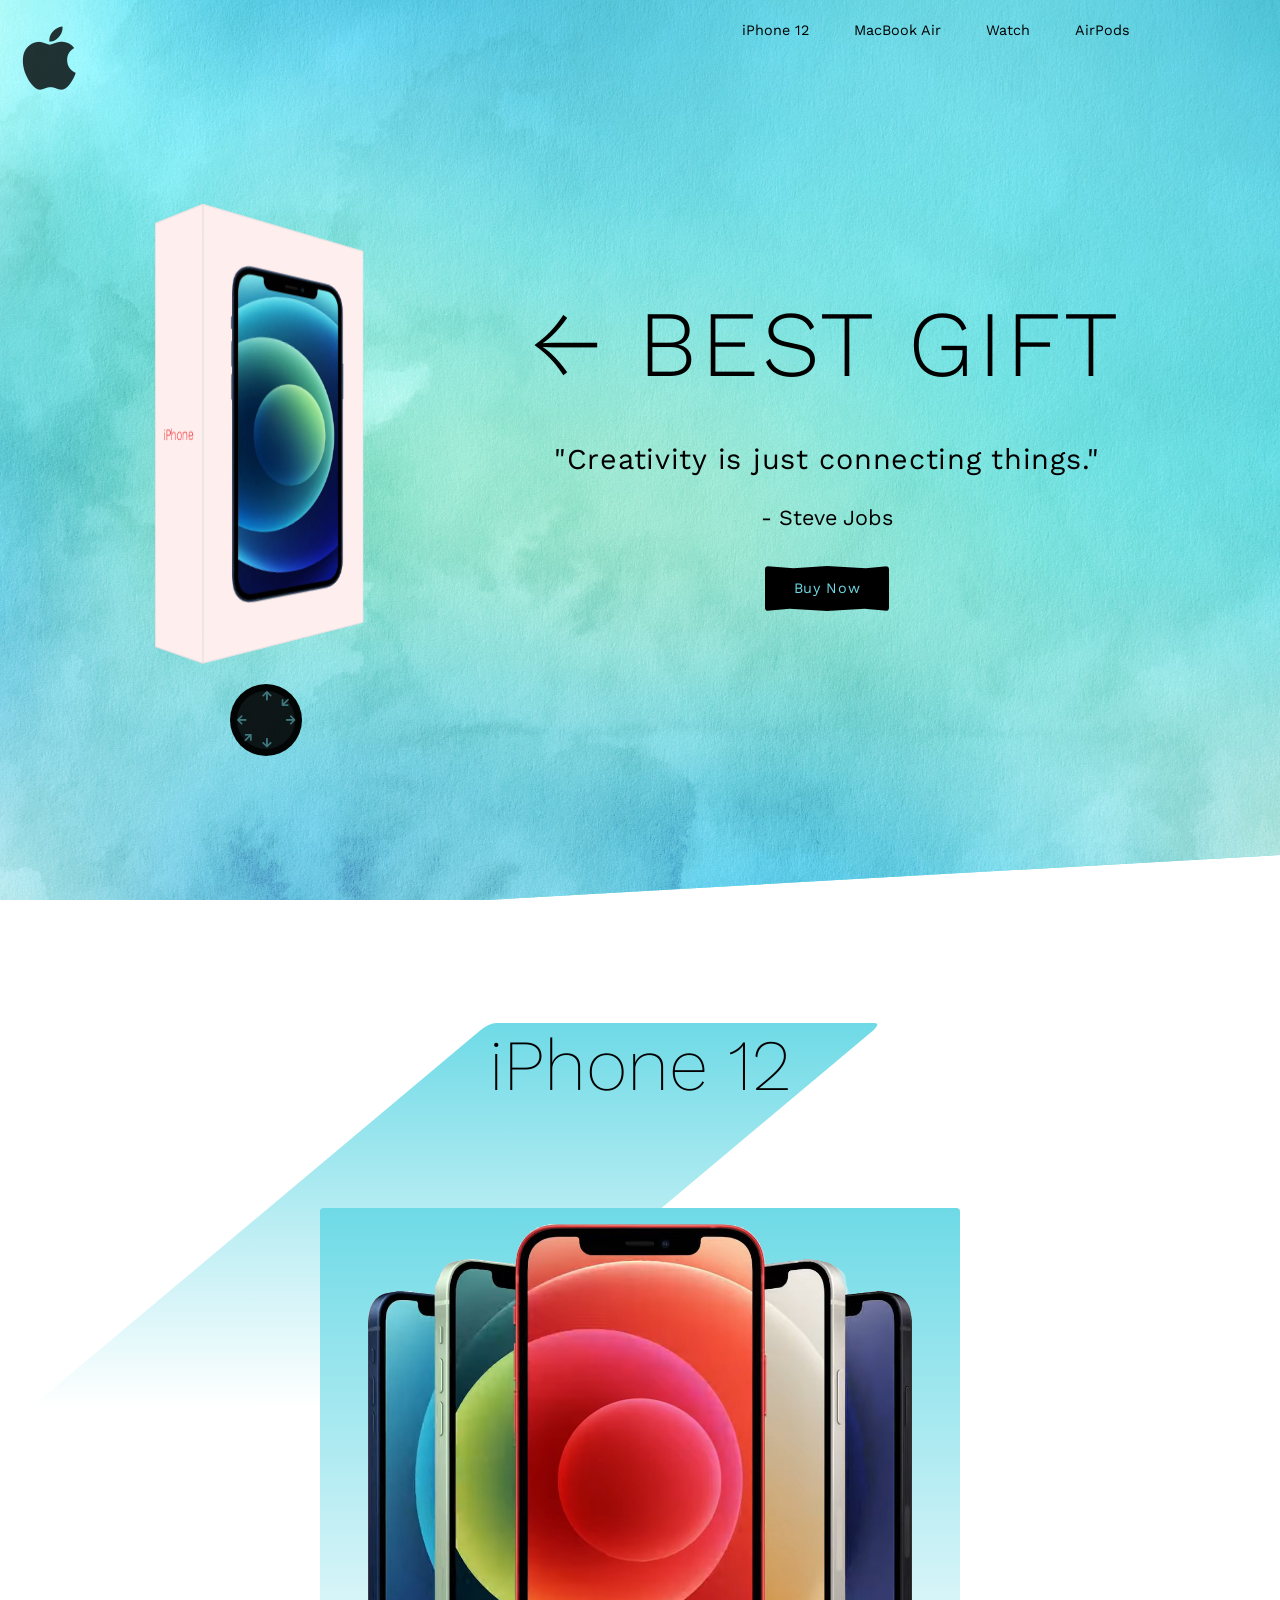
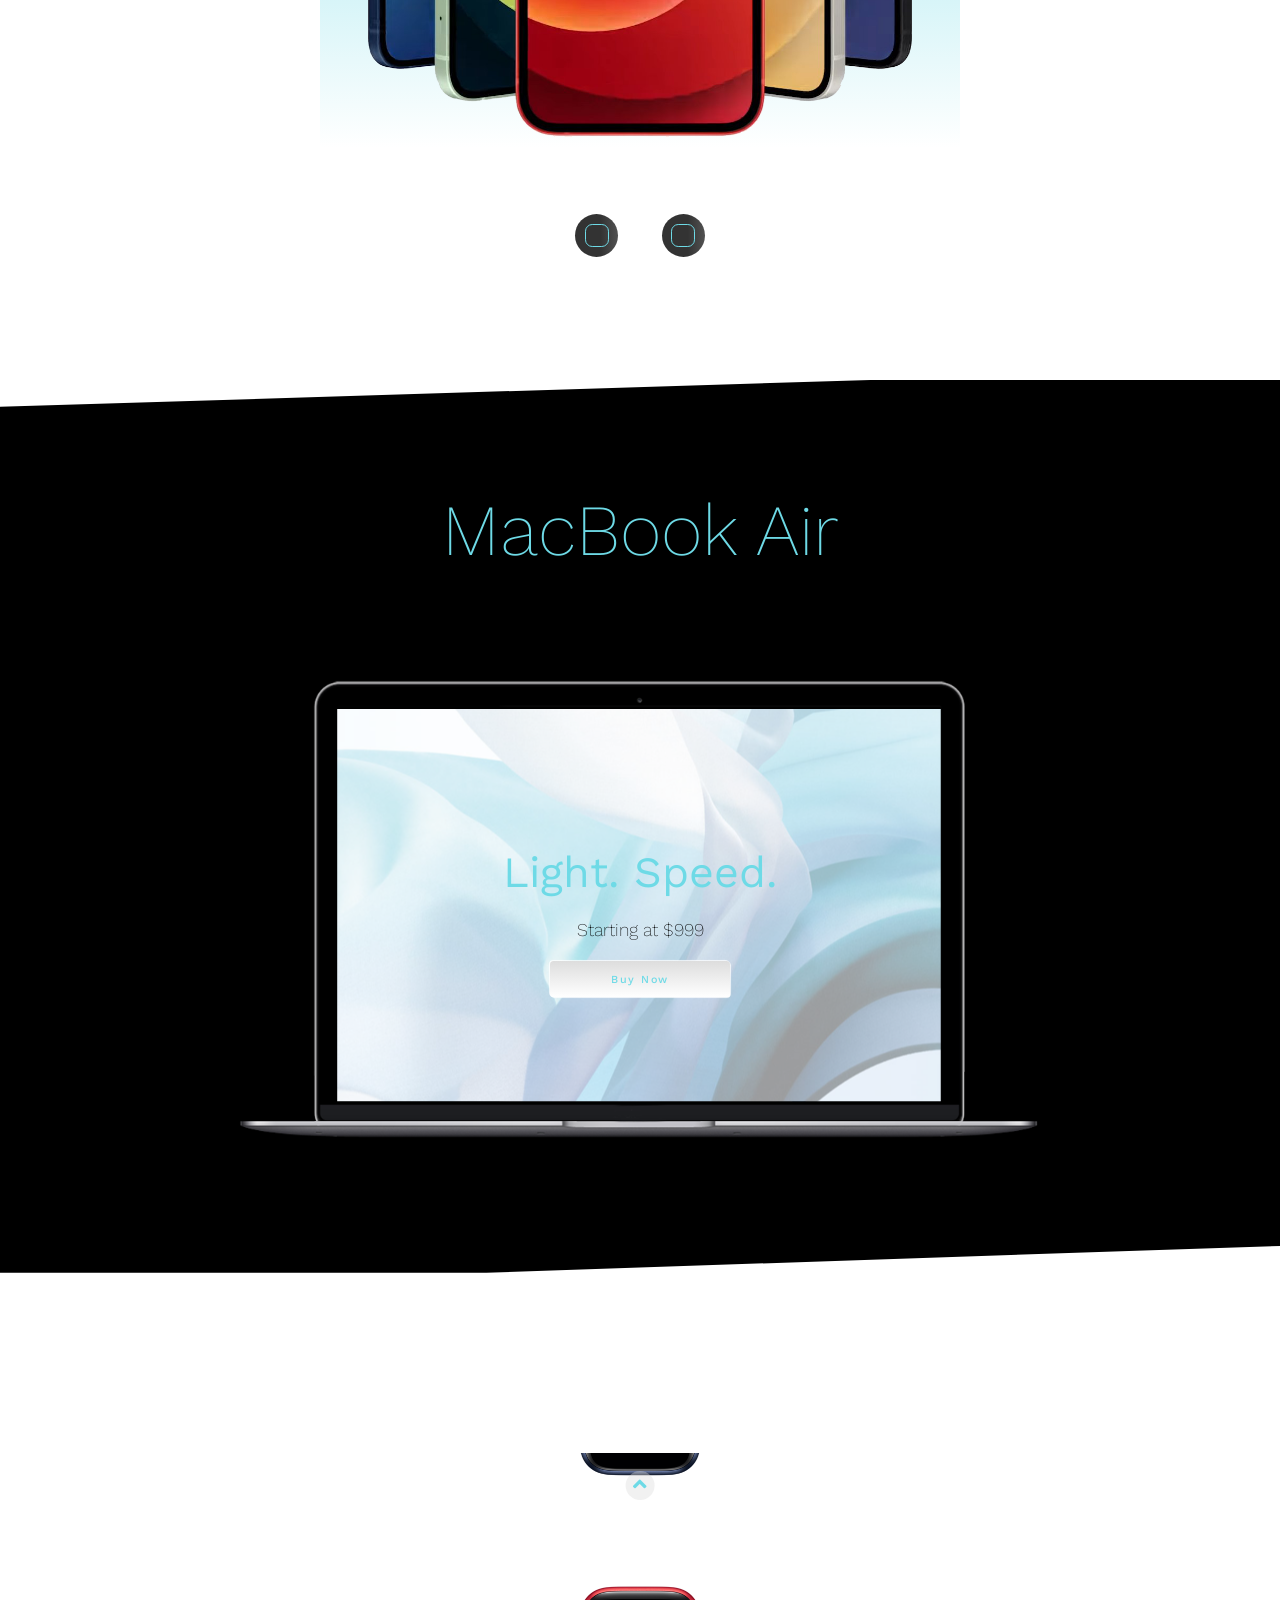
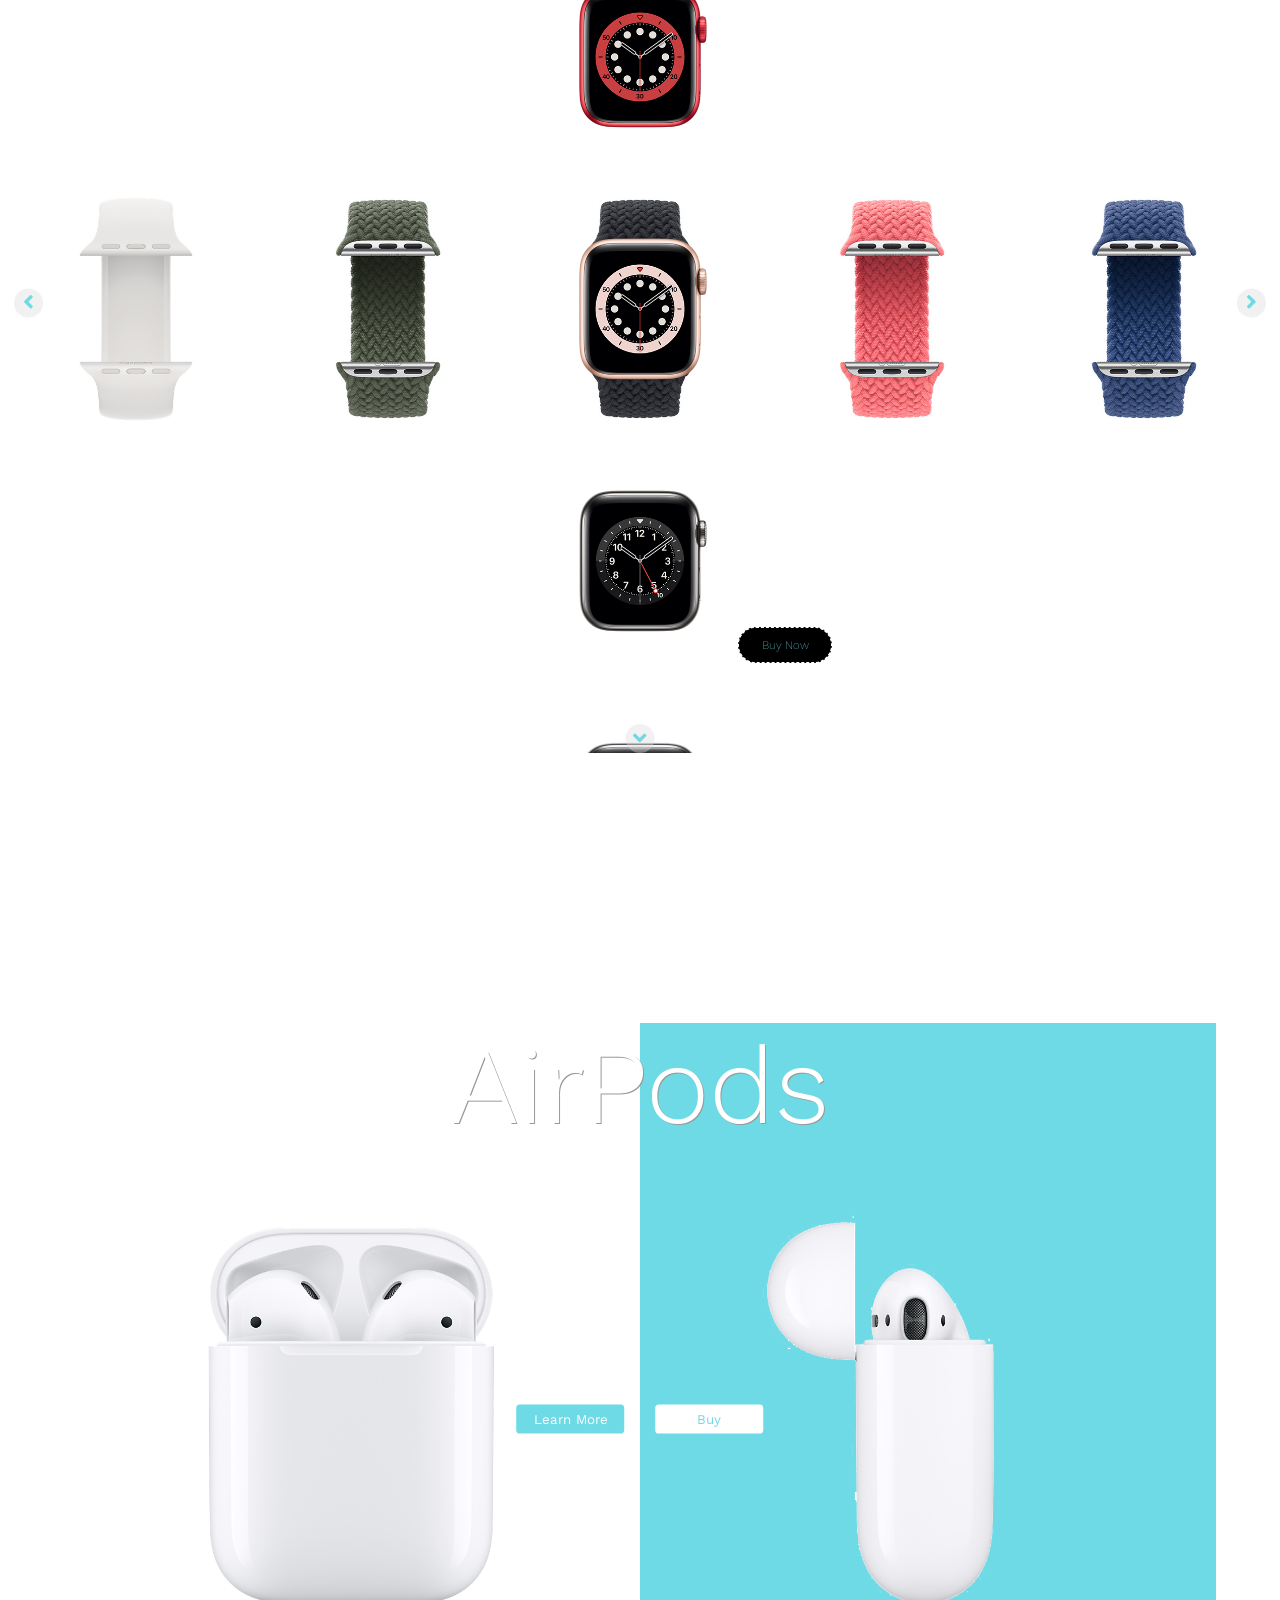
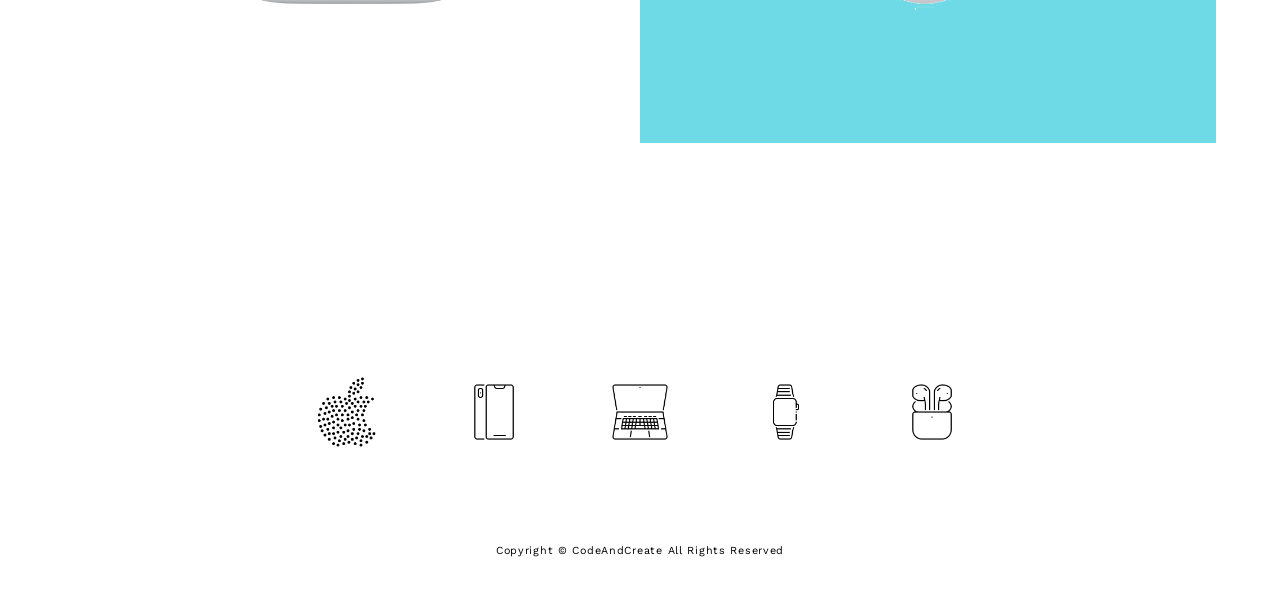
<file: Apple-ECommerce/index.html>
<!DOCTYPE html>
<html lang="en">
<head>
    <meta charset="UTF-8">
    <meta name="viewport" content="width=device-width, initial-scale=1.0">
    <title>Apple eCommerce</title>
    <link rel="shortcut icon" href="images/Icons/home-icon.png">
    <link rel="stylesheet" href="style.css">
    <link rel="stylesheet" href="https://cdnjs.cloudflare.com/ajax/libs/font-awesome/5.15.1/css/all.min.css">
</head>
<body>
    <div class="container">
        <!-- Section 1 -->
        <section class="section-1" id="section-1">
            <!-- Logo -->
            <a href="#" class="logo">
                <i class="fab fa-apple"></i>
            </a>
            <!--End of Logo -->

            <!-- Navbar -->
            <nav class="navbar">
                <a href="#section-2" class="navbar-link">iPhone 12</a>
                <a href="#section-3" class="navbar-link">MacBook Air</a>
                <a href="#section-3" class="navbar-link">Watch</a>
                <a href="#section-4" class="navbar-link">AirPods</a>
            </nav>
            <!-- End of Navbar -->

            <!-- Cube -->
            <div class="cube-wrapper">
                <div class="cube">
                    <div class="front-side">
                        <img src="images/iphone.png">
                    </div>
                    <div class="back-side center">
                        <i class="fab fa-apple"></i>
                    </div>
                </div>

                <!-- Controls -->
                <div class="controls">
                    <a href="#" class="top-x-control">
                        <i class="fas fa-arrow-up "></i>
                    </a>
                    <a href="#" class="bottom-x-control">
                        <i class="fas fa-arrow-down "></i>
                    </a>
                    <a href="#" class="left-y-control">
                        <i class="fas fa-arrow-left "></i>
                    </a>
                    <a href="#" class="right-y-control">
                        <i class="fas fa-arrow-right "></i>
                    </a>
                    <a href="#" class="top-z-control">
                        <i class="fas fa-arrow-down "></i>
                    </a>
                    <a href="#" class="bottom-z-control">
                        <i class="fas fa-arrow-up "></i>
                    </a>
                </div>
                <!-- End of Controls -->
            </div>
            <!-- End of Cube -->

            <!-- Banner -->
            <div class="section-1-banner center">
                <h1>&#8592; Best Gift</h1>
                <p>"Creativity is just connecting things."</p>
                <span> - Steve Jobs</span>
                <button type="button">Buy Now</button>
            </div>
            <!-- End of Banner -->

            <!-- Slideshow -->
            <div class="slideshow"></div>
            <!-- End of Slideshow -->
        </section>
        <!-- End of Section 1 -->

        <!-- Section 2 -->
        <section class="section-2" id="section-2">
            <!-- Section 2 Heading -->
            <h1 class="section-2-heading">iPhone 12</h1>
            <!-- End of Section 2 Heading -->

            <!-- Section 2 Images -->
            <div class="iphones">
                <img src="images/iPhones/iphones-1-img.png" class="iphone-img-1">
                <img src="images/iPhones/iphones-2-img.png" class="iphone-img-2">
            </div>
            <!-- End of Section 2 Images -->

            <!-- Section 2 Buttons -->
            <div class="iphone-btns">
                <a href="#" class="iphone-btn center"><span>Learn More</span></a>
                <a href="#" class="iphone-btn center"><span>Shop</span></a>
            </div>
            <!-- End of Section 2 Buttons -->
        </section>
        <!-- End of Section 2 -->

        <!-- Section 3 -->
        <section class="section-3 center" id="section-3">
            <!-- Section 3 Heading -->
            <h1 class="section-3-heading">MacBook Air</h1>
            <!-- End of Section 3 Heading -->

            <!-- Section 3 Content -->
            <div class="section-3-content center">
                <!-- Section 3 Images -->
                <img src="images/MacBook/macbook-screen.png" class="macbook-img-1">
                <img src="images/MacBook/macbook-keyboard.png" class="macbook-img-2">
                <!-- End of Section 3 Images -->

                <!-- Section 3 Loading -->
                <div class="loading-wrapper">
                    <div class="loading center">
                        <i class="fab fa-apple"></i>
                        <div class="progress-bar"></div>
                    </div>
                </div>
                <!-- End of Section 3 Loading -->

                <!-- Section 3 Info -->
                <div class="macbook-info">
                    <h2 class="macbook-info-heading">Light. Speed.</h2>
                    <p class="macbook-price">Starting at $999</p>
                    <button class="macbook-btn">Buy Now</button>
                </div>
                <!-- End of Section 3 Info -->
            </div>
            <!-- End of Section 3 Content -->
        </section>
        <!-- End of Section 3 -->

        <!-- Section 4 -->
        <section class="section-4 center" id="section-4">
            <!-- Section 4 Watches -->
            <div class="watches center">
                <!-- Watch Bands -->
                <div class="watch-bands center">
                    <img src="images/watches/watch-band-1.jpg" class="watch-band-img">
                    <img src="images/watches/watch-band-2.jpg" class="watch-band-img">
                    <img src="images/watches/watch-band-3.jpg" class="watch-band-img">
                    <img src="images/watches/watch-band-4.jpg" class="watch-band-img">
                    <img src="images/watches/watch-band-5.jpg" class="watch-band-img">
                    <img src="images/watches/watch-band-6.jpg" class="watch-band-img">
                    <img src="images/watches/watch-band-7.jpg" class="watch-band-img">
                    <img src="images/watches/watch-band-8.jpg" class="watch-band-img">
                    <img src="images/watches/watch-band-9.jpg" class="watch-band-img">
                </div>
                <!-- End of Watch Bands -->

                <!-- Watch Cases -->
                <div class="watch-cases center">
                    <img src="images/watches/watch-case-1.png" class="watch-case-img">
                    <img src="images/watches/watch-case-2.png" class="watch-case-img">
                    <img src="images/watches/watch-case-3.png" class="watch-case-img">
                    <img src="images/watches/watch-case-4.png" class="watch-case-img">
                    <img src="images/watches/watch-case-5.png" class="watch-case-img">
                    <img src="images/watches/watch-case-6.png" class="watch-case-img">
                    <img src="images/watches/watch-case-7.png" class="watch-case-img">
                    <img src="images/watches/watch-case-8.png" class="watch-case-img">
                    <img src="images/watches/watch-case-9.png" class="watch-case-img">
                </div>
                <!-- End of Watch Cases -->
            </div>
            <!-- End of Section 4 Watches -->

            <!-- Watch Controls -->
            <a href="#" class="watch-control watch-top-control center">
                <i class="fas fa-angle-up"></i>
            </a>
            <a href="#" class="watch-control watch-right-control center">
                <i class="fas fa-angle-right"></i>
            </a>
            <a href="#" class="watch-control watch-bottom-control center">
                <i class="fas fa-angle-down"></i>
            </a>
            <a href="#" class="watch-control watch-left-control center">
                <i class="fas fa-angle-left"></i>
            </a>
            <!-- End of Watch Controls -->

            <!-- Watch Button -->
            <button class="watch-btn">Buy Now</button>
            <!-- End of Watch Button -->
        </section>
        <!-- End of Section 4 -->

        <!-- Section 5 -->
        <section class="section-5 center" id="section-5">
            <!-- Section 5 Content -->
            <div class="airpods">
                <!-- Section 5 Heading -->
                <h1 class="section-5-heading">AirPods</h1>
                <!-- End of Section 5 Heading -->

                <!-- Section 5 Images -->
                <img src="images/AirPods/airpods-1.png" class="airpods-img-1">
                <img src="images/AirPods/airpods-2.png" class="airpods-img-2">
                <!-- End of Section 5 Images -->

                <!-- Section 5 Buttons -->
                <div class="airpods-buttons">
                    <button class="airpods-btn">Learn More</button>
                    <button class="airpods-btn">Buy</button>
                </div>
                <!-- End of Section 5 Buttons -->
            </div>
            <!-- End of Section 5 Content -->
        </section>
        <!-- End of Section 5 -->

        <!-- Section 6 -->
        <section class="section-6 center">
            <div class="section-6-icons">
                <a href="#section-1" class="icon-link">
                    <img src="images/Icons/home-icon.png">
                </a>
                <a href="#section-2" class="icon-link">
                    <img src="images/Icons/iphone-icon.png">
                </a>
                <a href="#section-3" class="icon-link">
                    <img src="images/Icons/macbook-icon.png">
                </a>
                <a href="#section-4" class="icon-link">
                    <img src="images/Icons/watch-icon.png">
                </a>
                <a href="#section-5" class="icon-link">
                    <img src="images/Icons/airpods-icon.png">
                </a>
            </div>
            <p class="copyright">Copyright &copy; CodeAndCreate All Rights Reserved</p>
        </section>
        <!-- End of Section 6 -->
    </div>
    <script src="script.js"></script>
</body>
</html>
</file>
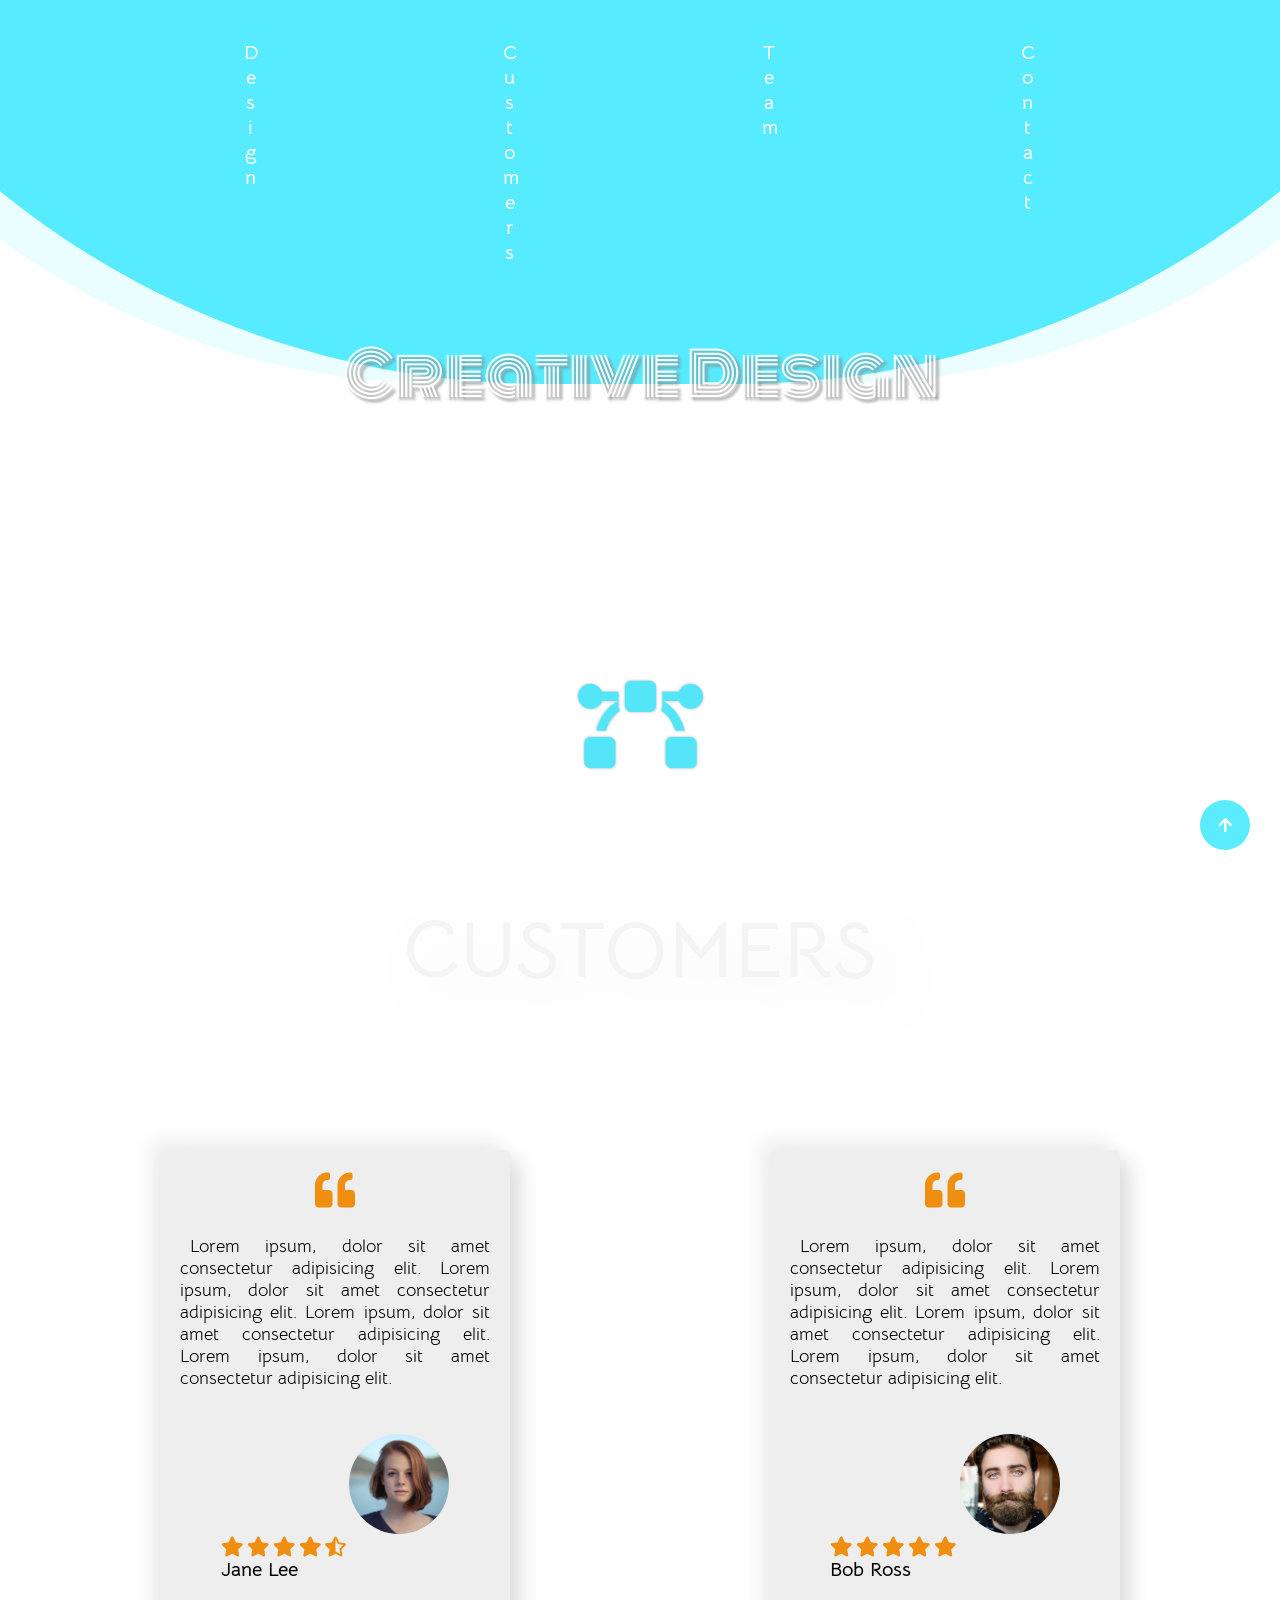
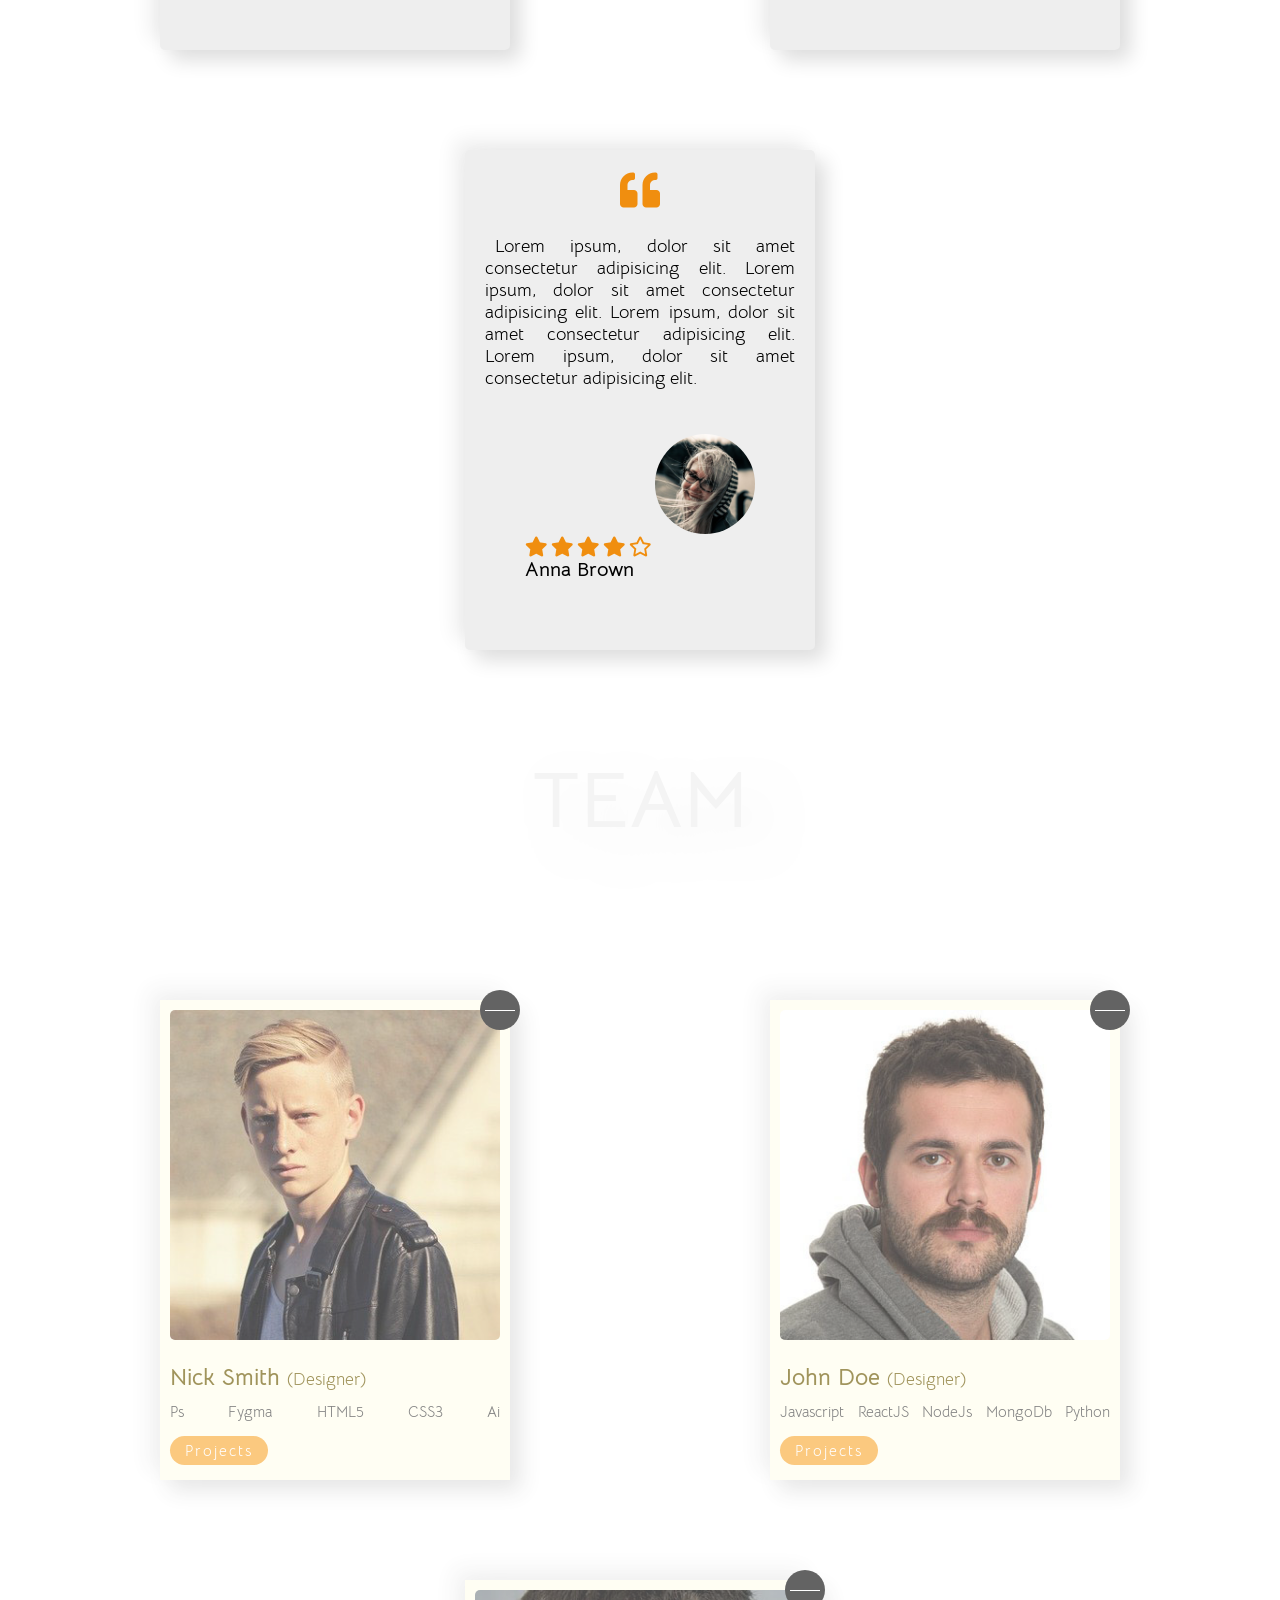
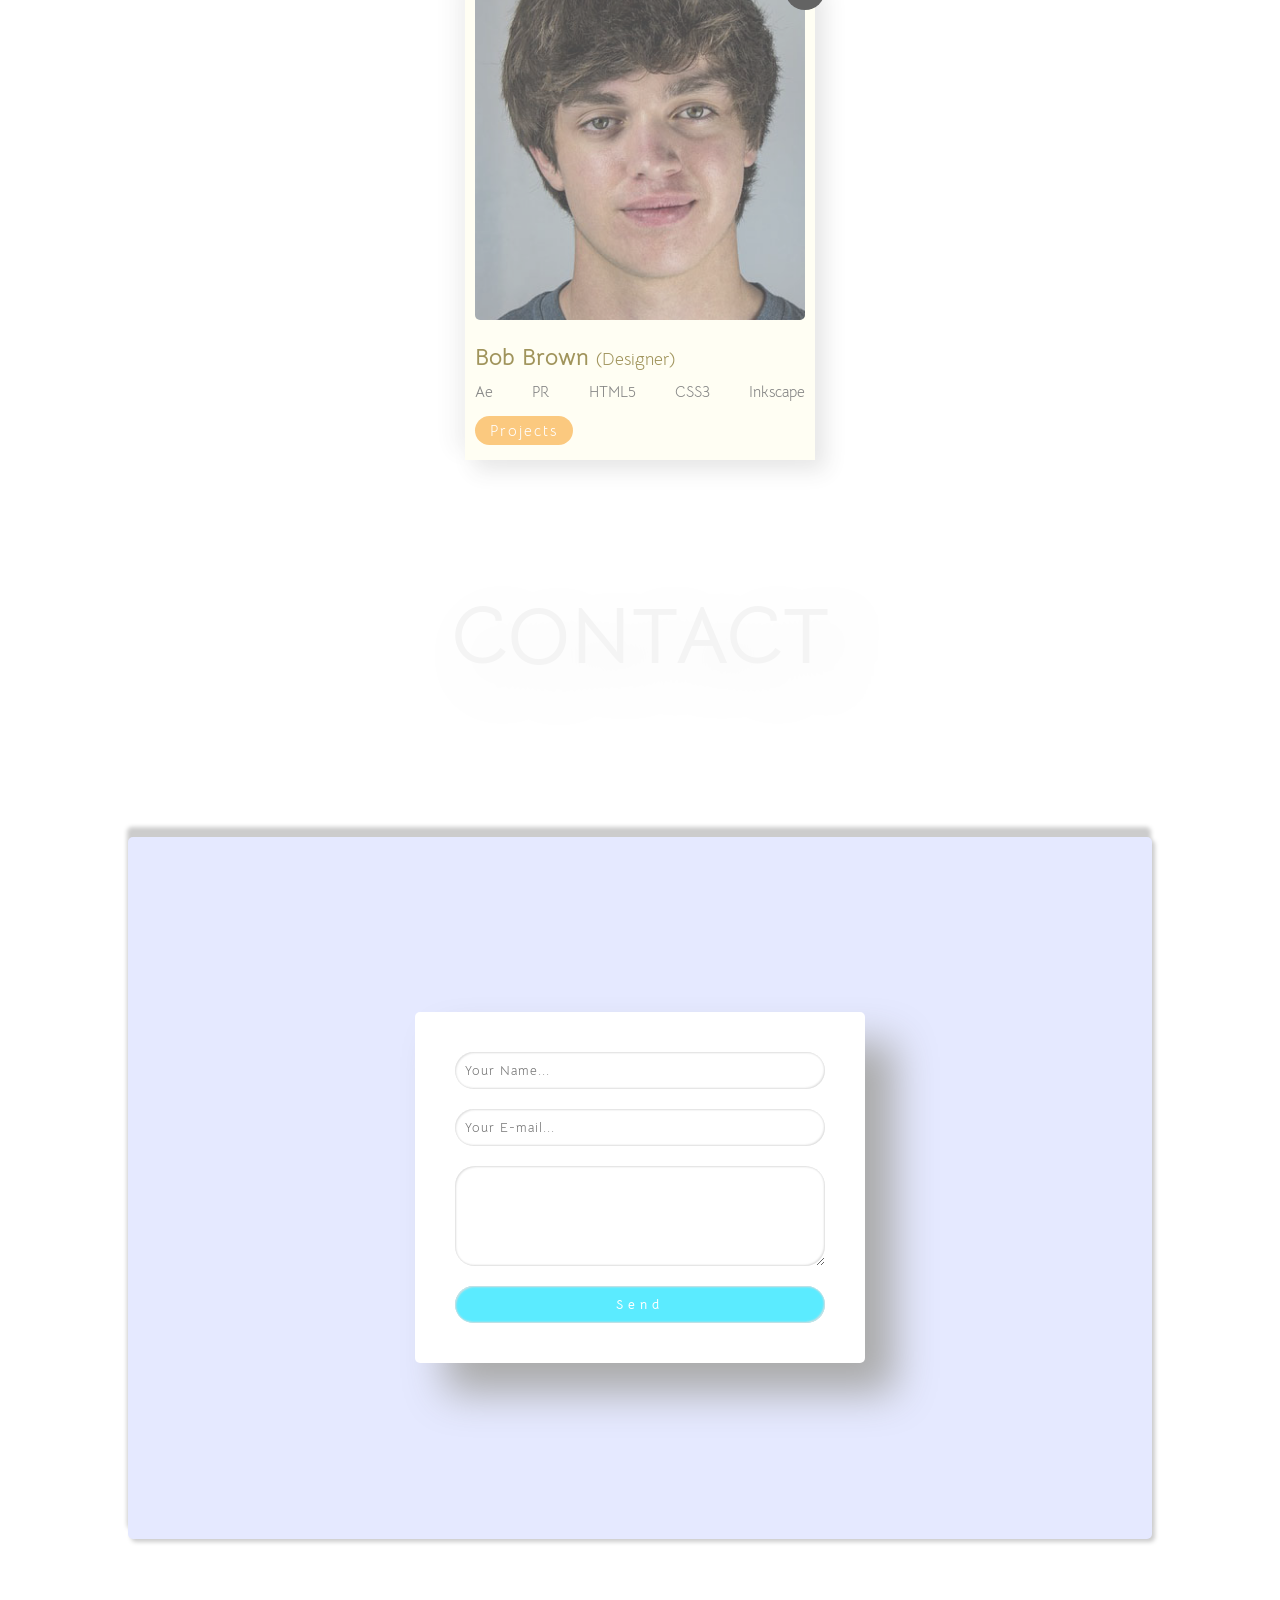
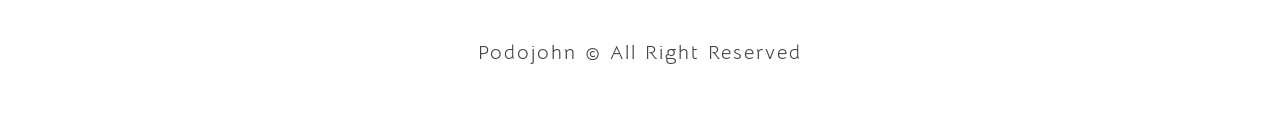
<file: Creative+Design/index.html>
<!DOCTYPE html>
<html lang="en">
  <head>
    <meta charset="UTF-8" />
    <meta name="viewport" content="width=device-width, initial-scale=1.0" />
    <title>Creative Design</title>
    <link rel="stylesheet" href="style.css" />
    <link
      rel="stylesheet"
      href="https://cdnjs.cloudflare.com/ajax/libs/font-awesome/5.15.1/css/all.min.css"
    />
  </head>
  <body>
    <div class="container">
      <!-- Section 1 -->
      <section class="section-1" id="home">
        <nav class="navbar">
          <a href="#home" class="navbar-link">Design</a>
          <a href="#customers" class="navbar-link">Customers</a>
          <a href="#team" class="navbar-link">Team</a>
          <a href="#contact" class="navbar-link">Contact</a>
        </nav>
        <div class="floating-bg"></div>
        <h1 class="section-1-heading">Creative Design</h1>
        <div class="logo"><i class="fas fa-bezier-curve"></i></div>
      </section>
      <!-- End of Section 1 -->
      <!-- Section 2 -->
      <section class="section-2" id="customers">
        <h1 class="section-heading">Customers</h1>
        <div class="customers-wrapper">
          <div class="customer">
            <i class="fas fa-quote-left"></i>
            <p class="customer-text">
              Lorem ipsum, dolor sit amet consectetur adipisicing elit. Lorem
              ipsum, dolor sit amet consectetur adipisicing elit. Lorem ipsum,
              dolor sit amet consectetur adipisicing elit. Lorem ipsum, dolor
              sit amet consectetur adipisicing elit.
            </p>
            <div class="customer-rating">
              <i class="fas fa-star"></i>
              <i class="fas fa-star"></i>
              <i class="fas fa-star"></i>
              <i class="fas fa-star"></i>
              <i class="fas fa-star-half-alt"></i>
              <img
                src="images/customer-img-1.jpg"
                alt=""
                class="customer-img"
              />
              <h4 class="customer-name">Jane Lee</h4>
            </div>
          </div>
          <div class="customer">
            <i class="fas fa-quote-left"></i>
            <p class="customer-text">
              Lorem ipsum, dolor sit amet consectetur adipisicing elit. Lorem
              ipsum, dolor sit amet consectetur adipisicing elit. Lorem ipsum,
              dolor sit amet consectetur adipisicing elit. Lorem ipsum, dolor
              sit amet consectetur adipisicing elit.
            </p>
            <div class="customer-rating">
              <i class="fas fa-star"></i>
              <i class="fas fa-star"></i>
              <i class="fas fa-star"></i>
              <i class="fas fa-star"></i>
              <i class="fas fa-star"></i>
              <img
                src="images/customer-img-2.jpg"
                alt=""
                class="customer-img"
              />
              <h4 class="customer-name">Bob Ross</h4>
            </div>
          </div>
          <div class="customer">
            <i class="fas fa-quote-left"></i>
            <p class="customer-text">
              Lorem ipsum, dolor sit amet consectetur adipisicing elit. Lorem
              ipsum, dolor sit amet consectetur adipisicing elit. Lorem ipsum,
              dolor sit amet consectetur adipisicing elit. Lorem ipsum, dolor
              sit amet consectetur adipisicing elit.
            </p>
            <div class="customer-rating">
              <i class="fas fa-star"></i>
              <i class="fas fa-star"></i>
              <i class="fas fa-star"></i>
              <i class="fas fa-star"></i>
              <i class="far fa-star"></i>
              <img
                src="images/customer-img-3.jpg"
                alt=""
                class="customer-img"
              />
              <h4 class="customer-name">Anna Brown</h4>
            </div>
          </div>
        </div>
      </section>
      <!-- End of Section 2 -->
      <!-- Section 3 -->
      <div class="section-3" id="team">
        <h1 class="section-heading">Team</h1>
        <div class="team-wrapper">
          <div class="team-member">
            <img
              src="images/team-member-1.jpg"
              alt=""
              class="team-member-img"
            />
            <h2 class="team-member-name">Nick Smith <span>(Designer)</span></h2>
            <ul class="team-member-skills">
              <li>Ps</li>
              <li>Fygma</li>
              <li>HTML5</li>
              <li>CSS3</li>
              <li>Ai</li>
            </ul>
            <a href="" class="projects-btn">Projects</a>
            <div class="story-btn" title="My Story">
              <div class="story-btn-line"></div>
            </div>
            <div class="story">
              <h4 class="story-heading">About Me</h4>
              <p class="story-paragraph">
                Lorem ipsum dolor sit amet consectetur, adipisicing elit.
                Magnam, autem.
              </p>
            </div>
          </div>
          <div class="team-member">
            <img
              src="images/team-member-3.jpg"
              alt=""
              class="team-member-img"
            />
            <h2 class="team-member-name">John Doe <span>(Designer)</span></h2>
            <ul class="team-member-skills">
              <li>Javascript</li>
              <li>ReactJS</li>
              <li>NodeJs</li>
              <li>MongoDb</li>
              <li>Python</li>
            </ul>
            <a href="" class="projects-btn">Projects</a>
            <div class="story-btn" title="My Story">
              <div class="story-btn-line"></div>
            </div>
            <div class="story">
              <h4 class="story-heading">About Me</h4>
              <p class="story-paragraph">
                Lorem ipsum dolor sit amet consectetur, adipisicing elit.
                Magnam, autem.
              </p>
            </div>
          </div>
          <div class="team-member">
            <img
              src="images/team-member-2.jpg"
              alt=""
              class="team-member-img"
            />
            <h2 class="team-member-name">Bob Brown <span>(Designer)</span></h2>
            <ul class="team-member-skills">
              <li>Ae</li>
              <li>PR</li>
              <li>HTML5</li>
              <li>CSS3</li>
              <li>Inkscape</li>
            </ul>
            <a href="" class="projects-btn">Projects</a>
            <div class="story-btn" title="My Story">
              <div class="story-btn-line"></div>
            </div>
            <div class="story">
              <h4 class="story-heading">About Me</h4>
              <p class="story-paragraph">
                Lorem ipsum dolor sit amet consectetur, adipisicing elit.
                Magnam, autem.
              </p>
            </div>
          </div>
        </div>
      </div>
      <!-- End of Section 3 -->
      <!-- Section 4 -->
      <section class="section-4" id="contact">
        <h1 class="section-heading">Contact</h1>
        <div class="form-container">
          <img src="images/form-img.png" class="form-img" alt="" />
          <form action="" class="contact-form">
            <input type="text" placeholder="Your Name..." />
            <input type="email" placeholder="Your E-mail..." />
            <textarea value="Your Message"></textarea>
            <input type="submit" value="Send" />
          </form>
        </div>
        <p class="copyright">Podojohn &copy; All Right Reserved</p>
      </section>
      <!-- End of Section 4 -->
      <a href="#home" class="scroll-up-btn"><i class="fas fa-arrow-up"></i></a>
    </div>

    <script src="script.js"></script>
  </body>
</html>
</file>
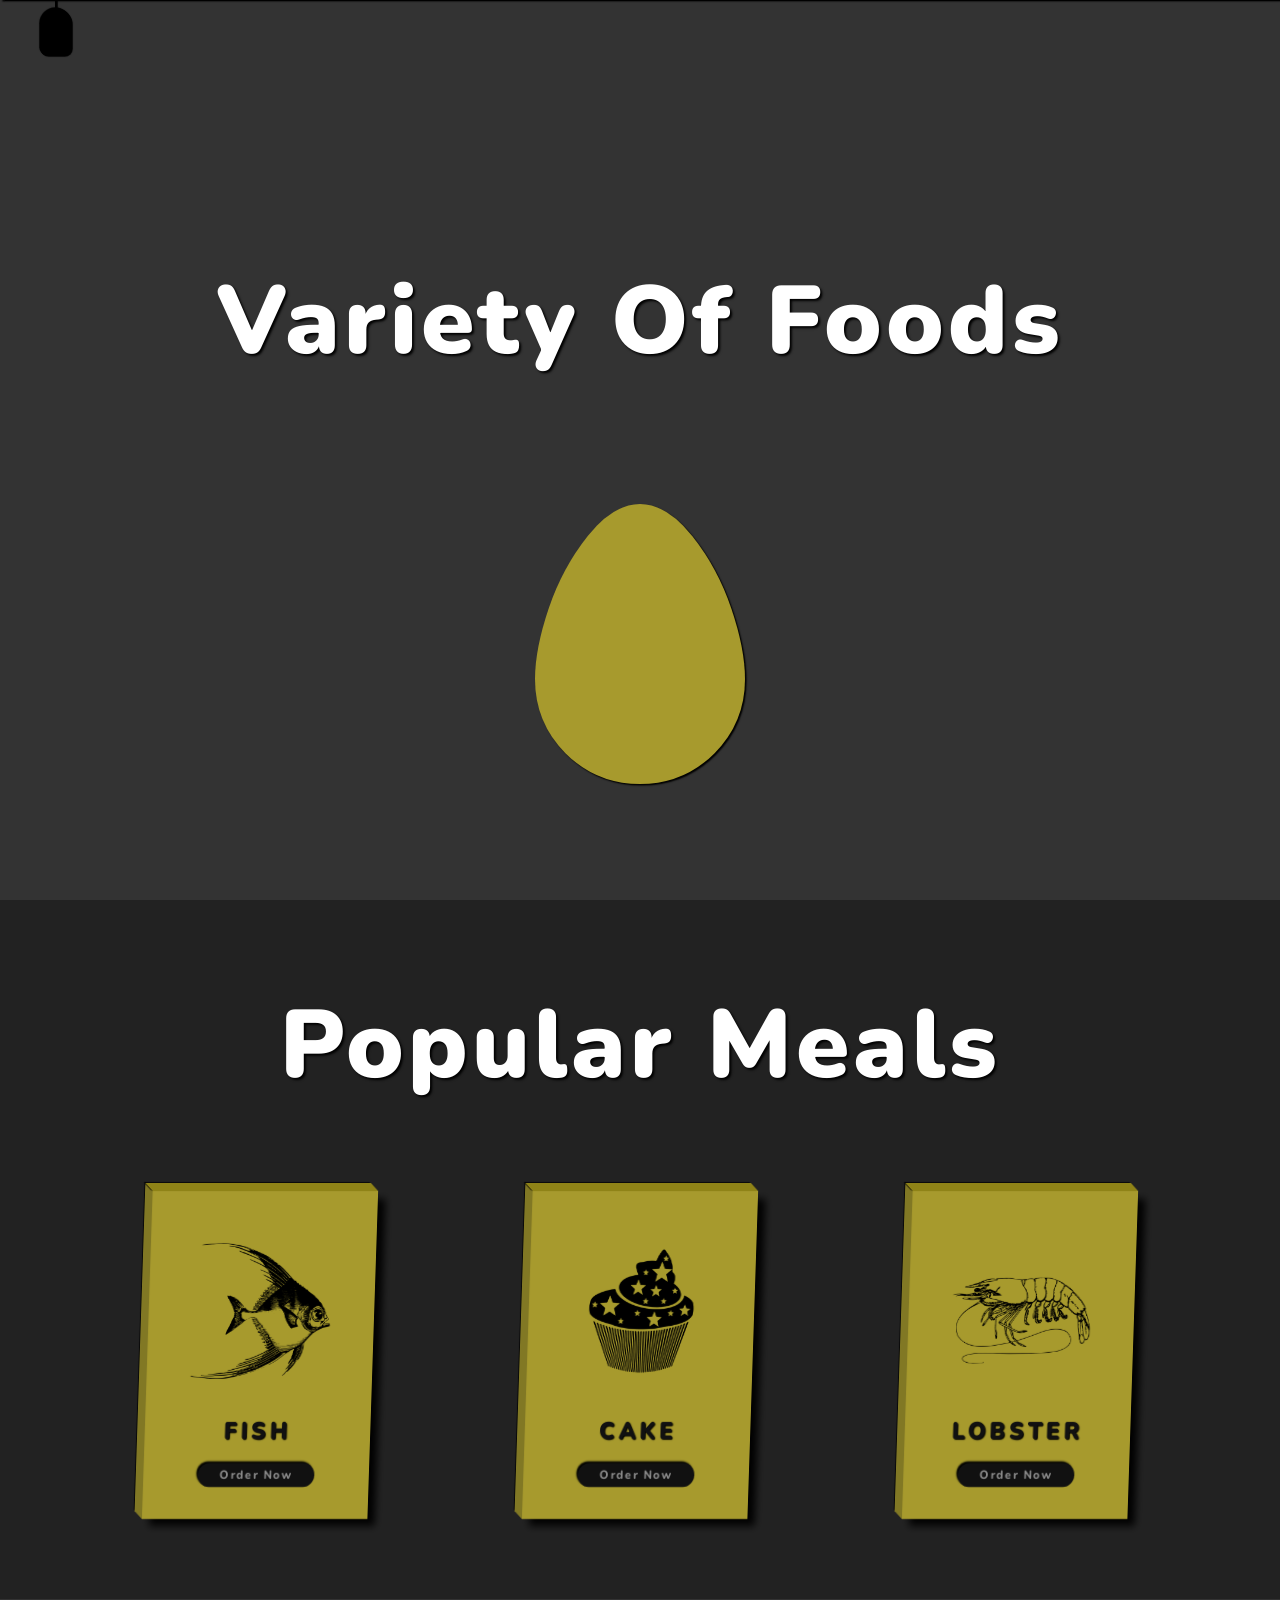
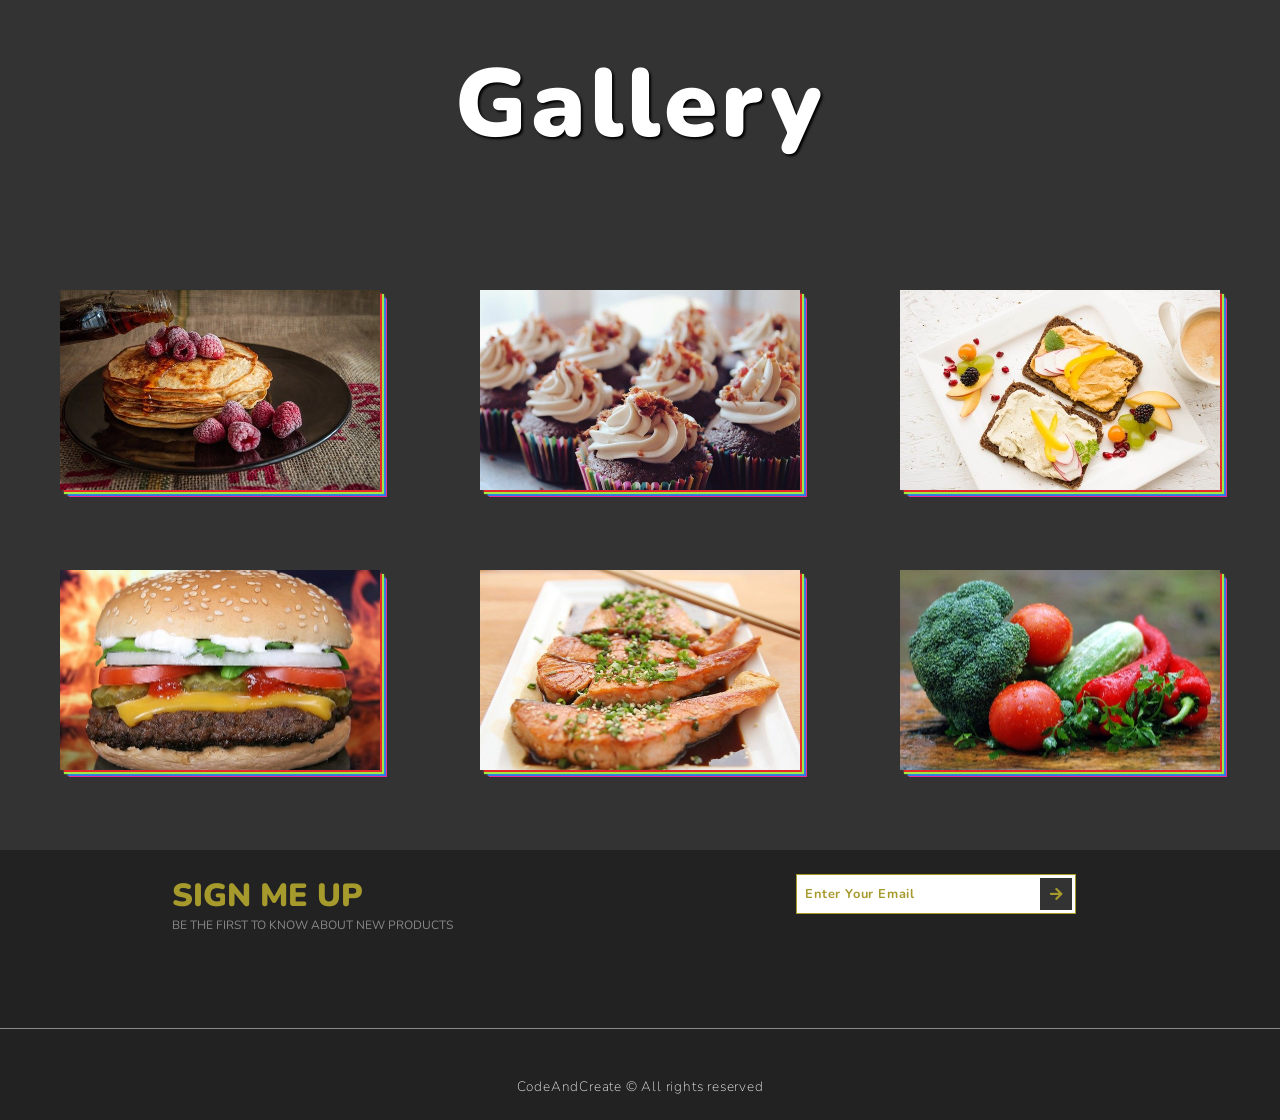
<file: Foods/index.html>
<!DOCTYPE html>
<html lang="en">
  <head>
    <meta charset="UTF-8" />
    <meta name="viewport" content="width=device-width, initial-scale=1.0" />
    <title>Foods</title>
    <link rel="stylesheet" href="style.css" />
    <link
      rel="stylesheet"
      href="https://cdnjs.cloudflare.com/ajax/libs/font-awesome/5.15.1/css/all.min.css"
    />
  </head>
  <body>
    <!-- Navbar  -->
    <nav class="navbar target">
      <a href="#" class="navbar-link">
        <i class="fas fa-home"></i>
        <span>Home</span>
      </a>
      <a href="#" class="navbar-link">
        <i class="fas fa-utensils"></i>
        <span>Meals</span>
      </a>
      <a href="#" class="navbar-link">
        <i class="fas fa-hamburger"></i>
        <span>Burger</span>
      </a>
      <a href="#" class="navbar-link">
        <i class="fas fa-pizza-slice"></i>
        <span>Pizza</span>
      </a>
      <a href="#" class="navbar-link">
        <i class="fas fa-blender-phone"></i>
        <span>Contact</span>
      </a>
    </nav>
    <div class="menu target"></div>
    <!-- End of Navbar  -->

    <div class="container">
      <!-- Section 1 -->
      <section class="section-1">
        <h1 class="section-heading">variety of foods</h1>
        <div class="section-1-icons">
          <i class="change fas fa-egg"></i>
          <i class="fas fa-stroopwafel"></i>
          <i class="fas fa-cheese"></i>
          <i class="fas fa-hotdog"></i>
          <i class="fas fa-drumstick-bite"></i>
          <i class="fas fa-apple-alt"></i>
          <i class="fas fa-ice-cream"></i>
          <i class="fas fa-fish"></i>
          <i class="fas fa-cookie"></i>
          <i class="fas fa-seedling"></i>
        </div>
      </section>
      <!-- End Section 1 -->

      <!-- Section 2 -->
      <section class="section-2">
        <h1 class="section-heading">popular meals</h1>
        <div class="cards-container">
          <div class="card">
            <img src="images/card-img-1.png" class="card-img" />
            <h3 class="card-name">Fish</h3>
            <button class="card-btn">Order now</button>
          </div>
          <div class="card">
            <img src="images/card-img-2.png" class="card-img" />
            <h3 class="card-name">Cake</h3>
            <button class="card-btn">Order now</button>
          </div>
          <div class="card">
            <img src="images/card-img-3.png" class="card-img" />
            <h3 class="card-name">Lobster</h3>
            <button class="card-btn">Order now</button>
          </div>
        </div>
      </section>
      <!-- End of Section 2 -->

      <!-- Section 3 -->
      <section class="section-3">
        <h1 class="section-heading">Gallery</h1>
        <div class="gallery">
          <a href="#" class="gallery-link" title="Order Now">
            <img src="./images/gallery-img-1.jpg" class="food-img" />
            <h3 class="food-name">Pancakes</h3>
            <p class="food-description">
              Lorem ipsum dolor sit amet consectetur adipisicing elit. Ipsa
              commodi possimus iure hic excepturi. Corporis!
            </p>
          </a>
          <a href="#" class="gallery-link" title="Order Now">
            <img src="./images/gallery-img-2.jpg" class="food-img" />
            <h3 class="food-name">Cupcakes</h3>
            <p class="food-description">
              Lorem ipsum dolor sit amet consectetur adipisicing elit. Ipsa
              commodi possimus iure hic excepturi. Corporis!
            </p>
          </a>
          <a href="#" class="gallery-link" title="Order Now">
            <img src="./images/gallery-img-3.jpg" class="food-img" />
            <h3 class="food-name">Hummus</h3>
            <p class="food-description">
              Lorem ipsum dolor sit amet consectetur adipisicing elit. Ipsa
              commodi possimus iure hic excepturi. Corporis!
            </p>
          </a>
          <a href="#" class="gallery-link" title="Order Now">
            <img src="./images/gallery-img-4.jpg" class="food-img" />
            <h3 class="food-name">Hamburger</h3>
            <p class="food-description">
              Lorem ipsum dolor sit amet consectetur adipisicing elit. Ipsa
              commodi possimus iure hic excepturi. Corporis!
            </p>
          </a>
          <a href="#" class="gallery-link" title="Order Now">
            <img src="./images/gallery-img-5.jpg" class="food-img" />
            <h3 class="food-name">Salmon</h3>
            <p class="food-description">
              Lorem ipsum dolor sit amet consectetur adipisicing elit. Ipsa
              commodi possimus iure hic excepturi. Corporis!
            </p>
          </a>
          <a href="#" class="gallery-link" title="Order Now">
            <img src="./images/gallery-img-6.jpg" class="food-img" />
            <h3 class="food-name">Vegetables</h3>
            <p class="food-description">
              Lorem ipsum dolor sit amet consectetur adipisicing elit. Ipsa
              commodi possimus iure hic excepturi. Corporis!
            </p>
          </a>
        </div>
      </section>
      <!-- End of Section 3 -->

      <!-- Section 4 -->
      <section class="section-4">
        <div class="section-4-text">
          <h2 class="section-4-heading">Sign Me Up</h2>
          <p class="section-4-paragraph">
            BE THE FIRST TO KNOW ABOUT NEW PRODUCTS
          </p>
        </div>
        <form class="signup-form">
          <input
            type="email"
            class="signup-form-input"
            placeholder="Enter Your Email"
          />
          <button type="submit" class="signup-form-btn">
            <i class="fas fa-arrow-right"></i>
          </button>
        </form>
        <p class="copyright">CodeAndCreate &copy; All rights reserved</p>
      </section>
      <!-- End of Section 4 -->
    </div>
    <script src="script.js"></script>
  </body>
</html>
</file>
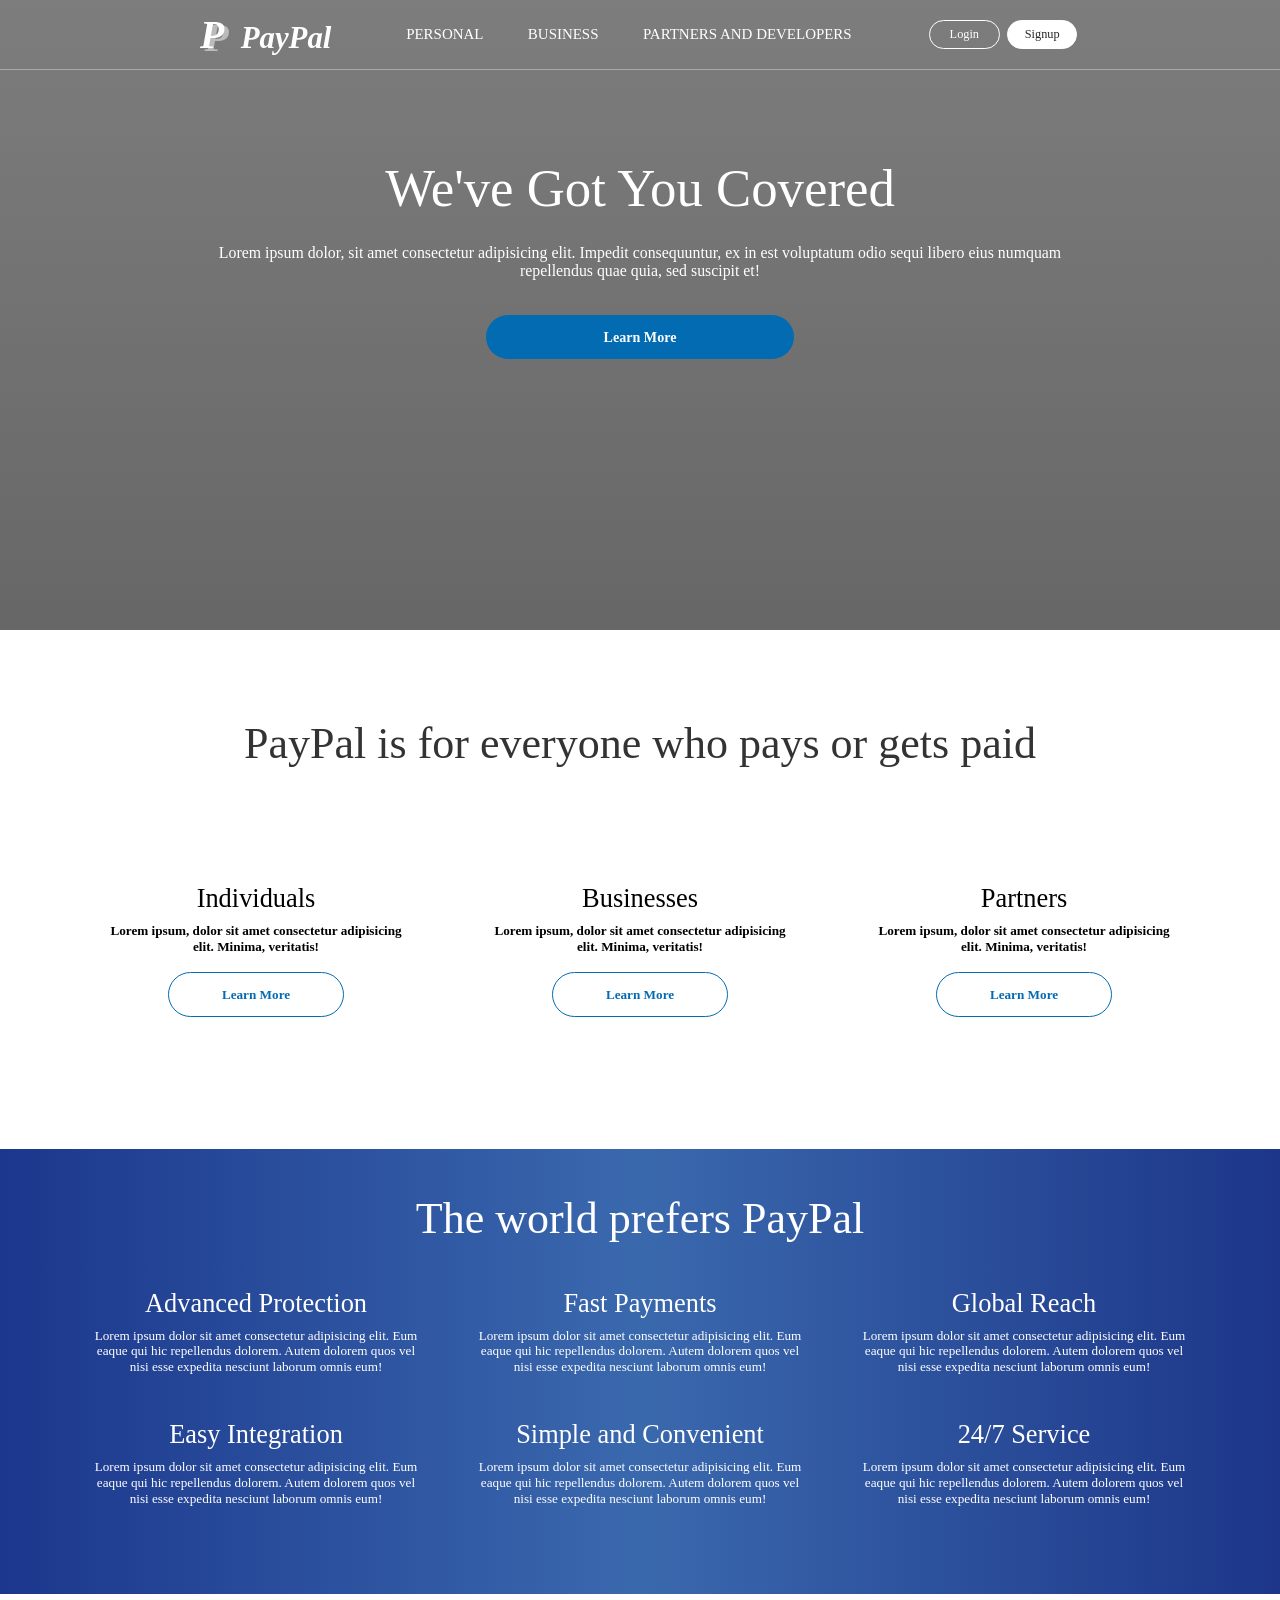
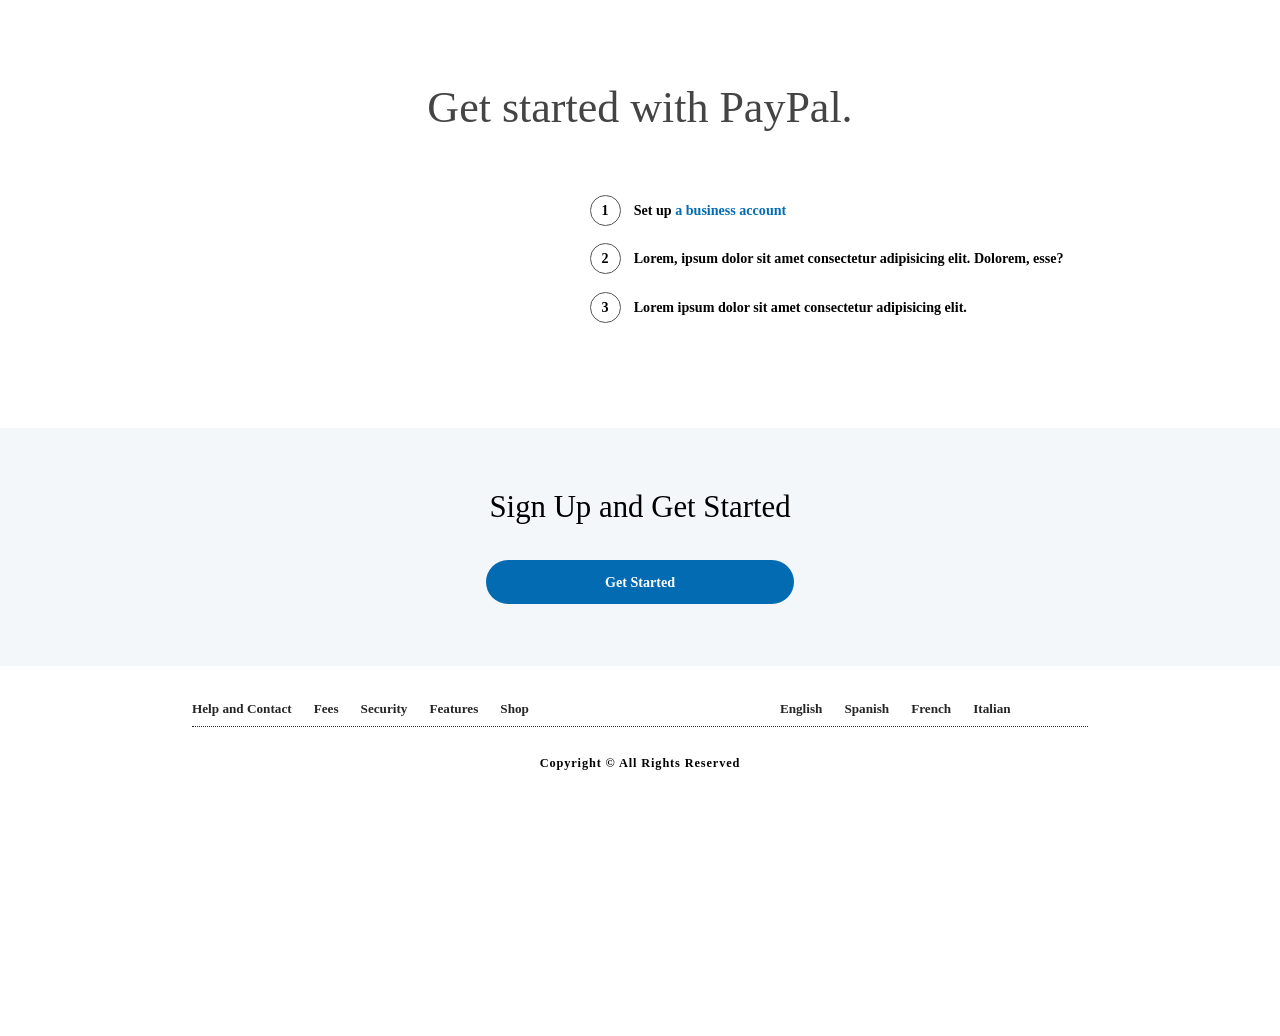
<file: PaypalClone/index.html>
<!DOCTYPE html>
<html lang="en">
<head>
    <meta charset="UTF-8">
    <meta name="viewport" content="width=device-width, initial-scale=1.0">
    <title>Send Money, Pay Online, or Set Up a Merchant Account.</title>
    <link rel="stylesheet" href="style.css">
    <link rel="stylesheet" href="https://cdnjs.cloudflare.com/ajax/libs/font-awesome/5.15.1/css/all.min.css">
    <link rel="preconnect" href="https://fonts.gstatic.com">
    <link href="https://fonts.googleapis.com/css2?family=Baloo+Da+2:wght@400;500;600;700;800&display=swap" rel="stylesheet">
</head>
<body>

    <div class="container">
        <!-- Front Page -->
        <div class="front-page">
            <!-- Section 1 -->
            <section class="section-1">
                <div class="navbar-wrapper">
                    <nav class="navbar">
                        <div class="menu">
                            <div class="menu-icon">
                                <div class="line line-1"></div>
                                <div class="line line-2"></div>
                                <div class="line line-3"></div>
                            </div>
                            <span>Menu</span>
                        </div>
                        <div class="navbar-logo logo">
                            <span class="p-1">P</span>
                            <span class="p-2">P</span>
                            PayPal
                        </div>
                        <ul class="nav-list">
                            <li class="nav-list-item dropdown-hover">
                                <a href="#" class="nav-list-link show-dropdown">Personal <i class="fas fa-chevron-down"></i></a>
                                <ul class="nav-dropdown nav-dropdown-personal">
                                    <li class="nav-dropdown-item dropdown-heading">
                                        <a href="#" class="dropdown-heading-link">
                                            <i class="fas fa-chevron-down"></i> Personal
                                        </a>
                                    </li>
                                    <li class="nav-dropdown-item">
                                        <a href="#" class="nav-dropdown-link-1">How PayPal works</a>
                                        <a href="#" class="nav-dropdown-link-2">What can you do with a personal account</a>
                                    </li>
                                    <li class="nav-dropdown-item">
                                        <a href="#" class="nav-dropdown-link-1">Pay online</a>
                                        <a href="#" class="nav-dropdown-link-2">Online payment without borders</a>
                                    </li>
                                    <li class="nav-dropdown-item">
                                        <a href="#" class="nav-dropdown-link-1">Send payments</a>
                                        <a href="#" class="nav-dropdown-link-2">Send payments abroad</a>
                                    </li>
                                    <li class="nav-dropdown-item">
                                        <a href="#" class="nav-dropdown-link-1">Search for deals</a>
                                        <a href="#" class="nav-dropdown-link-2">Pay with PayPal and send money</a>
                                    </li>
                                </ul>
                            </li>
                            <li class="nav-list-item dropdown-hover">
                                <a href="#" class="nav-list-link show-dropdown">Business <i class="fas fa-chevron-down"></i></a>
                                <ul class="nav-dropdown nav-dropdown-business">
                                    <li class="nav-dropdown-item dropdown-heading">
                                        <a href="#" class="dropdown-heading-link">
                                            <i class="fas fa-chevron-down"></i> Business
                                        </a>
                                    </li>
                                    <li class="nav-dropdown-item">
                                        <a href="#" class="nav-dropdown-link-1">All business solutions</a>
                                        <a href="#" class="nav-dropdown-link-2">See our range of products</a>
                                    </li>
                                    <li class="nav-dropdown-item">
                                        <a href="#" class="nav-dropdown-link-1">Accept online payments</a>
                                        <a href="#" class="nav-dropdown-link-2">Get paid on your website</a>
                                    </li>
                                    <li class="nav-dropdown-item">
                                        <a href="#" class="nav-dropdown-link-1">Send invoices</a>
                                        <a href="#" class="nav-dropdown-link-2">Create and email online invoices</a>
                                    </li>
                                    <li class="nav-dropdown-item">
                                        <a href="#" class="nav-dropdown-link-1">Sell internationally</a>
                                        <a href="#" class="nav-dropdown-link-2">PayPal supports your global growth</a>
                                    </li>
                                </ul>
                            </li>
                            <li class="nav-list-item">
                                <a href="#" class="nav-list-link">Partners and Developers</a>
                            </li>
                        </ul>
                        <div class="navbar-buttons">
                            <button class="navbar-btn login-btn login">Login</button>
                            <button class="navbar-btn signup-btn signup">Signup</button>
                        </div>
                    </nav>
                </div>
                <div class="banner">
                    <h1 class="banner-heading">We've Got You Covered</h1>
                    <p class="banner-paragraph">Lorem ipsum dolor, sit amet consectetur adipisicing elit. Impedit consequuntur, ex in est voluptatum odio sequi libero eius numquam repellendus quae quia, sed suscipit et!</p>
                    <button class="blue-btn">Learn More</button>
                </div>
            </section>
            <!-- End of Section 1 -->

            <!-- Section 2 -->
            <section class="section-2">
                <h1 class="section-2-heading">PayPal is for everyone who pays or gets paid</h1>
                <div class="services">
                    <div class="service">
                        <i class="fas fa-user-tie"></i>
                        <h3 class="service-heading">Individuals</h3>
                        <p class="service-paragraph">Lorem ipsum, dolor sit amet consectetur adipisicing elit. Minima, veritatis!</p>
                        <button class="service-btn">Learn More</button>
                    </div>
                    <div class="service">
                        <i class="fas fa-briefcase"></i>
                        <h3 class="service-heading">Businesses</h3>
                        <p class="service-paragraph">Lorem ipsum, dolor sit amet consectetur adipisicing elit. Minima, veritatis!</p>
                        <button class="service-btn">Learn More</button>
                    </div>
                    <div class="service">
                        <i class="far fa-handshake"></i>
                        <h3 class="service-heading">Partners</h3>
                        <p class="service-paragraph">Lorem ipsum, dolor sit amet consectetur adipisicing elit. Minima, veritatis!</p>
                        <button class="service-btn">Learn More</button>
                    </div>
                </div>
            </section>
            <!-- End of Section 2 -->

            <!-- Section 3 -->
            <section class="section-3">
                <h1 class="section-3-heading">The world prefers PayPal</h1>
                <div class="features">
                    <div class="feature">
                        <h3 class="feature-heading">Advanced Protection</h3>
                        <p class="feature-paragraph">Lorem ipsum dolor sit amet consectetur adipisicing elit. Eum eaque qui hic repellendus dolorem. Autem dolorem quos vel nisi esse expedita nesciunt laborum omnis eum!</p>
                    </div>
                    <div class="feature">
                        <h3 class="feature-heading">Fast Payments</h3>
                        <p class="feature-paragraph">Lorem ipsum dolor sit amet consectetur adipisicing elit. Eum eaque qui hic repellendus dolorem. Autem dolorem quos vel nisi esse expedita nesciunt laborum omnis eum!</p>
                    </div>
                    <div class="feature">
                        <h3 class="feature-heading">Global Reach</h3>
                        <p class="feature-paragraph">Lorem ipsum dolor sit amet consectetur adipisicing elit. Eum eaque qui hic repellendus dolorem. Autem dolorem quos vel nisi esse expedita nesciunt laborum omnis eum!</p>
                    </div>
                    <div class="feature">
                        <h3 class="feature-heading">Easy Integration</h3>
                        <p class="feature-paragraph">Lorem ipsum dolor sit amet consectetur adipisicing elit. Eum eaque qui hic repellendus dolorem. Autem dolorem quos vel nisi esse expedita nesciunt laborum omnis eum!</p>
                    </div>
                    <div class="feature">
                        <h3 class="feature-heading">Simple and Convenient</h3>
                        <p class="feature-paragraph">Lorem ipsum dolor sit amet consectetur adipisicing elit. Eum eaque qui hic repellendus dolorem. Autem dolorem quos vel nisi esse expedita nesciunt laborum omnis eum!</p>
                    </div>
                    <div class="feature">
                        <h3 class="feature-heading">24/7 Service</h3>
                        <p class="feature-paragraph">Lorem ipsum dolor sit amet consectetur adipisicing elit. Eum eaque qui hic repellendus dolorem. Autem dolorem quos vel nisi esse expedita nesciunt laborum omnis eum!</p>
                    </div>
                </div>
            </section>
            <!-- End of Section 3 -->           
            <!-- Section 4 -->
            <section class="section-4">
                <h1 class="section-4-heading">Get started with PayPal.</h1>
                <div class="section-4-content">
                    <div class="section-4-img-wrapper">
                        <img src="images/macbook.png">
                    </div>
                    <ul class="section-4-list">
                        <li class="section-4-list-item">
                            <span class="number">1</span>
                            <span>Set up <a href="#">a business account</a></span>
                        </li>
                        <li class="section-4-list-item">
                            <span class="number">2</span>
                            <span>Lorem, ipsum dolor sit amet consectetur adipisicing elit. Dolorem, esse?</span>
                        </li>
                        <li class="section-4-list-item">
                            <span class="number">3</span>
                            <span>Lorem ipsum dolor sit amet consectetur adipisicing elit.</span>
                        </li>
                    </ul>
                </div>
            </section>
            <!-- End of Section 4 -->

            <!-- Section 5 -->
            <section class="section-5">
                <div class="section-5-top">
                    <h2 class="section-5-top-heading">Sign Up and Get Started</h2>
                    <button class="blue-btn signup">Get Started</button>
                </div>
                <footer class="footer">
                    <div class="footer-top">
                        <ul class="footer-list">
                            <li>
                                <a href="#">Help and Contact</a>
                            </li>
                            <li>
                                <a href="#">Fees</a>
                            </li>
                            <li>
                                <a href="#">Security</a>
                            </li>
                            <li>
                                <a href="#">Features</a>
                            </li>
                            <li>
                                <a href="#">Shop</a>
                            </li>
                        </ul>
                        <ul class="footer-list">
                            <li>
                                <a href="#">English</a>
                            </li>
                            <li>
                                <a href="#">Spanish</a>
                            </li>
                            <li>
                                <a href="#">French</a>
                            </li>
                            <li>
                                <a href="#">Italian</a>
                            </li>
                            <li>
                                <a href="#">
                                    <img src="images/flag.png">
                                </a>
                            </li>
                        </ul>
                    </div>
                    <div class="footer-bottom">
                        <p class="copyright">Copyright &copy; All Rights Reserved</p>
                    </div>
                </footer>
            </section>
            <!-- End of Section 5 -->
        </div>
        <!-- End of Front Page -->

        <!-- Login Page -->
        <div class="login-page">
            <div class="login-page-content">
                <div class="login-page-logo logo">
                    <span class="p-1">P</span>
                    <span class="p-2">P</span>
                    <span>Pay</span><span>Pal</span>
                </div>
                <form class="login-page-form">
                    <input type="text" class="form-login-input" placeholder="Email or mobile number">
                    <input type="password" class="form-login-input" >
                    <input type="button" class="form-login-btn" value="Log In">
                    <a href="#" class="form-login-link">Having trouble logging in?</a>
                    <span>or</span>
                    <input type="button" class="form-signup-btn signup" value="Sign Up">
                </form>
            </div>
        </div>
        <!-- End of Login Page -->

        <!-- Sign Up Page -->
        <div class="signup-page">
            <div class="signup-page-top">
                <div class="signup-page-logo logo">
                    <span class="p-1">P</span>
                    <span class="p-2">P</span>
                    PayPal
                </div>
                <button class="login">Log In</button>
            </div>
            <div class="signup-page-content">
                <div class="signup-page-content-left">
                    <div class="content-left-images">
                        <img src="images/person-1.jpg">
                        <img src="images/person-2.jpg">
                        <img src="images/person-3.jpg">
                    </div>
                    <h1>See for yourself why millions of people love PayPal.</h1>
                </div>
                <div class="signup-page-content-right">
                    <h3>Sign up for PayPal, it's free</h3>
                    <h4>Choose from two types of accounts:</h4>
                    <form class="signup-page-form">
                        <div class="input-group">
                            <input type="radio" name="checkbox" checked>
                            <div class="option">
                                <h3>Personal Account</h3>
                                <p>Lorem ipsum dolor sit amet consectetur adipisicing elit. Alias ducimus minima, incidunt beatae veritatis ad delectus temporibus eaque enim ea!</p>
                            </div>
                        </div>
                        <div class="input-group">
                            <input type="radio" name="checkbox">
                            <div class="option">
                                <h3>Business Account</h3>
                                <p>Lorem ipsum dolor sit amet consectetur adipisicing elit. Alias ducimus minima, incidunt beatae veritatis ad delectus temporibus eaque enim ea!</p>
                            </div>
                        </div>
                        <button class="blue-btn">Continue</button>
                    </form>
                </div>
               
            </div>
        </div>
        <!-- End of Sign Up Page -->
    </div>

    <script src="script.js"></script>
</body>
</html>
</file>
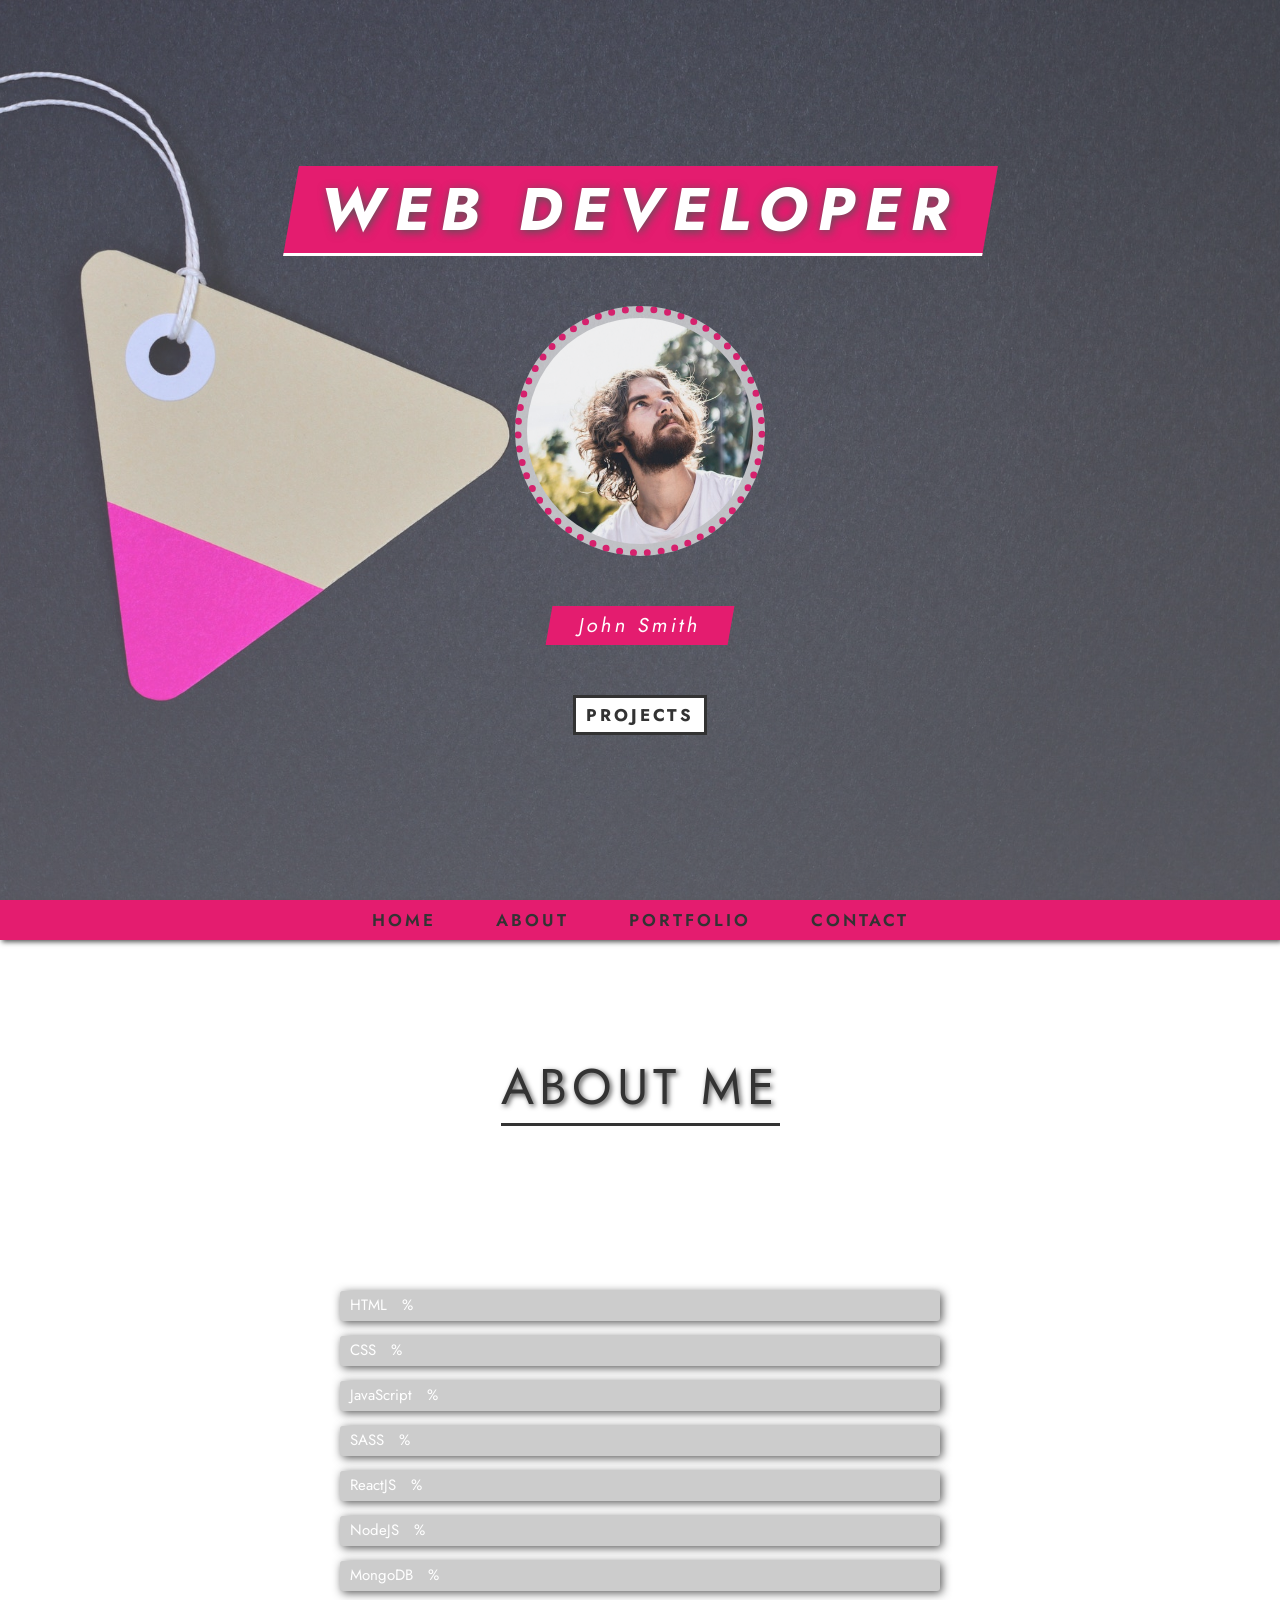
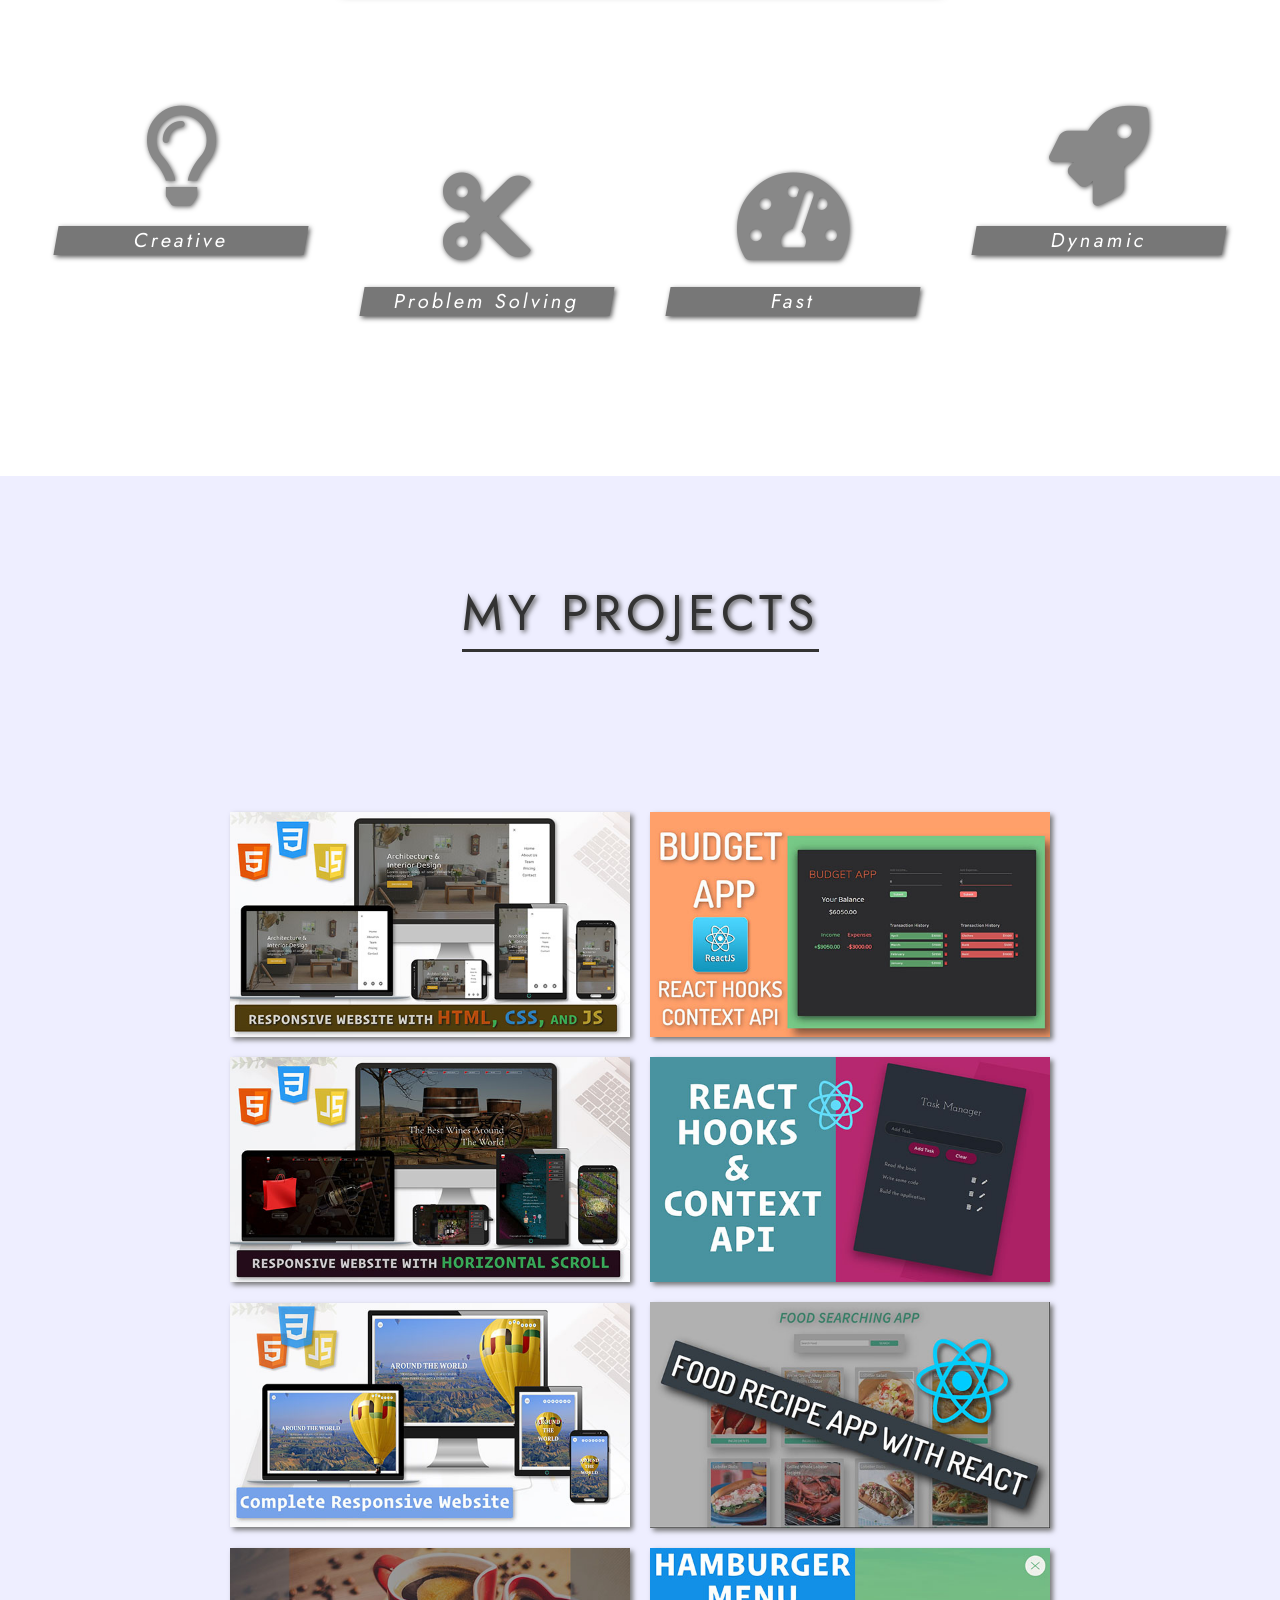
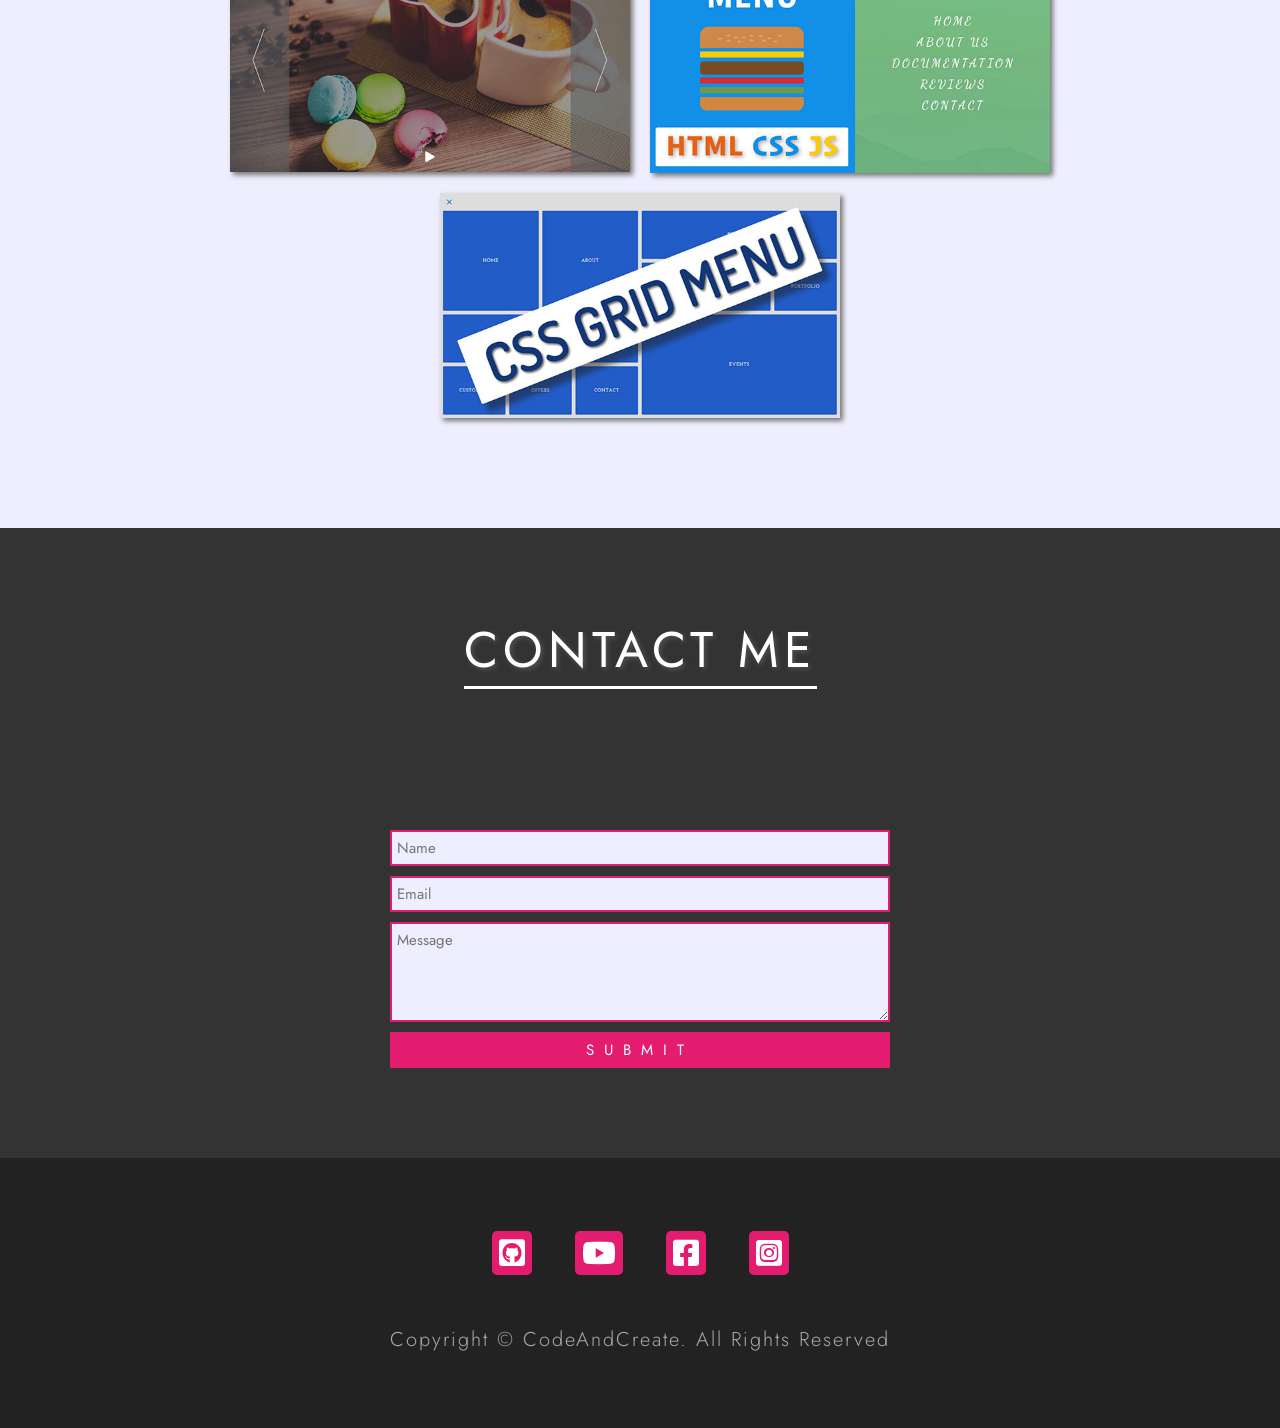
<file: PersonalPortfolio/index.html>
<!DOCTYPE html>
<html lang="en">
  <head>
    <meta charset="UTF-8" />
    <meta name="viewport" content="width=device-width, initial-scale=1.0" />
    <title>Portfolio Website</title>
    <link rel="stylesheet" href="style.css" />
    <link
      rel="stylesheet"
      href="https://cdnjs.cloudflare.com/ajax/libs/font-awesome/5.13.0/css/all.min.css"
    />
    <link
      href="https://fonts.googleapis.com/css2?family=Jost:wght@100;200;300;400;500;600;700;800;900&display=swap"
      rel="stylesheet"
    />
  </head>
  <body>
    <div class="container">
      <!-- Section 1 -->
      <section class="section-1 center" id="section-1">
        <h1 class="section-1-heading">
          Web Developer
        </h1>
        <img src="images/john-smith.jpg" alt="John Smith" class="person-img" />
        <h3 class="person-name">John Smith</h3>
        <a href="#section-3" class="section-1-btn">Projects</a>
      </section>
      <!-- End of Section 1 -->

      <!-- Navbar -->
      <nav class="navbar center">
        <a href="#section-1" class="navbar-link">Home</a>
        <a href="#section-2" class="navbar-link">About</a>
        <a href="#section-3" class="navbar-link">Portfolio</a>
        <a href="#section-4" class="navbar-link">Contact</a>
      </nav>

      <!-- End of Navbar -->

      <!-- Section 2 -->
      <section class="section-2" id="section-2">
        <h1 class="section-heading section-2-heading">About Me</h1>
        <div class="progress-bars-wrapper">
          <div class="progress-bar">
            <p class="progress-text">
              HTML
              <span></span>%
            </p>
            <div class="progress-percent"></div>
          </div>
          <div class="progress-bar">
            <p class="progress-text">
              CSS
              <span></span>%
            </p>
            <div class="progress-percent"></div>
          </div>
          <div class="progress-bar">
            <p class="progress-text">
              JavaScript
              <span></span>%
            </p>
            <div class="progress-percent"></div>
          </div>
          <div class="progress-bar">
            <p class="progress-text">
              SASS
              <span></span>%
            </p>
            <div class="progress-percent"></div>
          </div>
          <div class="progress-bar">
            <p class="progress-text">
              ReactJS
              <span></span>%
            </p>
            <div class="progress-percent"></div>
          </div>
          <div class="progress-bar">
            <p class="progress-text">
              NodeJS
              <span></span>%
            </p>
            <div class="progress-percent"></div>
          </div>
          <div class="progress-bar">
            <p class="progress-text">
              MongoDB
              <span></span>%
            </p>
            <div class="progress-percent"></div>
          </div>
        </div>
        <div class="services">
          <div class="service">
            <i class="far fa-lightbulb"></i>
            <h2 class="service-heading">Creative</h2>
          </div>
          <div class="service">
            <i class="fas fa-cut"></i>
            <h2 class="service-heading">Problem Solving</h2>
          </div>
          <div class="service">
            <i class="fas fa-tachometer-alt"></i>
            <h2 class="service-heading">Fast</h2>
          </div>
          <div class="service">
            <i class="fas fa-rocket"></i>
            <h2 class="service-heading">Dynamic</h2>
          </div>
        </div>
      </section>
      <!-- End of Section 2 -->

      <!-- Section 3 -->
      <section class="section-3" id="section-3">
        <h1 class="section-heading section-3-heading">My Projects</h1>
        <div class="projects-wrapper center">
          <div class="project">
            <div class="project-text">
              <h2 class="project-name">architect website</h2>
              <h4 class="project-technologies">HTML / CSS / JS</h4>
            </div>
            <img src="images/project-1.jpg" class="project-img" />
            <a
              href="https://www.youtube.com/watch?v=3J-EFMzz94g"
              class="project-link"
              target="_blank"
              >Go to Video</a
            >
          </div>
          <div class="project">
            <div class="project-text">
              <h2 class="project-name">Budget App</h2>
              <h4 class="project-technologies">ReactJS</h4>
            </div>
            <img src="images/project-2.jpg" class="project-img" />
            <a
              href="https://www.youtube.com/watch?v=fDffQYs2WB0"
              class="project-link"
              target="_blank"
              >Go to Video</a
            >
          </div>
          <div class="project">
            <div class="project-text">
              <h2 class="project-name">wine house</h2>
              <h4 class="project-technologies">HTML / CSS / JS</h4>
            </div>
            <img src="images/project-3.jpg" class="project-img" />
            <a
              href="https://www.youtube.com/watch?v=jtmuopTpzGE"
              class="project-link"
              target="_blank"
              >Go to Video</a
            >
          </div>
          <div class="project">
            <div class="project-text">
              <h2 class="project-name">task manager</h2>
              <h4 class="project-technologies">ReactJS</h4>
            </div>
            <img src="images/project-4.jpg" class="project-img" />
            <a
              href="https://www.youtube.com/watch?v=fqup-BL3VjI"
              class="project-link"
              target="_blank"
              >Go to Video</a
            >
          </div>
          <div class="project">
            <div class="project-text">
              <h2 class="project-name">The Road</h2>
              <h4 class="project-technologies">HTML / CSS / JS</h4>
            </div>
            <img src="images/project-5.jpg" class="project-img" />
            <a
              href="https://www.youtube.com/watch?v=qmyN7lYY_xo"
              class="project-link"
              target="_blank"
              >Go to Video</a
            >
          </div>
          <div class="project">
            <div class="project-text">
              <h2 class="project-name">food recipe app</h2>
              <h4 class="project-technologies">ReactJS</h4>
            </div>
            <img src="images/project-6.jpg" class="project-img" />
            <a
              href="https://www.youtube.com/watch?v=d1vT4kkTCaw"
              class="project-link"
              target="_blank"
              >Go to Video</a
            >
          </div>
          <div class="project">
            <div class="project-text">
              <h2 class="project-name">slideshow</h2>
              <h4 class="project-technologies">HTML / CSS / JS</h4>
            </div>
            <img src="images/project-7.jpg" class="project-img" />
            <a
              href="https://www.youtube.com/watch?v=1qhSSp2q7n4"
              class="project-link"
              target="_blank"
              >Go to Video</a
            >
          </div>
          <div class="project">
            <div class="project-text">
              <h2 class="project-name">Hamburger menu</h2>
              <h4 class="project-technologies">HTML / CSS / JS</h4>
            </div>
            <img src="images/project-8.jpg" class="project-img" />
            <a
              href="https://www.youtube.com/watch?v=9Q7wy8r3i8w"
              class="project-link"
              target="_blank"
              >Go to Video</a
            >
          </div>
          <div class="project">
            <div class="project-text">
              <h2 class="project-name">CSS grid menu</h2>
              <h4 class="project-technologies">HTML / CSS / JS</h4>
            </div>
            <img src="images/project-9.jpg" class="project-img" />
            <a href="" class="project-link" target="_blank">Go to Video</a>
          </div>
        </div>
      </section>
      <!-- End of Section 3 -->

      <!-- Section 4 -->
      <section class="section-4" id="section-4">
        <h1 class="section-heading section-4-heading">Contact Me</h1>
        <form class="contact-form center">
          <input type="text" placeholder="Name" />
          <input type="email" placeholder="Email" />
          <textarea placeholder="Message"></textarea>
          <input type="submit" value="Submit" class="contact-form-btn" />
        </form>
      </section>
      <!-- End of Section 4 -->

      <!-- Section 5 -->
      <footer class="section-5 center">
        <div class="social-media">
          <a href="#none" class="social-media-link">
            <i class="fab fa-github-square"></i>
          </a>
          <a href="#none" class="social-media-link">
            <i class="fab fa-youtube"></i>
          </a>
          <a href="#none" class="social-media-link">
            <i class="fab fa-facebook-square"></i>
          </a>
          <a href="#none" class="social-media-link">
            <i class="fab fa-instagram-square"></i>
          </a>
        </div>
        <p class="copyright">
          Copyright &copy; CodeAndCreate. All Rights Reserved
        </p>
      </footer>
      <!-- End of Section 5 -->
    </div>

    <script src="script.js"></script>
  </body>
</html>
</file>
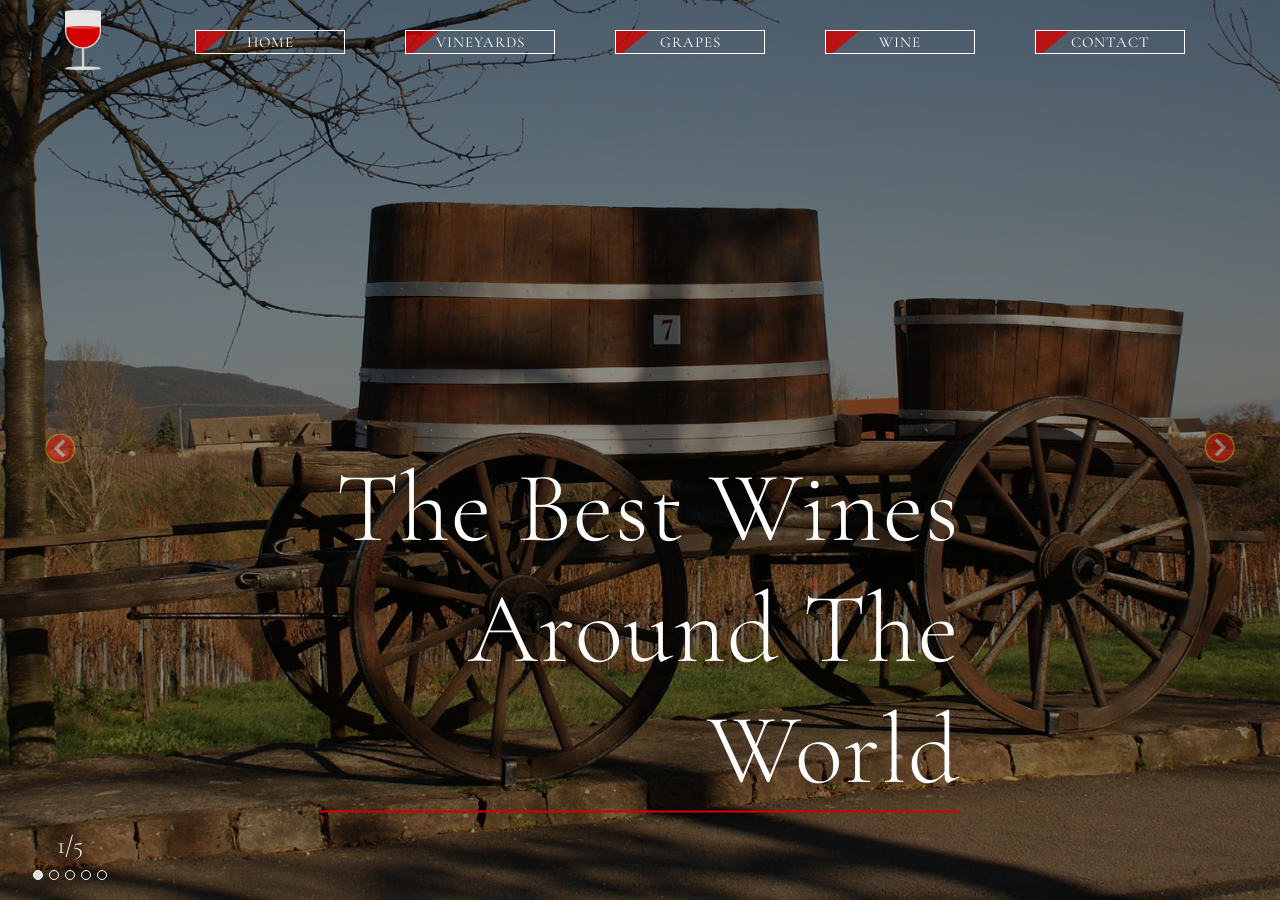
<file: WineHouse/index.html>
<!DOCTYPE html>
<html lang="en">
  <head>
    <meta charset="UTF-8" />
    <meta name="viewport" content="width=device-width, initial-scale=1.0" />
    <link rel="stylesheet" href="style.css" />
    <link
      href="https://fonts.googleapis.com/css2?family=Cormorant+Garamond:wght@300;400;500;600&display=swap"
      rel="stylesheet"
    />
    <link rel="icon" type="image/png" href="images/logo.png" />
    <title>Wine House</title>
  </head>
  <body>
    <div class="container">
      <div class="navbar">
        <a href="#" class="logo-link">
          <img src="images/logo.png" alt="Logo" class="logo" />
        </a>

        <a href="#" class="menu">
          <div class="menu-line menu-line-1"></div>
          <div class="menu-line menu-line-2"></div>
          <div class="menu-line menu-line-3"></div>
        </a>

        <nav class="nav-list">
          <a href="#" class="nav-link">Home</a>
          <a href="#" class="nav-link">Vineyards</a>
          <a href="#" class="nav-link">Grapes</a>
          <a href="#" class="nav-link">Wine</a>
          <a href="#" class="nav-link">Contact</a>
        </nav>
      </div>

      <button class="page-btn left-btn">
        <img src="images/arrow.png" />
      </button>
      <button class="page-btn right-btn">
        <img src="images/arrow.png" />
      </button>

      <div class="progress-wrapper">
        <div class="progress">
          <h2>1/5</h2>
        </div>
        <div class="circle-wrapper">
          <div class="circle circle-1"></div>
          <div class="circle circle-2"></div>
          <div class="circle circle-3"></div>
          <div class="circle circle-4"></div>
          <div class="circle circle-5"></div>
        </div>
      </div>

      <div class="wrapper">
        <section class="section-1">
          <div class="section-wrapper section-1-wrapper">
            <div class="section-1-heading-wrapper">
              <h1 class="section-1-heading">The best wines around the world</h1>
            </div>
          </div>
        </section>
        <section class="section-2">
          <div class="section-wrapper section-2-wrapper">
            <div class="sale">
              <img src="images/bag.png" alt="Sale Bag" class="sale-bag" />
              <button class="sale-btn">order now!</button>
            </div>
            <img
              src="images/wine-bottle.png"
              alt="Wine Bottle"
              class="wine-bottle"
            />
          </div>
        </section>
        <section class="section-3">
          <div class="section-wrapper section-3-wrapper">
            <h1 class="section-3-heading">the best quality</h1>
            <img src="images/frame.png" alt="Grapes Frame" class="frame-img" />
            <img src="images/grapes.png" alt="Grapes" class="grapes-img" />
          </div>
        </section>
        <section class="section-4">
          <div class="section-wrapper section-4-wrapper">
            <div class="section-4-bg"></div>
            <h1 class="section-4-heading">Newly Released Wines</h1>
            <img
              src="images/section-4-bg.jpg"
              alt="New Wines"
              class="new-wines-img"
            />
          </div>
        </section>
        <section class="section-5">
          <div class="section-wrapper section-5-wrapper">
            <ul class="footer-list">
              <li>Contact</li>
              <li>NY</li>
              <li>1039 Stanley Avenue</li>
              <li>Open Daily</li>
              <li>By appointment only</li>
            </ul>
            <img src="images/footer-img.png" class="footer-img" />
            <ul class="footer-list">
              <li>Connect</li>
              <li>PN: 516-448-2763</li>
              <li>MN: 631-742-8400</li>
              <li>example@winehouse.com</li>
              <li>Join our mailing list</li>
            </ul>
            <p class="copyright">
              Copyright &copy; CodeAndCreate. All Rights Reserved
            </p>
          </div>
        </section>
      </div>
    </div>

    <script src="script.js"></script>
  </body>
</html>
</file>
<file: Apple-ECommerce/style.css>
@import url("https://fonts.googleapis.com/css2?family=Work+Sans:wght@100;200;300;400;500;600;700;800;900&display=swap");

/* Common Styles */
* {
  margin: 0;
  padding: 0;
  box-sizing: border-box;
  list-style-type: none;
  outline: none;
  text-decoration: none;
  font-family: "Work Sans", sans-serif;
}

html {
  font-size: 62.5%;
  scroll-behavior: smooth;
}

:root {
  --primary-color: #6edae6;
  --white-color: #fff;
  --black-color: #000;
}

.center {
  display: flex;
  justify-content: center;
  align-items: center;
}
/* End of Common Styles */

/* Section 1 */
.section-1 {
  width: 100%;
  height: 100vh;
  background-color: var(--primary-color);
  display: flex;
  align-items: center;
  justify-content: space-evenly;
  clip-path: polygon(100% 0, 100% 95%, 38% 100%, 0 100%, 0 0);
  position: relative;
}

/* Logo */
.logo {
  position: absolute;
  top: 3rem;
  left: 3rem;
}

.logo i {
  font-size: 10rem;
  color: rgba(0, 0, 0, 0.8);
}
/* End of Logo */

/* Navbar */
.navbar {
  position: absolute;
  top: 3rem;
  right: 10%;
}

.navbar-link {
  font-size: 2rem;
  display: inline-block;
  margin: 0 3rem;
  color: var(--black-color);
  transition: transform 0.5s;
}

.navbar-link:hover {
  transform: scale(1.5);
}
/* End of Navbar */

/* Cube */
.cube-wrapper {
  perspective: 100rem;
}

.cube {
  width: 30rem;
  height: 55rem;
  transform-style: preserve-3d;
  transform: rotateX(0) rotateY(20deg) rotateZ(0);
  position: relative;
  top: -2rem;
  transition: transform 0.5s;
}

.front-side,
.back-side {
  width: 100%;
  height: 100%;
  background-color: #fee;
  position: absolute;
  transform-style: preserve-3d;
  box-shadow: inset 0.1rem 0.1rem 0.1rem #ddd, inset -0.1rem -0.1rem 0.1rem #ddd;
}

.front-side {
  padding: 2.5rem;
  transform: translateZ(5rem);
}

.front-side::before,
.front-side::after {
  content: "";
  width: 100%;
  height: 10rem;
  background-color: #fee;
  position: absolute;
  box-shadow: inset 0.1rem 0.1rem 0.1rem #ddd, inset -0.1rem -0.1rem 0.1rem #ddd;
}

.front-side::before {
  top: 0;
  left: 0;
  transform: rotateX(-90deg);
  transform-origin: top;
}

.front-side::after {
  bottom: 0;
  left: 0;
  transform: rotateX(90deg);
  transform-origin: bottom;
}

.front-side img {
  width: 100%;
  height: 100%;
  object-fit: contain;
}

.back-side {
  transform: translateZ(-5rem);
}

.back-side::before,
.back-side::after {
  content: "iPhone";
  width: 10rem;
  height: 100%;
  background-color: #fee;
  position: absolute;
  display: flex;
  justify-content: center;
  align-items: center;
  font-size: 2rem;
  font-weight: 300;
  color: #ec1919;
  box-shadow: inset 0.1rem 0.1rem 0.1rem #ddd, inset -0.1rem -0.1rem 0.1rem #ddd;
}

.back-side::before {
  top: 0;
  left: 0;
  transform: rotateY(-90deg);
  transform-origin: left;
}

.back-side::after {
  top: 0;
  right: 0;
  transform: rotateY(90deg);
  transform-origin: right;
}

.back-side i {
  font-size: 12rem;
  color: var(--primary-color);
  text-shadow: 0.1rem 0.1rem 0.2rem #aaa, -0.1rem -0.1rem 0.2rem #aaa;
  transform: rotateY(180deg);
}

/* Controls */
.controls {
  position: absolute;
  bottom: -15rem;
  left: 50%;
  transform: translateX(-50%);
  width: 10rem;
  height: 10rem;
  background-color: rgba(0, 0, 0, 0.9);
  border-radius: 50%;
  border: 1rem solid rgba(0, 0, 0, 0.8);
}

.controls a {
  position: absolute;
}

.controls a:nth-child(1) {
  top: 0;
  left: 50%;
  transform: translateX(-50%);
}

.controls a:nth-child(2) {
  bottom: 0;
  left: 50%;
  transform: translateX(-50%);
}

.controls a:nth-child(3) {
  top: 50%;
  left: 0;
  transform: translateY(-50%);
}

.controls a:nth-child(4) {
  top: 50%;
  right: 0;
  transform: translateY(-50%);
}

.controls a:nth-child(5) {
  top: 10%;
  right: 10%;
  transform: rotate(45deg);
}

.controls a:nth-child(6) {
  bottom: 10%;
  left: 10%;
  transform: rotate(45deg);
}

.controls i {
  font-size: 1.5rem;
  color: var(--primary-color);
  opacity: 0.5;
  transition: opacity 0.5s;
}

.controls a:hover i {
  opacity: 1;
}
/* End of Controls */
/* End of Cube */

/* Banner */
.section-1-banner {
  flex-direction: column;
}

.section-1-banner h1 {
  font-size: 13rem;
  font-weight: 300;
  text-transform: uppercase;
  letter-spacing: 0.5rem;
}

.section-1-banner p {
  font-size: 4rem;
  font-weight: 400;
  letter-spacing: 0.1rem;
  margin: 6rem 0 4rem 0;
}

.section-1-banner span {
  font-size: 3rem;
  margin-bottom: 5rem;
}

.section-1-banner button {
  padding: 2rem 4rem;
  font-size: 2rem;
  background-color: var(--black-color);
  color: var(--primary-color);
  font-weight: 400;
  letter-spacing: 0.1rem;
  border: none;
  border-radius: 0.5rem;
  cursor: pointer;
  clip-path: polygon(
    50% 0%,
    81% 5%,
    100% 0,
    100% 100%,
    80% 95%,
    50% 100%,
    20% 95%,
    0 100%,
    0 0,
    23% 5%
  );
  transition: clip-path 0.5s;
}

.section-1-banner button:hover {
  clip-path: polygon(
    40% 15%,
    77% 15%,
    100% 10%,
    100% 90%,
    75% 85%,
    40% 85%,
    30% 100%,
    0 50%,
    0 50%,
    30% 0
  );
}
/* End of Banner */

/* Slideshow */
.slideshow {
  width: 100%;
  height: 100%;
  position: absolute;
  top: 0;
  left: 0;
  z-index: -1;
}

.slideshow div {
  width: 100%;
  height: 100%;
  position: absolute;
  background-size: cover;
  background-position: center;
  background-repeat: no-repeat;
  opacity: 0;
  transition: opacity 5s;
}

.slideshow div.change {
  opacity: 1;
}
/* End of Slideshow */
/* End of Section 1 */

/* Section 2 */
.section-2 {
  width: 100%;
  height: 120vh;
  padding: 10vh 0;
  display: flex;
  flex-direction: column;
  align-items: center;
  justify-content: space-around;
}

/* Section 2 Heading */
.section-2-heading {
  font-size: 10rem;
  font-weight: 200;
  color: var(--black-color);
  position: relative;
  margin-bottom: 5rem;
}

.section-2-heading::before {
  content: "";
  width: 130%;
  height: 30vw;
  background-image: linear-gradient(var(--primary-color), var(--white-color));
  position: absolute;
  top: 0;
  left: 0;
  transform: skewX(-50deg);
  transform-origin: left top;
  z-index: -1;
  border-radius: 1rem;
}
/* End of Section 2 Heading */

/* Section 2 Images */
.iphones {
  height: 60vh;
  width: 50vw;
  background-image: linear-gradient(var(--primary-color), var(--white-color));
  border-radius: 0.5rem;
}

.iphones img {
  width: inherit;
  height: inherit;
  object-fit: contain;
  position: absolute;
  transition: opacity 3s;
}

.iphone-img-2 {
  opacity: 0;
}

.iphones:hover .iphone-img-1 {
  opacity: 0;
}

.iphones:hover .iphone-img-2 {
  opacity: 1;
}
/* End of Section 2 Images */

/* Section 2 Buttons */
.iphone-btns {
  display: flex;
}

.iphone-btn {
  width: 6rem;
  height: 6rem;
  background-image: linear-gradient(
    to right,
    rgb(51, 51, 51) 60%,
    rgb(82, 82, 82)
  );
  margin: 0 3rem;
  border-radius: 50%;
  position: relative;
}

.iphone-btn::after {
  content: "";
  width: 50%;
  height: 50%;
  display: block;
  border: 0.1rem solid #6edae6;
  border-radius: 1rem;
}

.iphone-btn span {
  position: absolute;
  top: -3rem;
  font-size: 1.6rem;
  font-weight: 400;
  text-transform: uppercase;
  letter-spacing: 0.1rem;
  color: var(--primary-color);
  width: max-content;
  transform: scale(0);
  transition: transform 0.5s;
}

.iphone-btn:hover span {
  transform: scale(1);
}
/* End of Section 2 Buttons */
/* End of Section 2 */

/* Section 3 */
.section-3 {
  width: 100%;
  height: 100%;
  background-color: var(--black-color);
  flex-direction: column;
  padding: 15rem 0;
  clip-path: polygon(68% 0, 100% 0, 100% 97%, 38% 100%, 0 100%, 0 3%);
}

/* Section 3 Heading */
.section-3-heading {
  font-size: 10rem;
  font-weight: 200;
  color: var(--primary-color);
  margin-bottom: 15rem;
}
/* End of Section 3 Heading */

/* Section 3 Content */
.section-3-content {
  width: 80%;
  flex-direction: column;
  perspective: 1000rem;
  position: relative;
}

/* Section 3 Images */
.section-3-content img {
  width: inherit;
}

.macbook-img-1 {
  transform: rotateX(-80deg);
  transform-origin: bottom;
}

.change .macbook-img-1 {
  transform: rotateX(0);
  transition: transform 3s;
}
/* End of Section 3 Images */

/* Section 3 Loading */
.loading-wrapper {
  position: absolute;
  top: 6%;
  width: 60%;
  height: 85%;
  background: linear-gradient(
      rgba(255, 255, 255, 0.6),
      rgba(255, 255, 255, 0.6)
    ),
    url(images/MacBook/macbook-1-desktop.png) center no-repeat;
  z-index: -1;
  opacity: 0;
}

.change .loading-wrapper {
  opacity: 1;
  transition: opacity 1s 2s;
}

.loading {
  width: 100%;
  height: 100%;
  position: absolute;
  top: 0;
  left: 0;
  background-color: var(--black-color);
  flex-direction: column;
}

.change .loading {
  opacity: 0;
  transition: 1s 5s;
}

.loading i {
  font-size: 10rem;
  color: var(--white-color);
  margin-bottom: 2rem;
}

.progress-bar {
  width: 22rem;
  height: 0.3rem;
  background-color: #888;
  border-radius: 5rem;
  position: relative;
}

.progress-bar::after {
  content: "";
  position: absolute;
  top: 0;
  left: 0;
  width: 0;
  height: 100%;
  background-color: var(--white-color);
}

.change .progress-bar::after {
  width: 100%;
  transition: width 1s 3s;
}
/* End of Section 3 Loading */

/* Section 3 Info */
.macbook-info {
  position: absolute;
  width: 70rem;
  text-align: center;
  opacity: 0;
}

.change .macbook-info {
  opacity: 1;
  transition: opacity 1s 6s;
}

.macbook-info-heading {
  font-size: 6rem;
  font-weight: 400;
  color: var(--primary-color);
}

.macbook-price {
  font-size: 2.5rem;
  font-weight: 200;
  margin: 3rem 0;
}

.macbook-btn {
  width: 25rem;
  height: 5rem;
  background-image: linear-gradient(#ddd, #fff);
  border: none;
  border-radius: 0.5rem;
  box-shadow: 0.1rem 0.1rem 0.1rem #fff, -0.1rem -0.1rem 0.1rem #fff;
  font-size: 1.5rem;
  font-weight: 500;
  letter-spacing: 0.2rem;
  color: var(--primary-color);
  cursor: pointer;
}
/* End of Section 3 Info */
/* End of Section 3 Content */
/*End of Section 3 */

/* Section 4 */
.section-4 {
  height: 140vh;
  padding: 20vh 0;
  flex-direction: column;
  position: relative;
}

/* Section 4 Watches */
.watches {
  position: relative;
  width: 100%;
  height: 100%;
  overflow: hidden;
}

.watches > div {
  position: absolute;
}
/* Watch Bands */
.watch-bands {
  transition: margin-right 1s;
}

.watch-band-img {
  width: 35rem;
  height: 35rem;
  object-fit: contain;
}
/* End of Watch Bands */

/* Watch Cases */
.watch-cases {
  flex-direction: column;
  transition: margin-top 1s;
}

.watch-case-img {
  width: 35rem;
  height: 35rem;
  object-fit: contain;
}
/* End of Watch Cases */
/* End of Section 4 Watches */

/* Watch Controls */
.watch-control {
  position: absolute;
  width: 4rem;
  height: 4rem;
  background-color: rgba(221, 221, 221, 0.4);
  border-radius: 5rem;
}

.hideControl {
  opacity: 0;
  visibility: hidden;
}

.watch-control i {
  font-size: 3rem;
  color: var(--primary-color);
}

.watch-top-control {
  top: 22vh;
  left: 50%;
  transform: translateX(-50%);
}

.watch-right-control {
  top: 50%;
  right: 2rem;
  transform: translateY(-50%);
}

.watch-bottom-control {
  left: 50%;
  bottom: 20vh;
  transform: translateX(-50%);
}

.watch-left-control {
  top: 50%;
  left: 2rem;
  transform: translateY(-50%);
}
/* End of Watch Controls */

/* Watch Button */
.watch-btn {
  position: absolute;
  bottom: 30vh;
  right: 35%;
  width: 13rem;
  height: 5rem;
  background-color: var(--black-color);
  color: var(--primary-color);
  border: 0.1rem dashed var(--white-color);
  border-radius: 4rem;
  font-size: 1.6rem;
  font-weight: 200;
  cursor: pointer;
}
/* End of Watch Button */
/* End of Section 4 */

/* Section 5 */
.section-5 {
  width: 100%;
  height: 100vh;
}

/* Section 5 Content */
.airpods {
  width: 90%;
  height: 80%;
  display: flex;
  position: relative;
}

/* Section 5 Heading */
.section-5-heading {
  position: absolute;
  top: 0;
  left: 50%;
  transform: translateX(-50%);
  font-size: 15rem;
  font-weight: 300;
  color: var(--white-color);
  text-shadow: 0.1rem 0.1rem 0 #999;
}
/* End of Section 5 Heading */

/* Section 5 Images */
.airpods img {
  width: 50%;
  height: 100%;
  object-fit: contain;
}

.airpods-img-2 {
  background-color: var(--primary-color);
}
/* End of Section 5 Images */

/* Section 5 Buttons */
.airpods-buttons {
  position: absolute;
  top: 50%;
  left: 50%;
  transform: translate(-50%, -50%);
  margin-top: 5rem;
}

.airpods-btn {
  width: 15rem;
  height: 4rem;
  background-color: var(--primary-color);
  margin: 0 2rem;
  border: none;
  border-radius: 0.5rem;
  color: var(--white-color);
  cursor: pointer;
}

.airpods-btn:last-child {
  background-color: var(--white-color);
  color: var(--primary-color);
}
/* End of Section 5 Buttons */
/* End of Section 5 Content */
/* End of Section 5 */

/* Section 6 */
.section-6 {
  width: 100%;
  height: 40vh;
  position: relative;
}

.icon-link {
  margin: 0 5rem;
}

.icon-link img {
  width: 10rem;
}

.copyright {
  position: absolute;
  bottom: 5rem;
  font-size: 1.5rem;
  letter-spacing: 0.1rem;
}
/* End of Section 6 */

/* Responsive */
@media (max-width: 1500px) {
  html {
    font-size: 45%;
  }
}

@media (max-width: 1100px) {
  html {
    font-size: 40%;
  }

  .navbar-link {
    font-weight: 700;
  }

  .section-1-banner h1 {
    font-size: 8rem;
  }

  .section-1-banner p {
    font-size: 3rem;
  }

  .watch-btn {
    right: 25%;
  }
}

@media (max-width: 900px) {
  .section-3-content {
    width: 90%;
  }

  .loading-wrapper {
    width: 70%;
  }

  .loading i {
    font-size: 6rem;
  }

  .section-5-heading {
    font-size: 12rem;
  }
}

@media (max-width: 700px) {
  .logo {
    top: 0;
    left: 2rem;
  }

  .logo i {
    font-size: 8rem;
  }

  .controls {
    display: none;
  }

  .cube-wrapper {
    opacity: 0.7;
  }

  .cube {
    top: 3rem;
  }

  .section-1-banner {
    position: absolute;
  }

  .section-1-banner h1 {
    position: relative;
    left: -5rem;
  }

  .section-1-banner h1::first-letter {
    visibility: hidden;
    opacity: 0;
  }

  .section-1-banner button:hover {
    clip-path: polygon(
      50% 0%,
      81% 5%,
      100% 0,
      100% 100%,
      80% 95%,
      50% 100%,
      20% 95%,
      0 100%,
      0 0,
      23% 5%
    );
  }

  .iphones {
    height: 70vh;
    width: 70vw;
  }

  .watch-btn {
    right: 15%;
  }

  .airpods-img-1 {
    display: none;
  }

  .airpods .airpods-img-2 {
    width: 100%;
  }

  .airpods-btn {
    background-color: var(--white-color);
    color: var(--primary-color);
    box-shadow: 0.1rem 0.1rem 0.1rem #ddd;
  }

  .icon-link {
    margin: 0 2rem;
  }
}

@media (max-width: 550px) {
  .navbar-link {
    margin: 0 1.5rem;
  }

  .section-2-heading {
    font-size: 8rem;
  }

  .section-3-heading {
    font-size: 8rem;
  }

  .macbook-info-heading {
    font-size: 5rem;
  }

  .macbook-btn {
    width: 15rem;
    height: 3rem;
    font-size: 1.3rem;
  }

  .airpods-buttons {
    width: 50rem;
    text-align: center;
  }

  .icon-link img {
    width: 8rem;
  }
}

@media (max-width: 450px) {
  html {
    font-size: 35%;
  }

  .logo {
    top: 10rem;
    left: 50%;
    transform: translateX(-50%);
  }

  .navbar {
    left: 50%;
    transform: translateX(-50%);
    width: max-content;
  }

  .section-1-banner p {
    text-align: center;
  }

  .iphones {
    width: 75vw;
  }

  .section-3-heading {
    font-size: 6rem;
  }

  .macbook-info {
    width: 40rem;
  }

  .macbook-info-heading {
    font-size: 3rem;
  }

  .macbook-price {
    font-size: 2rem;
    font-weight: 300;
  }

  .watch-btn {
    right: 5%;
  }

  .icon-link img {
    width: 6rem;
  }
}
/* End of Responsive */
</file>
<file: Creative+Design/style.css>
/* Common Styles */
@import url("https://fonts.googleapis.com/css2?family=Monoton&display=swap");
@import url("https://fonts.googleapis.com/css2?family=Bellota+Text:wght@300;400;700&family=Monoton&display=swap");

* {
  margin: 0;
  padding: 0;
  box-sizing: border-box;
  text-decoration: none;
  list-style-type: none;
  outline: none;
  font-family: "Bellota Text", cursive;
  font-weight: 400;
}
.container {
  width: 100%;
  overflow-x: hidden;
}

html {
  font-size: 62.5%;
  scroll-behavior: smooth;
}

.section-heading {
  font-size: 10rem;
  font-weight: bold;
  text-transform: uppercase;
  color: #999;
  text-align: center;
  opacity: 0.1;
  text-shadow: 2rem 2rem 4rem #aaa;
}
/* End Of Common Styles */

/* Section 1 */
.section-1 {
  width: 100%;
  height: 100vh;
  background-color: #fff;
  position: relative;
}
.floating-bg {
  width: 150vw;
  height: 150vw;
  background-color: rgba(50, 231, 255, 0.8);
  position: absolute;
  top: -125vw;
  left: calc(50% - 75vw);
  border-radius: 45%;
  animation: rotate 30s infinite;
}

.floating-bg::before {
  content: "";
  width: 100%;
  height: 100%;
  background-color: rgba(50, 231, 255, 0.1);
  position: absolute;
  top: 0;
  left: 0;
  border-radius: 40%;
  animation: rotate 30s infinite;
}

@keyframes rotate {
  0% {
    transform: rotate(0);
  }
  100% {
    transform: rotate(360deg);
  }
}

.navbar {
  position: relative;
  z-index: 20;
  top: 4rem;
  display: flex;
  justify-content: space-evenly;
}

.navbar-link {
  font-size: 2.2rem;
  font-weight: 700;
  letter-spacing: 0.2rem;
  color: #fff;
  width: 1.5rem;
  word-wrap: break-word;
  text-align: center;
  transition: all 0.5s;
}

.navbar-link:hover {
  width: 15rem;
  background-color: rgba(255, 255, 255, 0.2);
  transition: all 2.5s;
}

.section-1-heading {
  font-size: 8rem;
  font-family: "Monoton", cursive;
  position: absolute;
  top: 18vw;
  left: 50%;
  transform: translateX(-50%);
  text-shadow: 0.3rem 0.3rem 0.3rem #888;
  color: #fff;
  width: 85rem;
  text-align: center;
  padding: 0.8rem 1.6rem;
  border-radius: 0.8rem;
  opacity: 0.9;
}

.logo {
  position: absolute;
  top: 70%;
  left: 50%;
  transform: translateX(-50%);
}

.logo i {
  font-size: 15rem;
  color: rgba(50, 231, 255, 0.8);
  text-shadow: 0.1rem 0.1rem 0.2rem #ddd, -0.1rem -0.1rem 0.2rem #ddd;
}
/* End of Section 1 */
/* Section 2 */

.section-2 {
  width: 100%;
  height: 100vh;
  display: flex;
  flex-direction: column;
  justify-content: space-around;
}

.customers-wrapper {
  display: flex;
  justify-content: space-evenly;
  align-items: center;
  height: 70%;
}

.customer {
  width: 35rem;
  height: 50rem;
  background-color: #eee;
  display: flex;
  flex-direction: column;
  align-items: center;
  border-radius: 0.5rem;
  padding: 2rem;
  box-shadow: 1rem 1rem 2rem #ddd, -1rem -1rem 2rem #eee;
  transition: box-shadow 0.5s;
}

.customer:hover {
  box-shadow: 2rem 2rem 3rem #ddd, -2rem -2rem 3rem #eee;
}

.customer:first-child {
  align-self: flex-end;
}

.customer:last-child {
  align-self: flex-start;
}

.fa-quote-left {
  font-size: 4rem;
  color: #f08e0f;
}

.customer-text {
  font-size: 1.8rem;
  margin: 2.5rem 0;
  text-align: justify;
}

.customer-text::first-letter {
  margin-left: 1rem;
}

.customer-rating i {
  font-size: 2rem;
  color: #f08e0f;
}

.customer-img {
  width: 10rem;
  height: 10rem;
  object-fit: cover;
  margin: 2rem 0;
  border-radius: 50%;
}

.customer-name {
  font-size: 2rem;
  font-weight: 700;
}
/* End of Section 2 */

/*Section 3 */
.section-3 {
  width: 100%;
  height: 100vh;
  display: flex;
  flex-direction: column;
  justify-content: space-between;
  padding: 5rem 0;
}

.team-wrapper {
  display: flex;
  justify-content: space-evenly;
  align-items: center;
  height: 100%;
}

.team-member {
  width: 35rem;
  background-color: #fffeee;
  padding: 1rem 1rem 2rem 1rem;
  box-shadow: 1rem 1rem 2rem #ddd, -1rem -1rem 2rem #eee;
  position: relative;
  opacity: 0.7;
  transition: opacity 0.5s;
}

.team-member:hover {
  opacity: 1;
}

.team-member:first-child {
  align-self: flex-end;
}

.team-member:last-child {
  align-self: flex-start;
}

.team-member-img {
  width: 100%;
  border-radius: 0.5rem;
}

.team-member-name {
  font-size: 2.3rem;
  font-weight: 700;
  color: #796717;

  margin-top: 2rem;
}

.team-member-name span {
  font-size: 1.7rem;
}

.team-member-skills {
  display: flex;
  justify-content: space-between;
  margin: 1rem 0 2rem 0;
}

.team-member-skills li {
  font-size: 1.5rem;
  color: #505050;
}

.projects-btn {
  background-color: #fab34a;
  color: #fff;
  padding: 0.5rem 1.5rem;
  border-radius: 5rem;
  font-size: 1.5rem;
  letter-spacing: 0.2rem;
}

.story {
  width: 100%;
  height: 100%;
  background-color: rgba(253, 69, 69, 0.9);
  position: absolute;
  top: 0;
  left: 0;
  display: flex;
  flex-direction: column;
  justify-content: center;
  align-items: center;
  padding: 2rem;
  transform-origin: top right;
  border-radius: 50rem 0 50rem 50rem;
  transform: scale(0);
  transition: all 0.5s;
}
.story.change {
  transform: scale(1);
  border-radius: 0;
}

.story-heading {
  font-size: 4rem;
  font-weight: 700;
  color: #fff;
  margin-bottom: 2rem;
}

.story-paragraph {
  font-size: 1.8rem;
  color: #eee;
  text-align: justify;
  letter-spacing: 0.1rem;
  text-indent: 2rem;
}

.story-btn {
  width: 4rem;
  height: 4rem;
  background-color: #222;
  position: absolute;
  top: -1rem;
  right: -1rem;
  border-radius: 5rem;
  display: flex;
  align-items: center;
  padding: 0.5rem;
  cursor: pointer;
  z-index: 50;
  transition: transform 0.5s;
}

.story-btn.change {
  transform: rotate(405deg);
}

.story-btn-line {
  width: 100%;
  height: 0.1rem;
  background-color: #fff;
}
/* End of Section 3  */
/*Section 4  */
.section-4 {
  width: 100%;
  height: 130vh;
  display: flex;
  flex-direction: column;
  justify-content: space-around;
  align-items: center;
}

.form-container {
  width: 80%;
  height: 40%;
  background-color: #e5e9ff;
  display: flex;
  align-items: center;
  justify-content: space-evenly;
  box-shadow: 0.3rem 0.3rem 0.4rem #ccc, -0.1rem -1rem 0.4rem #ccc;
  border-radius: 0.5rem;
  perspective: 100rem;
}

.form-img {
  width: 55rem;
  background-color: rgba(50, 231, 255, 0.8);
  padding: 5rem;
  opacity: 0.8;
  box-shadow: -3rem 3rem 4rem #aaa;
  border-radius: 2.5rem;
  transform: rotateY(20deg);
  transition: all 0.5s;
}

.form-img:hover {
  transform: translateY(-2rem) rotateY(20deg);
  box-shadow: -5rem 5rem 7rem #aaa;
}

.contact-form {
  width: 45rem;
  background-color: #fff;
  display: flex;
  flex-direction: column;
  padding: 3rem;
  border-radius: 0.5rem;
  box-shadow: 3rem 3rem 4rem #aaa;
  transform: rotateY(-20deg);
  transition: all 0.5s;
}

.contact-form:hover {
  transform: translateY(-2rem) rotateY(-20deg);
  box-shadow: 5rem 5rem 7rem #aaa;
}

.contact-form input,
.contact-form textarea {
  margin: 1rem;
  padding: 1rem;
  font-size: 1.3rem;
  letter-spacing: 0.1rem;
  border: none;
  border-radius: 2rem;
  box-shadow: inset 0.1rem 0.1rem 0.2rem #ddd, inset -0.1rem -0.1rem 0.2rem #ddd;
}

.contact-form textarea {
  max-height: 15rem;
  min-height: 10rem;
  max-width: 100%;
  min-width: 70%;
}

.contact-form input[type="submit"] {
  background-color: rgba(50, 231, 255, 0.8);
  color: #fff;
  font-weight: bolder;
  letter-spacing: 0.5rem;
  cursor: pointer;
  transition: background-color 0.5s;
}

.contact-form input[type="submit"]:hover {
  background-color: #32e7fa;
}

.copyright {
  font-size: 2rem;
  letter-spacing: 0.2rem;
  color: #444;
  margin-top: 5rem;
}
/* End of Section 4  */

.scroll-up-btn {
  width: 5rem;
  height: 5rem;
  background-color: rgba(50, 231, 255, 0.8);
  position: fixed;
  bottom: 5rem;
  right: 3rem;
  border-radius: 50%;
  font-size: 1.6rem;
  color: #fff;
  display: flex;
  justify-content: center;
  align-items: center;
  transition: background-color 0.5s;
}

.scroll-up-btn:hover {
  background-color: #32e7;
}

@media (max-width: 1400px) {
  .floating-bg {
    top: -120vw;
  }

  .section-1-heading {
    font-size: 6rem;
    top: 25vw;
    width: 70rem;
  }

  .navbar-link {
    font-size: 2rem;
  }

  .logo {
    top: 75%;
  }

  .logo i {
    font-size: 10rem;
  }

  .section-heading {
    font-size: 8rem;
    margin-bottom: 10rem;
  }

  .section-2 {
    height: auto;
  }

  .customers-wrapper {
    flex-wrap: wrap;
  }

  .customer {
    margin: 5rem 10rem;
  }

  .section-3 {
    height: auto;
  }

  .team-wrapper {
    flex-wrap: wrap;
  }

  .team-member {
    margin: 5rem 10rem;
  }

  .form-container {
    height: 60%;
  }

  .form-img {
    display: none;
  }

  .contact-form {
    transform: translateY(0);
  }

  .contact-form:hover {
    transform: translateY(-1);
  }

  .copyright {
    margin: 5rem 0 4rem 0;
  }
}

@media (max-width: 1150px) {
  .floating-bg {
    top: -110vw;
  }

  .section-1-heading {
    font-size: 5rem;
    top: 30vw;
    width: 60rem;
  }

  .logo i {
    font-size: 9rem;
  }
}

@media (max-width: 950px) {
  .floating-bg {
    top: -100vw;
  }

  .section-1-heading {
    top: 40vw;
  }

  .navbar {
    justify-content: space-around;
  }
}

@media (max-width: 750px) {
  html {
    font-size: 50%;
  }

  .floating-bg {
    top: -90vw;
  }

  .section-1-heading {
    top: 48vw;
  }

  .section-heading {
    margin-bottom: 5rem;
  }
}

@media (max-width: 550px) {
  html {
    font-size: 45%;
  }

  .floating-bg {
    top: -70vw;
  }

  .section-1-heading {
    top: 65vw;
    width: 42rem;
    font-size: 3.5rem;
  }

  .section-heading {
    font-size: 6rem;
  }

  .customer {
    margin: 5rem 0;
  }

  .team-member {
    margin: 5rem 0;
  }

  .section-4 {
    height: auto;
  }

  .form-container {
    background-color: transparent;
    box-shadow: none;
  }

  .contact-form {
    box-shadow: 1rem 1rem 2rem #aaa;
  }

  .contact-form:hover {
    box-shadow: 2rem 2rem 3rem #aaa;
  }

  .copyright {
    font-size: 1.8rem;
    margin: 5rem;
    text-align: center;
  }

  .scroll-up-btn {
    bottom: 2rem;
    right: 2rem;
  }
}
</file>
<file: Foods/style.css>
@import url("https://fonts.googleapis.com/css2?family=Nunito:wght@200;300;400;600;700;800;900&display=swap");
/* Common styles */
* {
  margin: 0;
  padding: 0;
  box-sizing: border-box;
  text-decoration: none;
  outline: none;
  font-family: "Nunito", sans-serif;
  font-weight: 400;
}

html {
  font-size: 62.5%;
}

.section-heading {
  font-size: 12rem;
  font-weight: 900;
  color: #fff;
  text-align: center;
  text-transform: capitalize;
  letter-spacing: 0.5rem;
  text-shadow: 0.3rem 0.3rem 0.3rem #000;
}
/* End of Common Styles */

/* Navbar */
.navbar {
  width: 100%;
  height: 14rem;
  background-color: #000;
  position: fixed;
  top: -14rem;
  z-index: 150;
  display: flex;
  justify-content: center;
  align-items: center;
  box-shadow: 0.2rem 0.2rem 0.2rem #000;
  /* text-align: center; */
  transition: top 0.4s;
}

.navbar.change {
  top: 0;
  transition: top 0.4s 0.2s;
}

.navbar-link {
  color: #aaa;
  margin: 0 4rem;
  display: flex;
  flex-direction: column;
  justify-content: center;
  align-items: center;
  /* position: relative; */
  opacity: 0;
  transition: color 0.3, opacity, 2s;
}

.change .navbar-link {
  opacity: 1;
}

.change .navbar-link:nth-child(1) {
  transition: opacity 0.4s 0.5s, color 0.3s;
}

.change .navbar-link:nth-child(2) {
  transition: opacity 0.4s 0.6s, color 0.3s;
}

.change .navbar-link:nth-child(3) {
  transition: opacity 0.4s 0.7s, color 0.3s;
}

.change .navbar-link:nth-child(4) {
  transition: opacity 0.4s 0.8s, color 0.3s;
}

.change .navbar-link:nth-child(5) {
  transition: opacity 0.4s 0.9s, color 0.3s;
}

.navbar-link:hover {
  color: #fff;
}

.navbar-link i {
  font-size: 7rem;
}

.navbar-link span {
  font-size: 2.5rem;
  font-weight: 900;
  letter-spacing: 0.5rem;
  margin-top: 0.5rem;
}

.menu {
  width: 4rem;
  height: 6rem;
  background-color: #000;
  position: fixed;
  top: 1rem;
  left: 5rem;
  border-radius: 30rem 30rem 15rem 15rem;
  box-shadow: 0.1rem 0.1rem 0.1rem #000, -0.1rem -0.1rem 0.1rem #000;
  cursor: pointer;
  z-index: 100;
  transition: top 0.4s 0.2s;
}

.menu.change {
  top: 15rem;
  transition: top 0.4s;
}

.menu::before {
  content: "";
  width: 0.3rem;
  height: 15rem;
  background-color: #000;
  position: absolute;
  top: -15rem;
  left: calc(50% - 0.15rem);
  box-shadow: 0.1rem 0rem 0.1rem #000;
  /* transition: all 0.4s; */
}

/* End of Navbar */

/* Section 1 */
.section-1 {
  width: 100%;
  height: 100vh;
  background-color: #333;
  display: flex;
  flex-direction: column;
  align-items: center;
  justify-content: space-evenly;
}

.section-1-icons i {
  font-size: 35rem;
  color: #a79a2d;
  position: absolute;
  transform: translate(-50%, -50%) scale(0);
  text-shadow: 0.2rem 0.2rem 0.2rem #000;
  transition: transform 0.3s;
}

.section-1-icons i.change {
  transform: translate(-50%, -50%) scale(1);
  transition: transform 0.3s 0.3s;
}
/* End of Section 1 */

/* Section 2 */
.section-2 {
  width: 100%;
  height: 100vh;
  background-color: #222;
  display: flex;
  flex-direction: column;
  justify-content: space-between;
  padding: 10rem 0;
}

.cards-container {
  display: flex;
  justify-content: space-evenly;
  /* padding: 0 5%; */
}

.card-wrapper {
  perspective: 1000rem;
}

.card {
  width: 30rem;
  background-color: #a79a2d;
  padding: 4rem;
  display: flex;
  flex-direction: column;
  justify-content: space-between;
  align-items: center;
  box-shadow: 1rem 1rem 1rem #000;
  position: relative;
  transform: rotateY(20deg) skewX(-2deg);
  transition: transform 0.5s, box-shadow 0.5s;
}

.card:hover {
  transform: rotateY(20deg) skewX(-2deg) translateY(-3rem);
  box-shadow: 2rem 2rem 2rem #000;
}

.card::before {
  content: "";
  height: 100%;
  width: 1rem;
  background-color: #817824;
  position: absolute;
  top: 0;
  left: -1rem;
  transform: skewY(45deg);
  transform-origin: right;
  box-shadow: -0.1rem -0.1rem 0.1rem #000;
}

.card::after {
  content: "";
  width: 100%;
  height: 1rem;
  background-color: #8f8317;
  position: absolute;
  top: -1rem;
  left: 0;
  transform: skewX(45deg);
  transform-origin: bottom;
  box-shadow: -0.1rem -0.1rem 0.1rem #000;
}

.card-img {
  width: 100%;
}

.card-name {
  font-size: 3rem;
  font-weight: 900;
  text-transform: uppercase;
  letter-spacing: 0.5rem;
  color: #111;
  margin: 2rem 0;
  text-shadow: 0.15rem 0.15rem 0.15rem #000;
}

.card-btn {
  width: 70%;
  background-color: #111;
  color: #888;
  border-radius: 5rem;
  font-size: 1.5rem;
  font-weight: 800;
  letter-spacing: 0.2rem;
  text-transform: capitalize;
  border: none;
  padding: 0.5rem 0;
  cursor: pointer;
  box-shadow: -0.2rem -0.2rem 0.2rem #000;
}
/* End of Section 2 */

/* Section 3 */
.section-3 {
  background-color: #333;
  padding: 5rem 0;
}

.gallery {
  display: flex;
  flex-wrap: wrap;
  align-items: center;
  justify-content: space-evenly;
  margin-top: 10rem;
}

.gallery-link {
  position: relative;
  margin: 4rem 1rem;
}

.gallery-link::before {
  content: "";
  position: absolute;
  top: 2vw;
  left: 80%;
  width: 0.2rem;
  height: 0;
  background-color: #fff;
  z-index: 10;
  transition: height 0.5s;
}

.gallery-link::after {
  content: "";
  position: absolute;
  top: 30%;
  left: 2rem;
  width: 0;
  height: 0.2rem;
  background-color: #fff;
  transition: width 0.5s;
}

.gallery-link:hover::before {
  height: 80%;
}

.gallery-link:hover::after {
  width: 90%;
}

.food-img {
  width: 24vw;
  height: 15vw;
  object-fit: cover;
  box-shadow: 0.3rem 0.3rem 0.1rem #e92929, 0.5rem 0.5rem 0.1rem #a2e946,
    0.7rem 0.7rem 0.1rem #297ce9, 0.9rem 0.9rem 0.1rem #e92999;
  transition: all 0.5s;
}

.gallery-link:hover .food-img {
  box-shadow: 1rem 1rem 0.1rem #e92929, 2rem 2rem 0.1rem #a2e946,
    3rem 3rem 0.1rem #297ce9, 4rem 4rem 0.1rem #e92999;
  transform: scale(1.1);
  filter: blur(0.5rem);
  opacity: 0.5;
}

.food-name {
  position: absolute;
  top: 3rem;
  left: 3rem;
  font-size: 2rem;
  font-weight: 700;
  text-transform: uppercase;
  letter-spacing: 0.1rem;
  color: #fff;
  width: 0;
  overflow: hidden;
  transition: width 0.3s;
}

.gallery-link:hover .food-name {
  width: 100%;
  transition: width 1.5s 0.5s;
}

.food-description {
  position: absolute;
  bottom: 3vw;
  left: 2rem;
  width: 70%;
  font-size: 1.5rem;
  font-weight: 300;
  letter-spacing: 0.1rem;
  text-transform: uppercase;
  color: #fff;
  opacity: 0;
  visibility: hidden;
  transition: opacity 0.3s;
}

.gallery-link:hover .food-description {
  opacity: 1;
  visibility: visible;
  transition: opacity 1s 1s;
}
/* End of Section 3 */

/* Section 4 */

.section-4 {
  width: 100%;
  height: 30vh;
  background-color: #222;
  display: flex;
  justify-content: space-around;
  padding: 3rem 0;
  position: relative;
  align-items: flex-start;
}

.section-4-text {
  text-transform: uppercase;
}

.section-4-heading {
  font-size: 4rem;
  font-weight: 900;
  color: #a79a2d;
}

.section-4-paragraph {
  font-size: 1.5rem;
  color: #888;
}

.signup-form {
  /* position: relative; */
  display: flex;
  align-items: center;
}

.signup-form-input {
  width: 35rem;
  height: 5rem;
  padding: 1rem;
  border: 0.2rem solid #a79a2d;
  font-size: 1.6rem;
  font-weight: 700;
  letter-spacing: 0.1rem;
  color: #a79a2d;
}

.signup-form-input::placeholder {
  color: #a79a2d;
}

.signup-form-btn {
  position: relative;
  left: -4.5rem;
  width: 4rem;
  height: 4rem;
  background-color: #333;
  color: #a79a2d;
  border: none;
  font-size: 1.8rem;
  cursor: pointer;
}

.copyright {
  position: absolute;
  bottom: 3rem;
  font-size: 1.7rem;
  font-weight: 200;
  color: #eee;
  letter-spacing: 0.1rem;
  border-top: 0.1rem solid #888;
  padding-top: 6rem;
  width: 100%;
  text-align: center;
}
/* End of Section 4 */

/* Responsive */
@media (max-width: 1400px) {
  html {
    font-size: 50%;
  }

  .section-2 {
    height: auto;
  }

  .cards-container {
    margin-top: 10rem;
  }

  .gallery-link {
    width: 40rem;
    height: 25rem;
    margin: 5rem;
  }

  .food-img {
    width: 100%;
    height: 100%;
  }
}

@media (max-width: 1000px) {
  .section-heading {
    font-size: 9rem;
    margin: 0 5rem;
  }

  .section-1-icons i {
    font-size: 25rem;
  }

  .cards-container {
    flex-wrap: wrap;
  }

  .card {
    margin: 5rem;
  }

  .section-4 {
    height: 30rem;
  }
}

@media (max-width: 900px) {
  .navbar-link {
    margin: 2rem;
  }

  .navbar-link i {
    font-size: 4rem;
  }

  .navbar-link span {
    font-size: 2rem;
  }
}

@media (max-width: 700px) {
  .section-heading {
    font-size: 7rem;
    margin: 0 10rem;
  }

  .section-1-icons i {
    font-size: 20rem;
  }

  .menu {
    left: 2rem;
  }

  .section-4 {
    height: 40rem;
    flex-direction: column;
    justify-content: flex-start;
    align-items: center;
  }

  .section-4-text {
    margin-bottom: 8rem;
  }
}

@media (max-width: 550px) {
  html {
    font-size: 40%;
  }

  .navbar-link {
    margin: 0 0.7rem;
  }
}
/* End of Responsive */
</file>
<file: PaypalClone/style.css>
/* Common Styles */
* {
  margin: 0;
  padding: 0;
  box-sizing: border-box;
  text-decoration: none;
  list-style-type: none;
  outline: none;
  font-family: "Baloo Da 2", cursive;
}

html {
  font-size: 62.5%;
}

.logo {
  font-size: 3.5rem;
  font-style: italic;
  font-weight: 800;
  color: #fff;
  position: relative;
  cursor: pointer;
}

.p-1 {
  font-size: 4.5rem;
  margin-right: 1rem;
  position: relative;
  z-index: 10;
}

.p-2 {
  font-size: 4.5rem;
  color: #bbb;
  position: absolute;
  top: 0.4rem;
  left: 0.5rem;
}

.blue-btn {
  width: 35rem;
  height: 5rem;
  background-color: #036bb1;
  color: #fff;
  border-radius: 3rem;
  border: none;
  font-size: 1.6rem;
  font-weight: 600;
  cursor: pointer;
}
/* End of Common Styles */

/* Front Page */
.front-page {
  /* display: none; */
}

/* Section 1 */
.section-1 {
  width: 100%;
  height: 65vh;
  background: linear-gradient(
      to top,
      rgba(38, 38, 38, 0.7),
      rgba(38, 38, 38, 0.6)
    ),
    url(images/bg.jpg) center no-repeat;
  background-size: cover;
  position: relative;
}

.navbar-wrapper {
  width: 100%;
  height: 8rem;
  border-bottom: 0.1rem solid #aaa;
  display: flex;
  justify-content: center;
}
.navbar {
  width: 120rem;
  height: 100%;
  display: flex;
  justify-content: space-between;
  align-items: center;
}

.menu {
  display: none;
}

.nav-list {
  display: flex;
}

.nav-list-item {
  height: 8rem;
  padding: 2rem;
  display: flex;
  align-items: center;
  transition: border-bottom 0.1s;
}

.nav-list-item:hover {
  border-bottom: 0.2rem solid #fff;
}

.nav-dropdown {
  width: 100%;
  height: 20rem;
  background: linear-gradient(to right, #066399, #2f8fdf, #066399);
  position: absolute;
  top: 8rem;
  left: 0;
  z-index: 100;
  padding: 0 30rem;
  display: flex;
  justify-content: center;
  flex-wrap: wrap;
  opacity: 0;
  visibility: hidden;
}

.nav-dropdown-item {
  width: 25rem;
  margin: 2rem 10rem;
  display: flex;
  flex-direction: column;
}

.dropdown-heading {
  display: none;
}

.nav-dropdown-link-1 {
  font-size: 1.6rem;
  color: #fff;
}

.nav-dropdown-link-2 {
  font-size: 1.3rem;
  color: #fff;
}

.nav-list-link {
  width: 100%;
  height: 100%;
  font-size: 1.7rem;
  font-weight: 400;
  text-transform: uppercase;
  color: #fff;
  display: flex;
  align-items: center;
}

.nav-list-link i {
  font-size: 1.5rem;
  margin-left: 0.5rem;
  transition: transform 0.3s;
}

.navbar-btn {
  width: 8rem;
  padding: 0.7rem;
  margin: 0.3rem;
  border-radius: 3rem;
  border: 0.1rem solid #fff;
  font-size: 1.4rem;
  cursor: pointer;
}

.navbar-btn:nth-child(1) {
  background-color: transparent;
  color: #fff;
}

.navbar-btn:nth-child(2) {
  background-color: #fff;
  color: #262626;
}

.banner {
  width: 100%;
  position: absolute;
  top: 25%;
  text-align: center;
}

.banner-heading {
  font-size: 6rem;
  font-weight: 300;
  color: #fff;
  margin-bottom: 3rem;
}

.banner-paragraph {
  font-size: 1.8rem;
  color: #fff;
  width: 50%;
  margin: 0 auto 4rem auto;
}

/* End of Section 1 */

/* Section 2 */
.section-2 {
  width: 100%;
  padding: 10rem 0 15rem 0;
  display: flex;
  flex-direction: column;
  align-items: center;
}

.section-2-heading {
  font-size: 5rem;
  font-weight: 300;
  color: #333;
  margin-bottom: 3rem;
}

.services {
  display: flex;
}

.service {
  width: 35rem;
  text-align: center;
  margin: 0 5rem;
}

.service i {
  font-size: 6rem;
  color: #229fe7;
  margin: 2rem 0;
}

.service-heading {
  font-size: 3rem;
  font-weight: 300;
  margin-bottom: 1rem;
}

.service-paragraph {
  font-size: 1.5rem;
  font-weight: 600;
  margin-bottom: 2rem;
  line-height: 1.2;
}

.service-btn {
  width: 20rem;
  padding: 1.5rem;
  background-color: transparent;
  border-radius: 3rem;
  border: 0.1rem solid #036bb1;
  color: #036bb1;
  font-size: 1.5rem;
  font-weight: bold;
  cursor: pointer;
}
/* End of Section 2 */

/* Section 3 */
.section-3 {
  width: 100%;
  padding: 5rem 0;
  background: linear-gradient(
    to right,
    rgba(3, 33, 129, 0.9),
    rgba(9, 67, 153, 0.8),
    rgba(4, 32, 124, 0.9)
  );
  color: #fff;
  display: flex;
  flex-direction: column;
  align-items: center;
}

.section-3-heading {
  font-size: 5rem;
  font-weight: 300;
  margin-bottom: 5rem;
}

.features {
  width: 70%;
  display: flex;
  flex-wrap: wrap;
}

.feature {
  width: calc(100% / 3);
  text-align: center;
  padding: 0 5rem;
  margin-bottom: 5rem;
}

.feature-heading {
  width: max-content;
  font-size: 3rem;
  font-weight: 300;
  margin: 0 auto 1rem auto;
}

.feature-paragraph {
  font-size: 1.5rem;
  font-weight: 500;
  line-height: 1.2;
}
/* End of Section 3 */

/* Section 4 */
.section-4 {
  width: 100%;
  padding: 10rem 0;
  display: flex;
  flex-direction: column;
  align-items: center;
}

.section-4-heading {
  font-size: 5rem;
  font-weight: 400;
  color: #444;
  margin-bottom: 5rem;
}

.section-4-content {
  display: flex;
}

.section-4-img-wrapper {
  width: 50rem;
}

.section-4-img-wrapper img {
  width: 100%;
  opacity: 0.8;
}

.section-4-list {
  width: 55%;
  margin-top: 2rem;
}

.section-4-list-item {
  font-size: 1.6rem;
  font-weight: 600;
  display: flex;
  align-items: center;
  margin-bottom: 2rem;
}

.number {
  width: 3.5rem;
  height: 3.5rem;
  border: 0.1rem solid #555;
  border-radius: 50%;
  margin-right: 1.5rem;
  display: flex;
  justify-content: center;
  align-items: center;
}

.section-4-list-item a {
  color: #036bb1;
  font-weight: bold;
}
/* End of Section 4 */

/* Section 5 */
.section-5 {
  width: 100%;
}

.section-5-top {
  width: 100%;
  background-color: #f3f7fa;
  text-align: center;
  padding: 7rem 0;
}

.section-5-top-heading {
  font-size: 3.5rem;
  font-weight: 400;
  margin-bottom: 4rem;
}

.footer {
  width: 100%;
  height: 15rem;
  display: flex;
  flex-direction: column;
  justify-content: space-between;
  align-items: center;
  padding: 4rem 0 3rem 0;
}

.footer-top {
  width: 70%;
  display: flex;
  justify-content: space-between;
  border-bottom: 0.1rem dotted #262626;
  padding-bottom: 1rem;
}

.footer-list {
  display: flex;
  align-items: center;
}

.footer-list li {
  margin-right: 2.5rem;
}

.footer-list a {
  font-size: 1.5rem;
  font-weight: 600;
  color: #262626;
}

.footer-list img {
  width: 3.8rem;
  opacity: 0.6;
}

.copyright {
  font-size: 1.4rem;
  font-weight: 600;
  letter-spacing: 0.1rem;
}
/* End of Section 5 */
/* End of Front Page */

/* Login Page */
.login-page {
  width: 100%;
  height: 100vh;
  position: relative;
  display: none;
}

.login-page-content {
  position: absolute;
  top: 12%;
  left: 50%;
  transform: translateX(-50%);
  display: flex;
  flex-direction: column;
  align-items: center;
  border: 0.1rem solid #cfcfcf;
  padding: 3rem;
}

.login-page-logo {
  margin-bottom: 1.2rem;
}

.login-page-logo .p-1 {
  color: #064699;
}

.login-page-logo .p-2 {
  color: #32a4f0;
}

.login-page-logo span:nth-child(3) {
  color: #064699;
}

.login-page-logo span:nth-child(4) {
  color: #32a4f0;
}

.login-page-form {
  display: flex;
  flex-direction: column;
  align-items: center;
}

.login-page-form input {
  width: 37rem;
  height: 4.5rem;
  margin: 1rem;
  border-radius: 0.5rem;
}

.form-login-input {
  padding: 0 1.5rem;
  border: 0.1rem solid #777;
  font-size: 1.6rem;
}

.form-login-btn {
  background-color: #036bb1;
  color: #fff;
  border: 0.1rem solid #036bb1;
  font-size: 1.8rem;
  font-weight: 600;
  cursor: pointer;
}

.form-login-link {
  font-size: 1.6rem;
  color: #229fe7;
  margin: 1.2rem 0 1rem 0;
}

.login-page-form span {
  width: 2rem;
  font-size: 1.8rem;
  color: #888;
  margin: 1rem 0;
  position: relative;
}

.login-page-form span::before {
  content: "";
  width: 16rem;
  height: 0.1rem;
  background-color: #ccc;
  position: absolute;
  top: 50%;
  right: 3.5rem;
  transform: translateY(-50%);
}

.login-page-form span::after {
  content: "";
  width: 16rem;
  height: 0.1rem;
  background-color: #ccc;
  position: absolute;
  top: 50%;
  left: 3.5rem;
  transform: translateY(-50%);
}

.form-signup-btn {
  background-color: #dbe8ec;
  border: 0.1rem solid #dbe8ec;
  font-size: 1.8rem;
  font-weight: 600;
  cursor: pointer;
}
/* End of Login Page */

/* Sign Up Page */
.signup-page {
  width: 100%;
  height: 100vh;
  background: linear-gradient(
    to bottom,
    rgba(112, 112, 112, 0.9),
    rgba(255, 255, 255, 0.8) 10%
  );
  display: none;
  flex-direction: column;
  align-items: center;
}

.signup-page-top {
  width: 120rem;
  height: 10rem;
  display: flex;
  justify-content: space-between;
  align-items: center;
  margin-bottom: 5rem;
}

.signup-page-logo .p-2 {
  color: #e9e9e9;
}

.signup-page-top button {
  width: 8rem;
  padding: 0.7rem;
  background-color: transparent;
  border: 0.1rem solid #fff;
  border-radius: 3rem;
  font-size: 1.3rem;
  font-weight: 600;
  color: #fff;
  cursor: pointer;
}

.signup-page-content {
  width: 120rem;
  display: flex;
  justify-content: space-between;
}

.signup-page-content-left {
  width: 60%;
  border-right: 0.1rem solid #b1b1b1;
  padding: 3rem 3rem 3rem 0;
}

.content-left-images {
  display: flex;
  margin-bottom: 5rem;
}

.content-left-images img {
  width: 18rem;
  border-radius: 50%;
  border: 1.5rem solid #ccc;
  margin-right: 5rem;
}

.signup-page-content-left h1 {
  font-size: 4rem;
  font-weight: 300;
  color: #333;
  line-height: 1.1;
}

.signup-page-content-right {
  width: 40%;
  padding: 3rem 0 3rem 3rem;
  color: #555;
}

.signup-page-content-right h3 {
  font-size: 2.4rem;
  font-weight: 300;
}

.signup-page-content-right h4 {
  font-size: 1.6rem;
  font-weight: 500;
}

.input-group {
  display: flex;
  margin: 1.5rem;
}

.option h3 {
  font-size: 1.7rem;
  font-weight: 600;
}

.option p {
  font-size: 1.5rem;
}

.input-group input[type="radio"] {
  width: 30%;
  height: 2rem;
  margin: 0.5rem 1rem 0 -1.5rem;
}
/* End of Sign Up Page */

/* Responsive */
@media (max-width: 1500px) {
  .nav-dropdown {
    padding: 0 25rem;
  }

  .nav-dropdown-item {
    margin: 2rem 6rem;
  }

  .features {
    width: 80%;
  }

  .feature {
    padding: 0 3rem;
  }
}

@media (max-width: 1400px) {
  html {
    font-size: 55%;
  }

  .navbar {
    width: 100rem;
  }

  .section-1 {
    height: 70vh;
  }

  .banner-paragraph {
    width: 70%;
  }

  .services {
    width: 90%;
  }

  .features {
    width: 90%;
  }

  .section-4-content {
    width: 80%;
  }

  .section-4-img-wrapper {
    width: 40%;
    margin-right: 6rem;
  }

  .signup-page {
    background: linear-gradient(
      to bottom,
      rgba(112, 112, 112, 0.9),
      rgba(255, 255, 255, 0.8) 12%
    );
  }
}

@media (max-width: 1200px) {
  .signup-page-top {
    width: 90rem;
  }

  .signup-page-content {
    width: 90rem;
    flex-direction: column;
    align-items: center;
  }

  .signup-page-content-left {
    width: 100%;
    border-right: none;
    display: flex;
    flex-direction: column;
    align-items: center;
    text-align: center;
    border-bottom: 0.1rem solid #b1b1b1;
  }

  .signup-page-content-right {
    width: 100%;
    padding: 3rem;
  }

  .input-group input[type="radio"] {
    width: 10%;
    margin: 0.5rem 0 0 -3rem;
  }

  .signup-page-content-right .blue-btn {
    width: 100%;
    margin: 3rem 0;
  }
}

@media (max-width: 1100px) {
  .nav-dropdown-item {
    margin: 2rem 3.4rem;
  }
}

@media (max-width: 1000px) {
  html {
    font-size: 50%;
  }

  .navbar {
    width: 100%;
    padding: 0 5rem;
  }

  .navbar-logo {
    position: absolute;
    top: 4rem;
    left: 50%;
    transform: translate(-50%, -50%);
  }

  .menu {
    width: 11rem;
    height: 4rem;
    border-radius: 3rem;
    border: 0.1rem solid #fff;
    cursor: pointer;
    display: flex;
    align-items: center;
    justify-content: space-evenly;
    transition: transform 0.6s cubic-bezier(1, 0, 0, 1);
  }

  .change .menu {
    transform: translateX(16rem);
    position: fixed;
    top: 2rem;
    left: 6rem;
    background-color: #eee;
  }

  .menu-icon {
    height: 1.5rem;
    display: flex;
    flex-direction: column;
    justify-content: space-between;
  }

  .line {
    width: 2rem;
    height: 0.1rem;
    background-color: #fff;
    transform-origin: left;
  }

  .change .line-1 {
    transform: rotate(45deg);
    background-color: #444;
  }

  .change .line-2 {
    opacity: 0;
    visibility: hidden;
  }

  .change .line-3 {
    transform: rotate(-45deg);
    background-color: #444;
  }

  .menu span {
    font-size: 1.8rem;
    color: #fff;
  }

  .change .menu span {
    color: #555;
  }

  .nav-list,
  .nav-dropdown-personal,
  .nav-dropdown-business {
    /* display: none; */
    position: fixed;
    top: 0;
    left: -20rem;
    width: 20rem;
    height: 100vh;
    background: linear-gradient(to bottom, #032181, #094399, #04207c);
    flex-direction: column;
    padding-top: 2rem;
    z-index: 200;
    transition: left 0.6s cubic-bezier(1, 0, 0, 1);
  }

  .change .nav-list {
    left: 0;
  }

  .nav-dropdown-personal,
  .nav-dropdown-business {
    opacity: 1;
    visibility: visible;
    padding: 1rem;
    justify-content: flex-start;
  }

  .nav-dropdown-item {
    width: 100%;
    margin: 1rem 1rem 0 1rem;
  }

  .dropdown-heading {
    display: block;
  }

  .dropdown-heading a {
    font-size: 1.6rem;
    text-transform: uppercase;
    color: #fff;
  }

  .dropdown-heading a i {
    font-size: 1.5rem;
    transform: rotate(90deg);
    margin-right: 1rem;
  }

  .nav-dropdown-link-1 {
    font-size: 1.4rem;
  }

  .nav-dropdown-link-2 {
    display: none;
  }

  .nav-list-item {
    width: 100%;
    height: auto;
    padding: 0 1rem;
    margin: 0.4rem 0;
  }

  .nav-list-item:hover {
    border-bottom: none;
  }

  .nav-list-link {
    font-size: 1.4rem;
  }

  .nav-list-item i {
    font-size: 1.2rem;
    transform: rotate(-90deg);
  }

  .navbar-buttons {
    margin-left: auto;
  }

  .section-2-heading {
    font-size: 4rem;
  }

  .features {
    width: 95%;
  }

  .feature {
    padding: 0 1.5rem;
  }

  .section-4-content {
    flex-direction: column;
    align-items: center;
  }

  .section-4-img-wrapper {
    margin: auto;
  }

  .section-4-list {
    width: 100%;
    display: flex;
    flex-direction: column;
    align-items: center;
  }

  .footer-top {
    flex-direction: column;
    align-items: center;
  }

  .footer-list {
    margin-bottom: 1rem;
  }

  .copyright {
    margin: 1.5rem 0;
  }
}

@media (max-width: 800px) {
  html {
    font-size: 45%;
  }

  .section-2 {
    padding: 10rem 0;
  }

  .section-2-heading {
    width: 80%;
    text-align: center;
    line-height: 1.2;
  }

  .services {
    width: 95%;
  }

  .service {
    width: 30rem;
    margin: 0 2rem;
  }

  .service i {
    font-size: 4rem;
  }

  .service-btn {
    width: 15rem;
    padding: 1rem;
  }

  .features {
    width: 100%;
  }

  .feature {
    width: 50%;
    padding: 0 4rem;
  }

  .signup-page-top {
    width: 50rem;
  }

  .signup-page-content {
    width: 85%;
    padding: 0 3rem;
  }

  .signup-page-content-left {
    width: 100%;
    padding: 3rem;
  }

  .content-left-images img {
    width: 14rem;
    margin: 0 1.5rem;
    border: 1rem solid #ccc;
  }

  .signup-page-content-left h1 {
    font-size: 3rem;
  }

  .signup-page-content-right {
    display: flex;
    flex-direction: column;
    align-items: center;
    padding: 3rem;
  }

  .input-group input[type="radio"] {
    width: 20%;
    margin: 0.5rem 1.5rem 0 0;
  }
}

@media (max-width: 550px) {
  .navbar-logo {
    display: none;
  }

  .banner-heading {
    font-size: 4.5rem;
  }

  .banner-paragraph {
    line-height: 1.2;
  }

  .services {
    flex-direction: column;
    align-items: center;
  }

  .service {
    width: 60%;
    margin-bottom: 4rem;
  }

  .section-3-heading {
    font-size: 4rem;
  }

  .features {
    flex-direction: column;
    align-items: center;
  }

  .feature {
    width: 80%;
  }

  .section-4-heading {
    font-size: 4rem;
  }

  .section-4-content {
    width: 100%;
    padding: 0 3rem;
  }

  .section-4-img-wrapper {
    display: none;
  }

  .section-4-list {
    align-items: flex-start;
  }

  .footer-top {
    width: 90%;
  }

  .signup-page-top {
    width: 40rem;
  }

  .signup-page-content {
    width: 100%;
  }

  .signup-page-content-left {
    display: none;
  }

  .signup-page-content-right {
    width: 100%;
  }
}

@media (max-width: 400px) {
  html {
    font-size: 40%;
  }

  .menu {
    width: 5rem;
  }

  .menu span {
    display: none;
  }

  .number {
    min-width: 3.5rem;
  }
}
/* End of Responsive */
</file>
<file: PersonalPortfolio/style.css>
/* Reset and Common Styles */
* {
  margin: 0;
  padding: 0;
  outline: none;
  box-sizing: border-box;
  text-decoration: none;
  list-style-type: none;
  font-family: "Jost", sans-serif;
  font-weight: 400;
}

html {
  font-size: 62.5%;
  scroll-behavior: smooth;
}

.center {
  display: flex;
  justify-content: center;
  align-items: center;
}

.section-heading {
  font-size: 5rem;
  color: #333;
  text-transform: uppercase;
  letter-spacing: 0.5rem;
  margin-bottom: 15rem;
  border-bottom: 0.3rem solid #333;
  text-shadow: 0.2rem 0.2rem 0.5rem #555;
}
/* End of Reset and Common Styles */

/* Section 1 */
.section-1 {
  width: 100%;
  height: 100vh;
  background: linear-gradient(
      rgba(255, 255, 255, 0.2),
      rgba(255, 255, 255, 0.3)
    ),
    url(images/bg.jpg) center no-repeat;
  background-size: cover;
  flex-direction: column;
}

.section-1-heading {
  font-size: 6rem;
  font-weight: 700;
  color: #fff;
  background-color: #e41c6f;
  padding: 0 3rem;
  margin-bottom: 5rem;
  text-transform: uppercase;
  letter-spacing: 1rem;
  border-bottom: 0.3rem solid #fff;
  text-shadow: 0.2rem 0.2rem 1rem #555;
  transform: skew(-10deg);
}

.person-img {
  width: 25rem;
  height: 25rem;
  object-fit: cover;
  border-radius: 50%;
  border: 0.7rem dotted #e41c6f;
  background-color: rgba(255, 255, 255, 0.7);
  padding: 0.5rem;
  opacity: 0.9;
}

.person-name {
  font-size: 2rem;
  color: #fff;
  background-color: #e41c6f;
  margin: 5rem 0;
  padding: 0.5rem 3rem;
  letter-spacing: 0.3rem;
  transform: skew(-10deg);
}

.section-1-btn {
  font-size: 1.7rem;
  font-weight: 700;
  color: #333;
  background-color: #fff;
  border: 0.3rem solid #333;
  padding: 0.5rem 1rem;
  text-transform: uppercase;
  letter-spacing: 0.3rem;
}
/* End of Section 1 */

/* Navbar */
.navbar {
  width: 100%;
  height: 4rem;
  background-color: #e41c6f;
  box-shadow: 0.2rem 0.2rem 0.5rem #555;
  position: absolute;
  z-index: 300;
}

.sticky {
  position: fixed;
  top: 0;
}

.navbar-link {
  font-size: 1.7rem;
  font-weight: 600;
  color: #333;
  margin: 0 3rem;
  letter-spacing: 0.3rem;
  text-transform: uppercase;
  position: relative;
  transition: color 0.2s;
}

.change.navbar-link {
  color: #fff;
}

.navbar-link:hover {
  color: #fff;
}

.navbar-link::before {
  content: "";
  width: 0;
  height: 0.2rem;
  background-color: #fff;
  position: absolute;
  right: -15%;
  bottom: -0.3rem;
  transition: width 0.2s;
}

.change.navbar-link::before {
  width: 130%;
}

.navbar-link:hover::before {
  width: 130%;
}
/* End of Navbar */

/* Section 2 */
.section-2 {
  width: 100%;
  height: 100%;
  padding: 15rem 0 10rem 0;
  background-color: #fff;
  display: flex;
  flex-direction: column;
  align-items: center;
}

.progress-bars-wrapper {
  margin-bottom: 10rem;
}

.progress-bar {
  width: 60rem;
  height: 3rem;
  background-color: #ccc;
  margin: 1.5rem 0;
  border-radius: 0.3rem;
  box-shadow: 0.2rem 0.2rem 1rem #555;
  position: relative;
}

.progress-text {
  position: absolute;
  left: 1rem;
  font-size: 1.5rem;
  color: #fff;
}

.progress-text span {
  margin: 0 0.5rem;
  font-size: 1.8rem;
  font-weight: 700;
}

.progress-percent {
  width: 0;
  height: 100%;
  background-color: #e41c6f;
  border-radius: 0.3rem;
  transition: width 0.5s 0.5s ease-in-out;
}

.services {
  width: 100%;
  height: 30vh;
  display: flex;
  justify-content: space-evenly;
  align-items: center;
}

.service {
  text-align: center;
}

.service:first-child,
.service:last-child {
  align-self: flex-start;
}

.service i {
  font-size: 10rem;
  color: #888;
  margin-bottom: 2rem;
  text-shadow: 0.1rem 0.1rem 0.5rem #555;
}

.service h2 {
  font-size: 2rem;
  color: #fff;
  background-color: #777;
  width: 25rem;
  letter-spacing: 0.3rem;
  transform: skew(-10deg);
  box-shadow: 0.2rem 0.2rem 0.5rem #555;
}
/* End of Section 2 */

/* Section 3 */
.section-3 {
  width: 100%;
  height: 100%;
  padding: 10rem 0;
  background-color: #eef;
  display: flex;
  flex-direction: column;
  align-items: center;
}

.projects-wrapper {
  width: 80%;
  flex-wrap: wrap;
}

.project {
  display: flex;
  flex-direction: column;
  justify-content: center;
  align-items: center;
  margin: 1rem;
  background-color: #fff;
  box-shadow: 0.3rem 0.3rem 0.5rem #777;
  position: relative;
  overflow: hidden;
  transition: box-shadow 0.5s;
}

.project:hover {
  box-shadow: 1rem 1rem 1rem #777;
}

.project-text {
  text-align: center;
  letter-spacing: 0.1rem;
  position: absolute;
  top: -10rem;
  z-index: 10;
  transition: top 0.3s;
}

.project:hover .project-text {
  top: 5rem;
  transition: top 0.3s 0.3s;
}

.project-name {
  font-size: 3rem;
  font-weight: 700;
  color: #333;
  text-transform: capitalize;
}

.project-technologies {
  font-size: 1.8rem;
  color: #e41c6f;
}

.project-img {
  width: 40rem;
  transition: opacity 0.3s;
}

.project:hover .project-img {
  opacity: 0.2;
}

.project-link {
  font-size: 2rem;
  font-weight: 500;
  color: #333;
  letter-spacing: 0.1rem;
  border: 0.3rem solid #e41c6f;
  padding: 0 1rem;
  background-color: #fff;
  position: absolute;
  bottom: -5rem;
  transition: bottom 0.3s;
}

.project:hover .project-link {
  bottom: 5rem;
  transition: bottom 0.3s 0.3s;
}
/* End of Section 3 */

/* Section 4 */
.section-4 {
  width: 100%;
  height: 70vh;
  background-color: #333;
  display: flex;
  flex-direction: column;
  align-items: center;
  justify-content: space-evenly;
}

.section-4-heading {
  color: #fff;
  box-shadow: none;
  border-color: #fff;
  margin-bottom: 5rem;
}

.contact-form {
  width: 50rem;
  flex-direction: column;
}

.contact-form input,
.contact-form textarea {
  width: 100%;
  padding: 0.5rem;
  margin: 0.5rem 0;
  background-color: #eef;
  font-size: 1.5rem;
  border: 0.2rem solid #e41c6f;
  color: #555;
}

.contact-form textarea {
  height: 10rem;
  max-height: 15rem;
  max-width: 100%;
}

.contact-form .contact-form-btn {
  background-color: #e41c6f;
  color: #fff;
  text-transform: uppercase;
  letter-spacing: 1rem;
  cursor: pointer;
}
/* End of Section 4 */

/* Section 5 */
.section-5 {
  width: 100%;
  height: 30vh;
  background-color: #222;
  flex-direction: column;
}

.social-media {
  margin-bottom: 5rem;
}

.social-media-link {
  margin: 0 2rem;
  padding: 0.7rem;
  background-color: #e41c6f;
  border-radius: 0.5rem;
  display: inline-block;
}

.social-media-link i {
  font-size: 3rem;
  color: #fff;
}

.copyright {
  color: #aaa;
  font-size: 2rem;
  letter-spacing: 0.2rem;
  font-weight: 300;
  text-align: center;
}
/* End of Section 5 */

/* Responsive */
@media (max-width: 1200px) {
  .services {
    height: auto;
    flex-wrap: wrap;
  }

  .service {
    margin: 3rem 2rem;
  }

  .section-4 {
    height: 80vh;
  }
}

@media (max-width: 800px) {
  .section-1-heading {
    font-size: 4rem;
  }

  .progress-bar {
    width: 50rem;
  }
}

@media (max-width: 600px) {
  .section-1-heading {
    font-size: 3rem;
  }

  .navbar-link {
    margin: 0 2rem;
    font-size: 1.5rem;
  }

  .section-2 {
    padding: 10rem;
  }

  .section-2-heading {
    margin-bottom: 10rem;
  }

  .progress-bar {
    width: 45rem;
  }

  .project-img {
    width: 100%;
  }

  .contact-form {
    width: 40rem;
  }

  .copyright {
    width: 70%;
  }
}

@media (max-width: 500px) {
  html {
    font-size: 55%;
  }
}

@media (max-width: 450px) {
  html {
    font-size: 45%;
  }

  .section-1-heading {
    font-size: 2.5rem;
  }

  .navbar-link {
    margin: 0 1.5rem;
  }

  .section-2-heading {
    text-align: center;
  }

  .progress-bar {
    width: 40rem;
  }
}
/* End of Responsive */
</file>
<file: WineHouse/style.css>
* {
  margin: 0;
  padding: 0;
  box-sizing: border-box;
  outline: none;
  text-decoration: none;
  list-style-type: none;
  font-family: "Cormorant Garamond", serif;
}

html {
  font-size: 62.5%;
}

.navbar {
  position: fixed;
  z-index: 100;
  width: 100%;
  top: 1rem;
  display: flex;
  justify-content: space-evenly;
  align-items: center;
}

.menu {
  display: none;
}

.logo {
  height: 6rem;
}

.nav-list {
  display: flex;
  justify-content: center;
}

.nav-link {
  font-size: 1.5rem;
  color: #fff;
  width: 15rem;
  margin: 0 3rem;
  text-transform: uppercase;
  border: 0.1rem solid #fff;
  text-align: center;
  padding: 0.2rem 0;
  letter-spacing: 0.1rem;
  position: relative;
  overflow: hidden;
}

.nav-link::before {
  content: "";
  position: absolute;
  width: 150%;
  height: 5rem;
  background-color: #d50000;
  left: -20%;
  transform: rotate(-40deg) translateX(-4rem);
  transform-origin: left bottom;
  opacity: 0.8;
  transition: left 0.3s;
}

.nav-link:hover::before {
  left: 110%;
}

.page-btn {
  position: fixed;
  z-index: 100;
  top: 50%;
  transform: translateY(-50%);
  background-color: transparent;
  border: none;
}

.left-btn {
  left: 4rem;
}

.left-btn img {
  transform: rotate(-90deg);
}

.right-btn {
  right: 4rem;
}

.right-btn img {
  transform: rotate(90deg);
}

.page-btn img {
  width: 4rem;
  opacity: 0.4;
  cursor: pointer;
  transition: opacity 0.2s;
}

.page-btn img:hover {
  opacity: 1;
}

.progress-wrapper {
  position: fixed;
  z-index: 100;
  bottom: 2rem;
  left: 3rem;
}

.progress {
  margin: 1rem 0;
  text-align: center;
}

.progress h2 {
  font-size: 2.5rem;
  font-weight: 300;
  color: #fff;
}

.circle-wrapper {
  display: flex;
}

.circle {
  width: 1rem;
  height: 1rem;
  border: 0.1rem solid #fff;
  border-radius: 50%;
  margin: 0 0.3rem;
  transition: background-color 0.3s;
}

.circle-1 {
  background-color: #ddd;
}

.wrapper {
  width: 100vw;
  height: 100vh;
  position: relative;
  overflow: hidden;
}

section {
  width: 100%;
  height: 100%;
  position: absolute;
  left: 0;
  overflow: hidden;
  transition: left 1.5s;
}

.section-1 {
  z-index: 50;
}

.section-wrapper {
  width: inherit;
  height: inherit;
  transform: scale(1.5);
  transition: all 2s;
}

.section-1-wrapper {
  background: linear-gradient(rgba(0, 0, 0, 0.5), rgba(0, 0, 0, 0.4)),
    url(images/section-1-bg.jpg) center no-repeat;
  background-size: cover;
}

.section-1-heading-wrapper {
  position: absolute;
  top: 70%;
  left: 50%;
  transform: translate(-50%, -50%);
}

.section-1-heading {
  font-size: 10rem;
  font-weight: 300;
  color: #fff;
  text-transform: capitalize;
  letter-spacing: 0.1rem;
  border-bottom: 0.2rem solid #d50000;
  text-align: right;
  user-select: none;
}

.section-2 {
  z-index: 40;
}

.section-2-wrapper {
  background: linear-gradient(rgba(0, 0, 0, 0.8), rgba(0, 0, 0, 0.9)),
    url(images/section-2-bg.jpg) center no-repeat;
  background-size: cover;
  display: flex;
  align-items: center;
  justify-content: space-evenly;
}

.sale {
  display: flex;
  flex-direction: column;
  align-items: center;
  justify-content: center;
}

.sale-bag {
  opacity: 0.9;
  width: 45rem;
}

.sale-btn {
  width: 20rem;
  height: 5rem;
  font-size: 2rem;
  font-weight: 300;
  text-transform: uppercase;
  letter-spacing: 0.1rem;
  background-color: transparent;
  color: #fff;
  margin-top: 4rem;
  border: 0.1rem solid #fff;
  transition: background-color 0.2s;
}

.sale-btn:hover {
  background-color: #d50000;
}

.wine-bottle {
  opacity: 0.6;
  width: 80rem;
}

.section-3 {
  z-index: 30;
  background-color: #000;
}

.section-3-wrapper {
  background: linear-gradient(rgba(0, 0, 0, 0.3), rgba(0, 0, 0, 0.9)),
    url(images/section-3-bg.jpg) center no-repeat;
  background-size: cover;
  display: flex;
  align-items: center;
  justify-content: center;
}

.section-3-heading {
  font-size: 20rem;
  color: #ccc;
  text-transform: uppercase;
  transform: rotate(-20deg);
  text-align: center;
  text-shadow: 0 0.5rem 1.5rem #000;
  user-select: none;
}

.frame-img {
  width: 100rem;
  position: absolute;
  opacity: 0.5;
}

.grapes-img {
  width: 40rem;
  position: absolute;
  opacity: 0.7;
  transition: all 1.5s;
}

.grapes-img:hover {
  opacity: 1;
  transform: scale(2);
}

.section-4 {
  z-index: 20;
}

.section-4-wrapper {
  display: flex;
  flex-direction: column;
  justify-content: center;
  align-items: center;
}

.section-4-bg {
  width: 110%;
  height: 110%;
  position: absolute;
  background: linear-gradient(rgba(0, 0, 0, 0.8), rgba(0, 0, 0, 0.7)),
    url(images/section-4-bg.jpg) center no-repeat;
  background-size: cover;
  z-index: -1;
  filter: blur(0.5rem);
}

.section-4-heading {
  font-size: 10rem;
  font-weight: 300;
  text-align: center;
  margin-bottom: 7rem;
  color: #d50000;
  user-select: none;
}

.new-wines-img {
  width: 70rem;
  border: 0.1rem solid #fff;
  padding: 1rem;
  opacity: 0.7;
}

.section-5 {
  z-index: 10;
}

.section-5-wrapper {
  background: linear-gradient(rgba(0, 0, 0, 0.7), rgba(0, 0, 0, 0.5)),
    url(images/section-5-bg.jpg) center no-repeat;
  background-size: cover;
  display: flex;
  align-items: center;
  justify-content: center;
}

.footer-list li {
  font-size: 2rem;
  font-weight: 700;
  letter-spacing: 0.1rem;
  color: #ddd;
  margin: 1rem 0;
}

.footer-list li:first-child {
  text-transform: uppercase;
  color: #fff;
}

.footer-img {
  width: 60rem;
  margin: 0 20rem;
  opacity: 0.9;
}

.copyright {
  position: absolute;
  bottom: 2rem;
  font-size: 2rem;
  font-weight: 600;
  text-align: center;
  color: #eee;
  letter-spacing: 0.2rem;
}

@media (max-width: 1600px) {
  .sale-bag {
    width: 35rem;
  }

  .wine-bottle {
    width: 65rem;
  }

  .footer-img {
    width: 45rem;
    margin: 0 12rem;
  }
}

@media (max-width: 1300px) {
  .sale-bag {
    width: 30rem;
  }

  .wine-bottle {
    width: 60rem;
  }

  .footer-img {
    width: 35rem;
    margin: 0 10rem;
  }
}

@media (max-width: 1200px) {
  .nav-link {
    margin: 0 1.5rem;
  }

  .section-1-heading-wrapper {
    width: 80%;
  }

  .section-1-heading {
    font-size: 8rem;
  }

  .sale-bag {
    width: 25rem;
  }

  .sale-btn {
    width: 15rem;
    height: 4rem;
    font-size: 1.7rem;
  }

  .wine-bottle {
    width: 50rem;
  }

  .footer-img {
    width: 25rem;
    margin: 0 7rem;
  }
}

@media (max-width: 1000px) {
  .navbar {
    justify-content: start;
    padding-left: 2rem;
  }

  .menu {
    display: block;
    width: 4rem;
    height: 2.5rem;
    position: absolute;
    top: 1rem;
    right: 2rem;
    display: flex;
    flex-direction: column;
    justify-content: space-between;
  }

  .menu-line {
    width: 100%;
    height: 0.3rem;
    background-color: #d50000;
    transition: transform 0.5s;
  }

  .change .menu-line-1 {
    transform: rotate(40deg) translate(0.5rem, 1rem);
  }

  .change .menu-line-2 {
    transform: translate(-0.2rem, 2rem);
  }

  .change .menu-line-3 {
    transform: rotate(-40deg) translate(0.5rem, -1rem);
  }

  .nav-list {
    position: absolute;
    top: 5rem;
    right: -21rem;
    flex-direction: column;
    height: calc(100vh - 5rem);
    background-color: #333;
    justify-content: start;
    padding: 2rem;
    border-radius: 0.5rem 0 0 0;
    transition: right 0.5s;
  }

  .change .nav-list {
    right: 0;
  }

  .nav-link {
    margin: 1rem;
  }

  .section-2-wrapper {
    flex-direction: column;
  }

  .sale {
    order: 1;
  }

  .section-3-heading {
    font-size: 12rem;
  }

  .frame-img {
    width: 70rem;
  }

  .grapes-img {
    width: 25rem;
  }

  .section-4-heading {
    font-size: 8rem;
  }

  .new-wines-img {
    width: 60rem;
  }

  .section-5-wrapper {
    flex-direction: column;
  }

  .footer-img {
    width: 20rem;
    order: 1;
  }

  .footer-list {
    width: 20rem;
    margin: 2rem auto;
  }
}

@media (max-width: 800px) {
  .left-btn {
    left: 2rem;
  }

  .right-btn {
    right: 2rem;
  }

  .section-1-heading {
    font-size: 6rem;
  }

  .sale-bag {
    width: 20rem;
  }

  .wine-bottle {
    width: 40rem;
  }

  .section-3-heading {
    font-size: 11rem;
    opacity: 0.7;
  }

  .frame-img {
    width: 60rem;
  }

  .new-wines-img {
    width: 45rem;
  }

  .progress-wrapper {
    top: 0;
    left: 50%;
    transform: translateX(-50%);
  }
}

@media (max-width: 600px) {
  .section-1-heading {
    font-size: 4rem;
  }

  .sale-bag {
    width: 15rem;
  }

  .wine-bottle {
    width: 30rem;
  }

  .sale-btn {
    width: 12rem;
    height: 3rem;
    font-size: 1.4rem;
  }

  .section-3-heading {
    font-size: 10rem;
  }

  .frame-img {
    width: 35rem;
  }

  .section-4-heading {
    font-size: 6rem;
  }

  .new-wines-img {
    width: 35rem;
  }
}

@media (max-width: 500px) {
  html {
    font-size: 45%;
  }

  .left-btn {
    left: 0.5rem;
  }

  .right-btn {
    right: 0.5rem;
  }

  .nav-list {
    top: 6.5rem;
  }

  .section-3-heading {
    font-size: 8rem;
  }

  .grapes-img {
    width: 15rem;
  }

  .grapes-img:hover {
    width: 25rem;
  }
}
</file>
